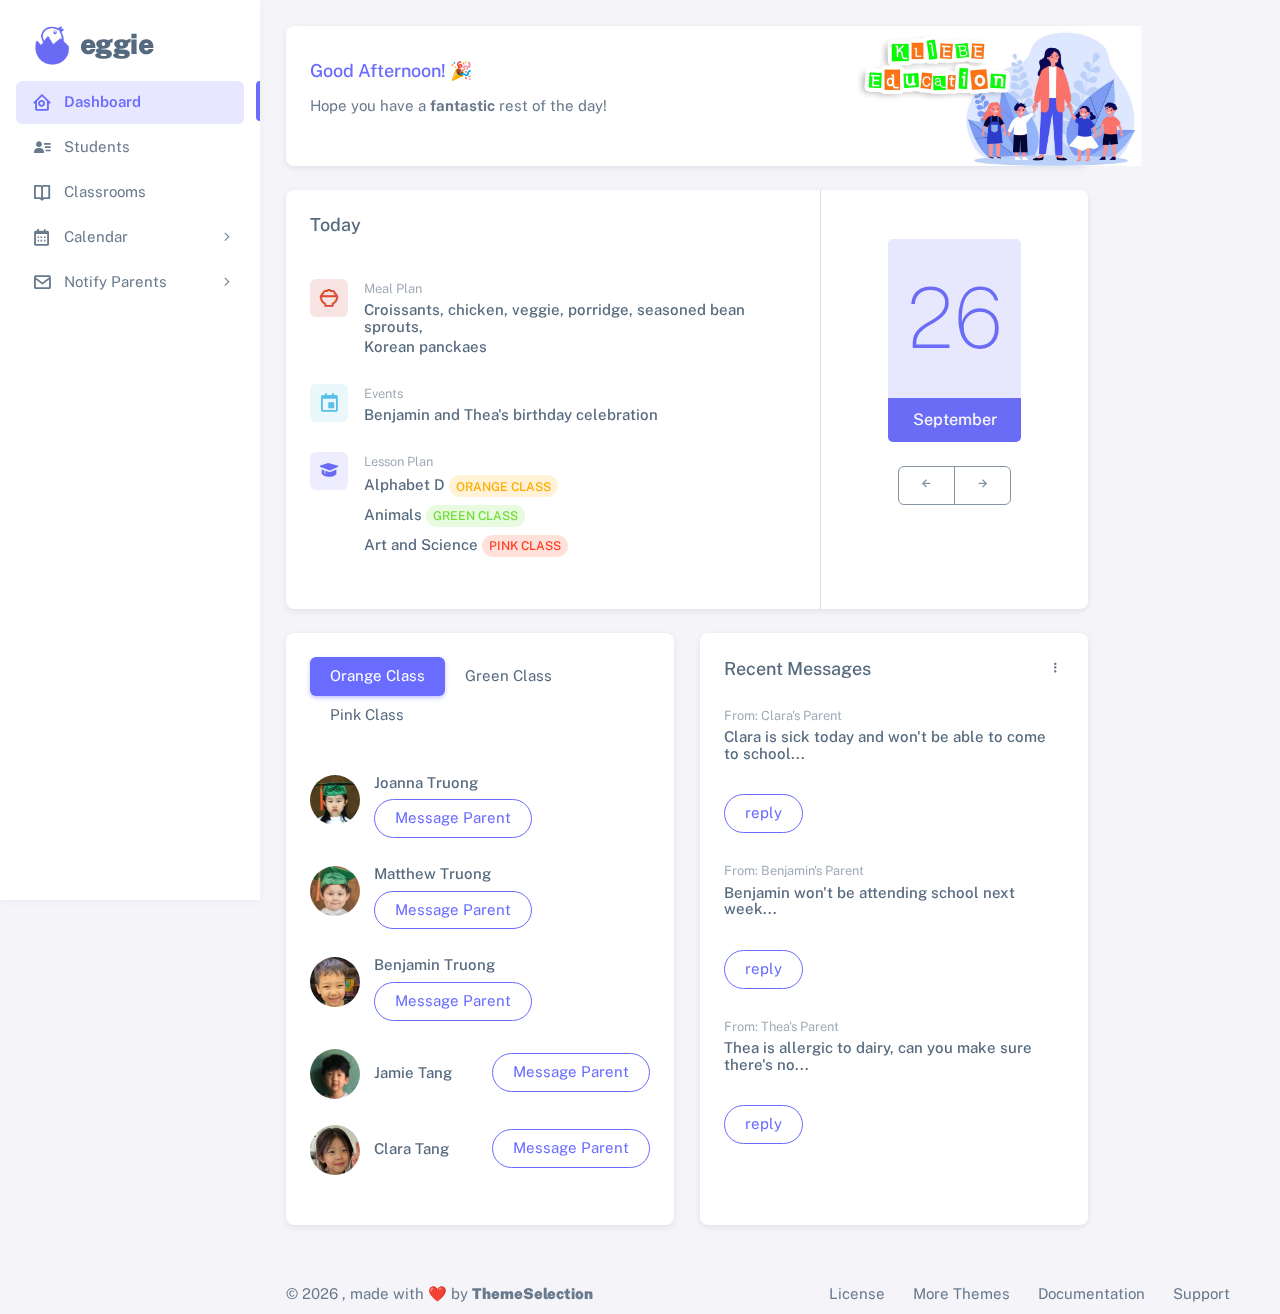
<file: index.html>
<!DOCTYPE html>

<!-- =========================================================
* Sneat - Bootstrap 5 HTML Admin Template - Pro | v1.0.0
==============================================================

* Product Page: https://themeselection.com/products/sneat-bootstrap-html-admin-template/
* Created by: ThemeSelection
* License: You must have a valid license purchased in order to legally use the theme for your project.
* Copyright ThemeSelection (https://themeselection.com)

=========================================================
 -->
<!-- beautify ignore:start -->
<html
  lang="en"
  class="light-style layout-menu-fixed"
  dir="ltr"
  data-theme="theme-default"
  data-assets-path="assets/"
  data-template="vertical-menu-template-free"
>
  <head>
    <meta charset="utf-8" />
    <meta
      name="viewport"
      content="width=device-width, initial-scale=1.0, user-scalable=no, minimum-scale=1.0, maximum-scale=1.0"
    />

    <title>Dashboard - Analytics | Sneat - Bootstrap 5 HTML Admin Template - Pro</title>

    <meta name="description" content="" />

    <!-- Favicon -->
    <link rel="icon" type="image/x-icon" href="assets/img/favicon/favicon.ico" />

    <!-- Fonts -->
    <link rel="preconnect" href="https://fonts.googleapis.com" />
    <link rel="preconnect" href="https://fonts.gstatic.com" crossorigin />
    <link
      href="https://fonts.googleapis.com/css2?family=Public+Sans:ital,wght@0,300;0,400;0,500;0,600;0,700;1,300;1,400;1,500;1,600;1,700&display=swap"
      rel="stylesheet"
    />

    <!-- Icons. Uncomment required icon fonts -->
    <!-- <link rel="stylesheet" href="assets/vendor/fonts/boxicons.css" /> -->
    <link href='https://unpkg.com/boxicons@2.1.4/css/boxicons.min.css' rel='stylesheet'>

    <!-- Core CSS -->
    <link rel="stylesheet" href="assets/vendor/css/core.css" class="template-customizer-core-css" />
    <link rel="stylesheet" href="assets/vendor/css/theme-default.css" class="template-customizer-theme-css" />
    <link rel="stylesheet" href="assets/css/demo.css" />

    <!-- Vendors CSS -->
    <link rel="stylesheet" href="assets/vendor/libs/perfect-scrollbar/perfect-scrollbar.css" />

    <link rel="stylesheet" href="assets/vendor/libs/apex-charts/apex-charts.css" />

    <!-- Page CSS -->

    <!-- Helpers -->
    <script src="assets/vendor/js/helpers.js"></script>

    <!--! Template customizer & Theme config files MUST be included after core stylesheets and helpers.js in the <head> section -->
    <!--? Config:  Mandatory theme config file contain global vars & default theme options, Set your preferred theme option in this file.  -->
    <script src="assets/js/config.js"></script>
  </head>

  <body>
    <!-- Layout wrapper -->
    <div class="layout-wrapper layout-content-navbar">
      <div class="layout-container">
        <!-- Menu -->

        <aside id="layout-menu" class="layout-menu menu-vertical menu bg-menu-theme">
          <div class="app-brand demo">
            <a href="index.html" class="app-brand-link">
              <span class="app-brand-logo demo">

                <img src="assets/img/icons/eggie-logo.png"
                height="45"
                alt="eggie-logo"/>
              </span>
              <span class="app-brand-text demo menu-text fw-bolder ms-2">Eggie</span>
            </a>

            <a href="javascript:void(0);" class="layout-menu-toggle menu-link text-large ms-auto d-block d-xl-none">
              <i class="bx bx-chevron-left bx-sm align-middle"></i>
            </a>
          </div>

          <div class="menu-inner-shadow"></div>

          <ul class="menu-inner py-1">
            <!-- Dashboard -->
            <li class="menu-item active">
              <a href="index.html" class="menu-link">
                <i class="menu-icon tf-icons bx bx-home-circle"></i>
                <div data-i18n="Analytics">Dashboard</div>
              </a>
            </li>

            <!-- Layouts -->
            <li class="menu-item">
              <a href="javascript:void(0);" class="menu-link">
                <i class="menu-icon tf-icons bx bxs-user-detail"></i>

                <div data-i18n="Students">Students</div>
              </a>
            </li>

            <li class="menu-item">
              <a href="javascript:void(0);" class="menu-link">
                <i class="menu-icon tf-icons bx bx-book-open"></i>

                <div data-i18n="Classrooms">Classrooms</div>
              </a>
            </li>
            <li class="menu-item">
              <a href="javascript:void(0);" class="menu-link menu-toggle">
                <i class="menu-icon tf-icons bx bx-calendar"></i>
                <div data-i18n="Events">Calendar</div>
              </a>
              <ul class="menu-sub">
                <li class="menu-item">
                  <a href="events.html" class="menu-link">
                    <div data-i18n="Basic">Events</div>
                  </a>
                </li>
                <li class="menu-item">
                  <a href="javascript:void(0);" class="menu-link">
                    <div data-i18n="Basic">Meal Plan</div>
                  </a>
                </li>
                <li class="menu-item">
                  <a href="javascript:void(0);" class="menu-link">
                    <div data-i18n="Basic">Class Plan</div>
                  </a>
                </li>
              </ul>
            </li>

            <li class="menu-item">
              <a href="javascript:void(0);" class="menu-link menu-toggle">
                <i class="menu-icon tf-icons bx bx-envelope"></i>
                <div data-i18n="Form Elements">Notify Parents</div>
              </a>
              <ul class="menu-sub">
                <li class="menu-item">
                  <a href="announcements.html" class="menu-link">
                    <div data-i18n="Basic Inputs">Announcements</div>
                  </a>
                </li>
                <li class="menu-item">
                  <a href="javascript:void(0);" class="menu-link">
                    <div data-i18n="Input groups">Events</div>
                  </a>
                </li>
                <li class="menu-item">
                  <a href="javascript:void(0);" class="menu-link">
                    <div data-i18n="Input groups">Meal Plan</div>
                  </a>
                </li>
              </ul>
            </li>



          </ul>
        </aside>
        <!-- / Menu -->

        <!-- Layout container -->
        <div class="layout-page">
          <!-- Navbar -->




          <!-- / Navbar -->

          <!-- Content wrapper -->
          <div class="content-wrapper">
            <!-- Content -->

            <div class="container-xxl flex-grow-1 container-p-y">
              <div class="row">
                <div class="col-lg-10 mb-4 order-0">
                  <div class="card">
                    <div class="d-flex align-items-end row">
                      <div class="col-sm-7">
                        <div class="card-body">
                          <h5 class="card-title text-primary">Good Afternoon! 🎉</h5>
                          <p class="mb-4">
                            Hope you have a <span class="fw-bold">fantastic</span> rest of the day!
                          </p>


                        </div>
                      </div>
                      <div class="col-sm-5 text-center text-sm-left">
                        <div class="pb-0 px-md-4">
                          <img
                            src="assets/img/illustrations/child-care.png"
                            height="140"
                            alt="View Badge User"

                          />
                        </div>
                      </div>
                    </div>
                  </div>
                </div>

                <!-- Total Revenue -->
                <div class="col-12 col-lg-10 order-2 order-md-3 order-lg-2 mb-4">
                  <div class="card">
                    <div class="row row-bordered g-0">
                      <div class="col-md-8">
                        <h5 class="card-header m-0 me-2 pb-3">Today</h5>
                        <div class="pt-1"></div>

                        <div class="card-body">
                          <ul class="p-0 m-0">
                            <li class="d-flex mb-4 pb-1">
                              <div class="avatar flex-shrink-0 me-3 rounded meal-icon event-icon">
                                <!-- <img src="assets/img/icons/unicons/paypal.png" alt="User" class="rounded" /> -->
                                <i class='bx bx-bowl-rice' ></i>
                              </div>
                              <div class="d-flex w-100 flex-wrap align-items-center justify-content-between gap-2">
                                <div class="me-2">
                                  <small class="text-muted d-block mb-1">Meal Plan</small>
                                  <h6 class="mb-0">Croissants, chicken, veggie, porridge, seasoned bean sprouts, </h6>
                                  <h6 class="mb-0 mt-1"> Korean panckaes</h6>
                                </div>

                              </div>
                            </li>

                            <li class="d-flex mb-4 pb-1">
                              <div class="avatar flex-shrink-0 me-3 rounded cal-icon event-icon">
                                <!-- <img src="assets/img/icons/unicons/paypal.png" alt="User" class="rounded" /> -->
                                <i class='bx bx-calendar-event' ></i>
                              </div>
                              <div class="d-flex w-100 flex-wrap align-items-center justify-content-between gap-2">
                                <div class="me-2">
                                  <small class="text-muted d-block mb-1">Events</small>
                                  <h6 class="mb-0">Benjamin and Thea's birthday celebration</h6>
                                </div>

                              </div>
                            </li>

                            <li class="d-flex mb-4 pb-1">
                              <div class="avatar flex-shrink-0 me-3 rounded school-icon event-icon">
                                <!-- <img src="assets/img/icons/unicons/paypal.png" alt="User" class="rounded" /> -->
                                <i class='bx bxs-graduation'></i>
                              </div>
                              <div class="d-flex w-100 flex-wrap align-items-center justify-content-between gap-2">
                                <div class="me-2">
                                  <small class="text-muted d-block mb-1">Lesson Plan</small>
                                  <h6 class="mb-0">Alphabet D <span class="badge rounded-pill bg-label-warning">Orange Class</span> </h6>
                                  <h6 class="mb-0 mt-2">Animals <span class="badge rounded-pill bg-label-success">Green Class</span> </h6>
                                  <h6 class="mb-0 mt-2">Art and Science <span class="badge rounded-pill bg-label-danger">Pink Class</span></h6>
                                </div>

                              </div>
                            </li>


                          </ul>
                        </div>
                      </div>
                      <div class="col-md-4">
                        <div class="card-body">
                          <div class="text-center">

                          </div>
                        </div>
                        <div class="text-center">
                          <div class="cal-unit">
                            <div class="cal-top">
                              26
                            </div>
                            <div class="cal-bottom">
                              September
                            </div>
                          </div>

                          <div class="btn-group mt-4" role="group" aria-label="Basic example">
                            <button type="button" class="btn btn-outline-secondary">
                              <i class='bx bx-left-arrow-alt'></i>
                            </button>
                            <button type="button" class="btn btn-outline-secondary">
                              <i class='bx bx-right-arrow-alt'></i>
                            </button>
                          </div>

                        </div>

                      </div>
                    </div>
                  </div>
                </div>
                <!--/ Total Revenue -->

              </div>



              <div class="row">

                <!-- Expense Overview -->
                <div class="col-md-6 col-lg-5 order-1 mb-4">
                  <div class="card h-100">
                    <div class="card-header">
                      <ul class="nav nav-pills" role="tablist">
                        <li class="nav-item">
                          <button
                            type="button"
                            class="nav-link active"
                            role="tab"
                            data-bs-toggle="tab"
                            data-bs-target="#navs-tabs-line-card-income"
                            aria-controls="navs-tabs-line-card-income"
                            aria-selected="true"
                          >
                            Orange Class
                          </button>
                        </li>
                        <li class="nav-item">
                          <button type="button" class="nav-link" role="tab">Green Class</button>
                        </li>
                        <li class="nav-item">
                          <button type="button" class="nav-link" role="tab">Pink Class</button>
                        </li>
                      </ul>
                    </div>

                    <div class="card-body pt-3">
                      <ul class="p-0 m-0">
                        <li class="d-flex mb-4 pb-1">
                          <div class="avatar avatar2 flex-shrink-0 me-3">
                            <img src="assets/img/avatars/joanna.jpg" alt="" class="w-px-50 h-auto rounded-circle">
                          </div>
                          <div class="d-flex w-100 flex-wrap align-items-center justify-content-between gap-2">
                            <div class="me-2">

                              <h6 class="mb-0">Joanna Truong</h6>
                            </div>
                            <div class="user-progress d-flex align-items-center gap-1">
                              <button type="button" class="btn rounded-pill btn-outline-primary">Message Parent</button>
                            </div>
                          </div>
                        </li>

                        <li class="d-flex mb-4 pb-1">
                          <div class="avatar avatar2 flex-shrink-0 me-3">
                            <img src="assets/img/avatars/matthew.jpg" alt="" class="w-px-50 h-auto rounded-circle">
                          </div>
                          <div class="d-flex w-100 flex-wrap align-items-center justify-content-between gap-2">
                            <div class="me-2">

                              <h6 class="mb-0">Matthew Truong</h6>
                            </div>
                            <div class="user-progress d-flex align-items-center gap-1">
                              <button type="button" class="btn rounded-pill btn-outline-primary">Message Parent</button>
                            </div>
                          </div>
                        </li>

                        <li class="d-flex mb-4 pb-1">
                          <div class="avatar avatar2 flex-shrink-0 me-3">
                            <img src="assets/img/avatars/benjamin2.jpg" alt="" class="w-px-50 h-auto rounded-circle">
                          </div>
                          <div class="d-flex w-100 flex-wrap align-items-center justify-content-between gap-2">
                            <div class="me-2">

                              <h6 class="mb-0">Benjamin Truong</h6>
                            </div>
                            <div class="user-progress d-flex align-items-center gap-1">
                              <button type="button" class="btn rounded-pill btn-outline-primary">Message Parent</button>
                            </div>
                          </div>
                        </li>

                        <li class="d-flex mb-4 pb-1">
                          <div class="avatar avatar2 flex-shrink-0 me-3">
                            <img src="assets/img/avatars/jamie.jpg" alt="" class="w-px-50 h-auto rounded-circle">
                          </div>
                          <div class="d-flex w-100 flex-wrap align-items-center justify-content-between gap-2">
                            <div class="me-2">

                              <h6 class="mb-0">Jamie Tang</h6>
                            </div>
                            <div class="user-progress d-flex align-items-center gap-1">
                              <button type="button" class="btn rounded-pill btn-outline-primary">Message Parent</button>
                            </div>
                          </div>
                        </li>

                        <li class="d-flex mb-4 pb-1">
                          <div class="avatar avatar2 flex-shrink-0 me-3">
                            <img src="assets/img/avatars/clara2.jpg" alt="" class="w-px-50 h-auto rounded-circle">
                          </div>
                          <div class="d-flex w-100 flex-wrap align-items-center justify-content-between gap-2">
                            <div class="me-2">

                              <h6 class="mb-0">Clara Tang</h6>
                            </div>
                            <div class="user-progress d-flex align-items-center gap-1">
                              <a href="announcements.html">
                              <button type="button" class="btn rounded-pill btn-outline-primary" href="announcements.html">Message Parent</button>
                            </a>
                            </div>
                          </div>
                        </li>
                      </ul>
                    </div>


                  </div>
                </div>
                <!--/ Expense Overview -->

                <!-- Transactions -->
                <div class="col-md-6 col-lg-5 order-2 mb-4">
                  <div class="card h-100">
                    <div class="card-header d-flex align-items-center justify-content-between">
                      <h5 class="card-title m-0 me-2">Recent Messages</h5>
                      <div class="dropdown">
                        <button
                          class="btn p-0"
                          type="button"
                          id="transactionID"
                          data-bs-toggle="dropdown"
                          aria-haspopup="true"
                          aria-expanded="false"
                        >
                          <i class="bx bx-dots-vertical-rounded"></i>
                        </button>
                        <div class="dropdown-menu dropdown-menu-end" aria-labelledby="transactionID">
                          <a class="dropdown-item" href="javascript:void(0);">All Recent</a>
                          <a class="dropdown-item" href="javascript:void(0);">Not yet replied</a>

                        </div>
                      </div>
                    </div>
                    <div class="card-body">
                      <ul class="p-0 m-0">
                        <li class="d-flex mb-4 pb-1">

                          <div class="d-flex w-100 flex-wrap align-items-center justify-content-between gap-2">
                            <div class="me-2">
                              <small class="text-muted d-block mb-1">From: Clara's Parent</small>
                              <h6 class="mb-0">Clara is sick today and won't be able to come to school...</h6>
                            </div>
                            <div class="user-progress d-flex align-items-center gap-1">
                              <button type="button" class="btn rounded-pill btn-outline-primary mt-4">reply</button>
                            </div>
                          </div>
                        </li>
                        <li class="d-flex mb-4 pb-1">

                          <div class="d-flex w-100 flex-wrap align-items-center justify-content-between gap-2">
                            <div class="me-2">
                              <small class="text-muted d-block mb-1">From: Benjamin's Parent</small>
                              <h6 class="mb-0">Benjamin won't be attending school next week...</h6>
                            </div>
                            <div class="user-progress d-flex align-items-center gap-1">
                              <button type="button" class="btn rounded-pill btn-outline-primary mt-4">reply</button>
                            </div>
                          </div>
                        </li>
                        <li class="d-flex mb-4 pb-1">

                          <div class="d-flex w-100 flex-wrap align-items-center justify-content-between gap-2">
                            <div class="me-2">
                              <small class="text-muted d-block mb-1">From: Thea's Parent</small>
                              <h6 class="mb-0">Thea is allergic to dairy, can you make sure there's no...</h6>
                            </div>
                            <div class="user-progress d-flex align-items-center gap-1">
                              <button type="button" class="btn rounded-pill btn-outline-primary mt-4">reply</button>
                            </div>
                          </div>
                        </li>

                      </ul>
                    </div>
                  </div>
                </div>
                <!--/ Transactions -->
              </div>
            </div>
            <!-- / Content -->

            <!-- Footer -->
            <footer class="content-footer footer bg-footer-theme">
              <div class="container-xxl d-flex flex-wrap justify-content-between py-2 flex-md-row flex-column">
                <div class="mb-2 mb-md-0">
                  ©
                  <script>
                    document.write(new Date().getFullYear());
                  </script>
                  , made with ❤️ by
                  <a href="https://themeselection.com" target="_blank" class="footer-link fw-bolder">ThemeSelection</a>
                </div>
                <div>
                  <a href="https://themeselection.com/license/" class="footer-link me-4" target="_blank">License</a>
                  <a href="https://themeselection.com/" target="_blank" class="footer-link me-4">More Themes</a>

                  <a
                    href="https://themeselection.com/demo/sneat-bootstrap-html-admin-template/documentation/"
                    target="_blank"
                    class="footer-link me-4"
                    >Documentation</a
                  >

                  <a
                    href="https://github.com/themeselection/sneat-html-admin-template-free/issues"
                    target="_blank"
                    class="footer-link me-4"
                    >Support</a
                  >
                </div>
              </div>
            </footer>
            <!-- / Footer -->

            <div class="content-backdrop fade"></div>
          </div>
          <!-- Content wrapper -->
        </div>
        <!-- / Layout page -->
      </div>

      <!-- Overlay -->
      <div class="layout-overlay layout-menu-toggle"></div>
    </div>
    <!-- / Layout wrapper -->



    <!-- Core JS -->
    <!-- build:js assets/vendor/js/core.js -->
    <script src="assets/vendor/libs/jquery/jquery.js"></script>
    <script src="assets/vendor/libs/popper/popper.js"></script>
    <script src="assets/vendor/js/bootstrap.js"></script>
    <script src="assets/vendor/libs/perfect-scrollbar/perfect-scrollbar.js"></script>

    <script src="assets/vendor/js/menu.js"></script>
    <!-- endbuild -->

    <!-- Vendors JS -->
    <script src="assets/vendor/libs/apex-charts/apexcharts.js"></script>

    <!-- Main JS -->
    <script src="assets/js/main.js"></script>

    <!-- Page JS -->
    <script src="assets/js/dashboards-analytics.js"></script>

    <!-- Place this tag in your head or just before your close body tag. -->
    <script async defer src="https://buttons.github.io/buttons.js"></script>
  </body>
</html>
</file>
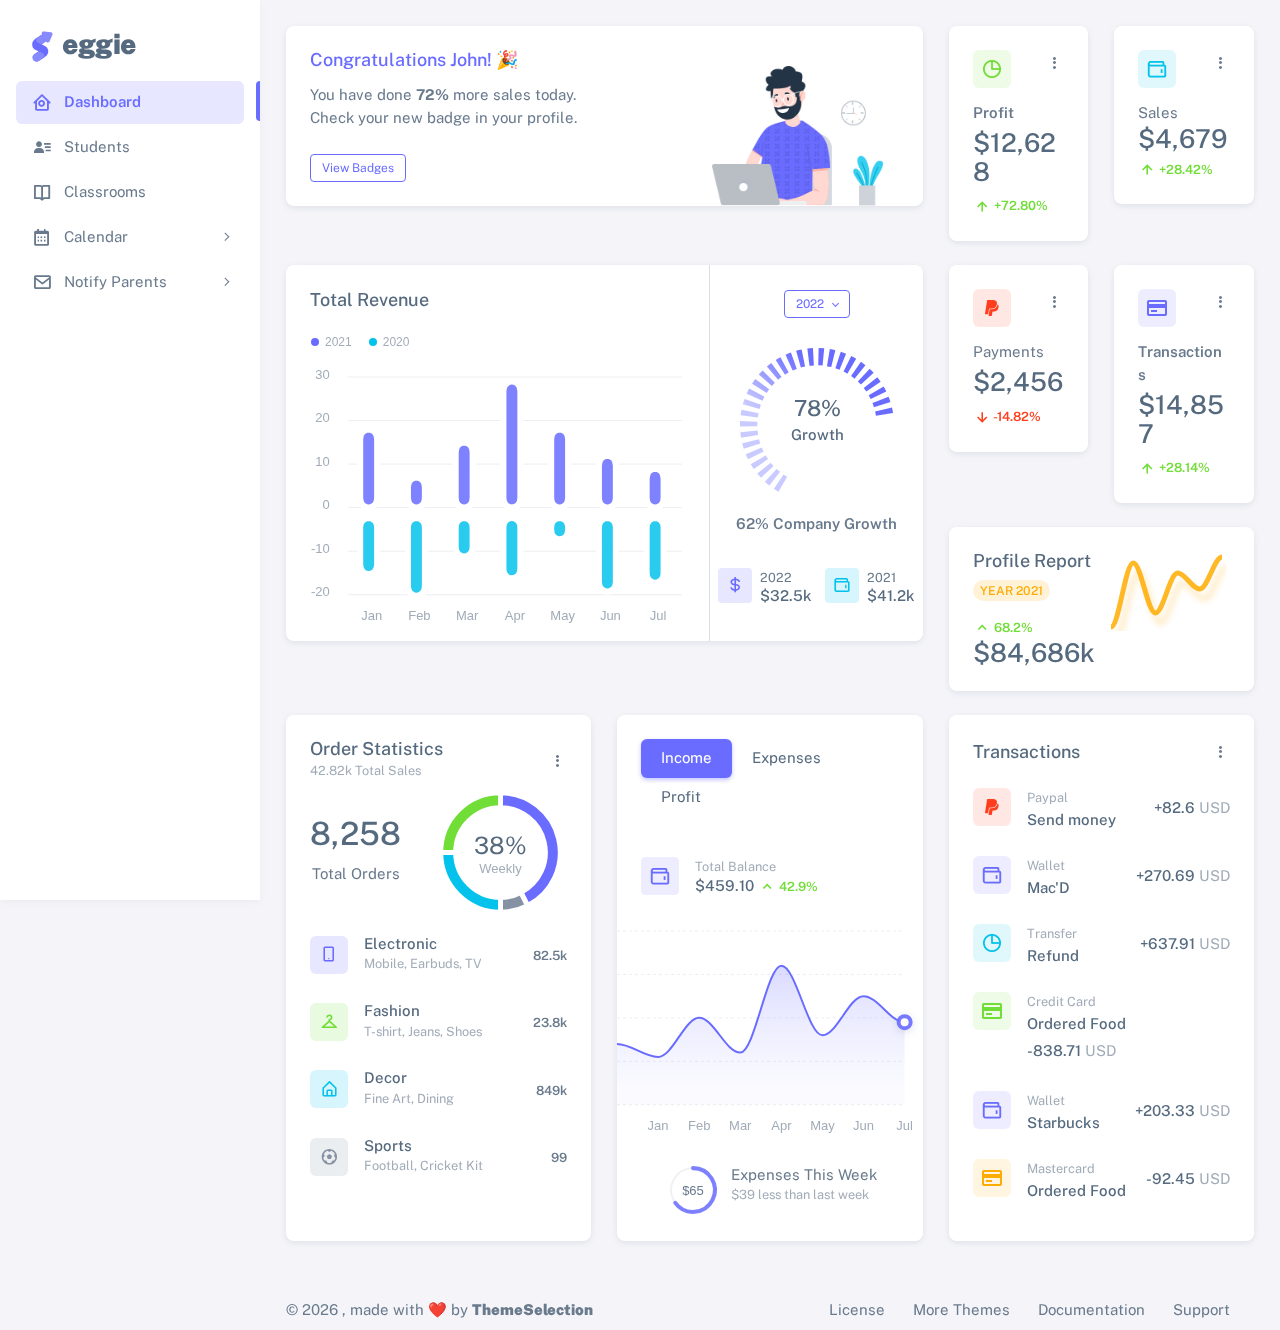
<file: html/index.html>
<!DOCTYPE html>

<!-- =========================================================
* Sneat - Bootstrap 5 HTML Admin Template - Pro | v1.0.0
==============================================================

* Product Page: https://themeselection.com/products/sneat-bootstrap-html-admin-template/
* Created by: ThemeSelection
* License: You must have a valid license purchased in order to legally use the theme for your project.
* Copyright ThemeSelection (https://themeselection.com)

=========================================================
 -->
<!-- beautify ignore:start -->
<html
  lang="en"
  class="light-style layout-menu-fixed"
  dir="ltr"
  data-theme="theme-default"
  data-assets-path="../assets/"
  data-template="vertical-menu-template-free"
>
  <head>
    <meta charset="utf-8" />
    <meta
      name="viewport"
      content="width=device-width, initial-scale=1.0, user-scalable=no, minimum-scale=1.0, maximum-scale=1.0"
    />

    <title>Dashboard - Analytics | Sneat - Bootstrap 5 HTML Admin Template - Pro</title>

    <meta name="description" content="" />

    <!-- Favicon -->
    <link rel="icon" type="image/x-icon" href="../assets/img/favicon/favicon.ico" />

    <!-- Fonts -->
    <link rel="preconnect" href="https://fonts.googleapis.com" />
    <link rel="preconnect" href="https://fonts.gstatic.com" crossorigin />
    <link
      href="https://fonts.googleapis.com/css2?family=Public+Sans:ital,wght@0,300;0,400;0,500;0,600;0,700;1,300;1,400;1,500;1,600;1,700&display=swap"
      rel="stylesheet"
    />

    <!-- Icons. Uncomment required icon fonts -->
    <link rel="stylesheet" href="../assets/vendor/fonts/boxicons.css" />

    <!-- Core CSS -->
    <link rel="stylesheet" href="../assets/vendor/css/core.css" class="template-customizer-core-css" />
    <link rel="stylesheet" href="../assets/vendor/css/theme-default.css" class="template-customizer-theme-css" />
    <link rel="stylesheet" href="../assets/css/demo.css" />

    <!-- Vendors CSS -->
    <link rel="stylesheet" href="../assets/vendor/libs/perfect-scrollbar/perfect-scrollbar.css" />

    <link rel="stylesheet" href="../assets/vendor/libs/apex-charts/apex-charts.css" />

    <!-- Page CSS -->

    <!-- Helpers -->
    <script src="../assets/vendor/js/helpers.js"></script>

    <!--! Template customizer & Theme config files MUST be included after core stylesheets and helpers.js in the <head> section -->
    <!--? Config:  Mandatory theme config file contain global vars & default theme options, Set your preferred theme option in this file.  -->
    <script src="../assets/js/config.js"></script>
  </head>

  <body>
    <!-- Layout wrapper -->
    <div class="layout-wrapper layout-content-navbar">
      <div class="layout-container">
        <!-- Menu -->

        <aside id="layout-menu" class="layout-menu menu-vertical menu bg-menu-theme">
          <div class="app-brand demo">
            <a href="index.html" class="app-brand-link">
              <span class="app-brand-logo demo">
                <svg
                  width="25"
                  viewBox="0 0 25 42"
                  version="1.1"
                  xmlns="http://www.w3.org/2000/svg"
                  xmlns:xlink="http://www.w3.org/1999/xlink"
                >
                  <defs>
                    <path
                      d="M13.7918663,0.358365126 L3.39788168,7.44174259 C0.566865006,9.69408886 -0.379795268,12.4788597 0.557900856,15.7960551 C0.68998853,16.2305145 1.09562888,17.7872135 3.12357076,19.2293357 C3.8146334,19.7207684 5.32369333,20.3834223 7.65075054,21.2172976 L7.59773219,21.2525164 L2.63468769,24.5493413 C0.445452254,26.3002124 0.0884951797,28.5083815 1.56381646,31.1738486 C2.83770406,32.8170431 5.20850219,33.2640127 7.09180128,32.5391577 C8.347334,32.0559211 11.4559176,30.0011079 16.4175519,26.3747182 C18.0338572,24.4997857 18.6973423,22.4544883 18.4080071,20.2388261 C17.963753,17.5346866 16.1776345,15.5799961 13.0496516,14.3747546 L10.9194936,13.4715819 L18.6192054,7.984237 L13.7918663,0.358365126 Z"
                      id="path-1"
                    ></path>
                    <path
                      d="M5.47320593,6.00457225 C4.05321814,8.216144 4.36334763,10.0722806 6.40359441,11.5729822 C8.61520715,12.571656 10.0999176,13.2171421 10.8577257,13.5094407 L15.5088241,14.433041 L18.6192054,7.984237 C15.5364148,3.11535317 13.9273018,0.573395879 13.7918663,0.358365126 C13.5790555,0.511491653 10.8061687,2.3935607 5.47320593,6.00457225 Z"
                      id="path-3"
                    ></path>
                    <path
                      d="M7.50063644,21.2294429 L12.3234468,23.3159332 C14.1688022,24.7579751 14.397098,26.4880487 13.008334,28.506154 C11.6195701,30.5242593 10.3099883,31.790241 9.07958868,32.3040991 C5.78142938,33.4346997 4.13234973,34 4.13234973,34 C4.13234973,34 2.75489982,33.0538207 2.37032616e-14,31.1614621 C-0.55822714,27.8186216 -0.55822714,26.0572515 -4.05231404e-15,25.8773518 C0.83734071,25.6075023 2.77988457,22.8248993 3.3049379,22.52991 C3.65497346,22.3332504 5.05353963,21.8997614 7.50063644,21.2294429 Z"
                      id="path-4"
                    ></path>
                    <path
                      d="M20.6,7.13333333 L25.6,13.8 C26.2627417,14.6836556 26.0836556,15.9372583 25.2,16.6 C24.8538077,16.8596443 24.4327404,17 24,17 L14,17 C12.8954305,17 12,16.1045695 12,15 C12,14.5672596 12.1403557,14.1461923 12.4,13.8 L17.4,7.13333333 C18.0627417,6.24967773 19.3163444,6.07059163 20.2,6.73333333 C20.3516113,6.84704183 20.4862915,6.981722 20.6,7.13333333 Z"
                      id="path-5"
                    ></path>
                  </defs>
                  <g id="g-app-brand" stroke="none" stroke-width="1" fill="none" fill-rule="evenodd">
                    <g id="Brand-Logo" transform="translate(-27.000000, -15.000000)">
                      <g id="Icon" transform="translate(27.000000, 15.000000)">
                        <g id="Mask" transform="translate(0.000000, 8.000000)">
                          <mask id="mask-2" fill="white">
                            <use xlink:href="#path-1"></use>
                          </mask>
                          <use fill="#696cff" xlink:href="#path-1"></use>
                          <g id="Path-3" mask="url(#mask-2)">
                            <use fill="#696cff" xlink:href="#path-3"></use>
                            <use fill-opacity="0.2" fill="#FFFFFF" xlink:href="#path-3"></use>
                          </g>
                          <g id="Path-4" mask="url(#mask-2)">
                            <use fill="#696cff" xlink:href="#path-4"></use>
                            <use fill-opacity="0.2" fill="#FFFFFF" xlink:href="#path-4"></use>
                          </g>
                        </g>
                        <g
                          id="Triangle"
                          transform="translate(19.000000, 11.000000) rotate(-300.000000) translate(-19.000000, -11.000000) "
                        >
                          <use fill="#696cff" xlink:href="#path-5"></use>
                          <use fill-opacity="0.2" fill="#FFFFFF" xlink:href="#path-5"></use>
                        </g>
                      </g>
                    </g>
                  </g>
                </svg>
              </span>
              <span class="app-brand-text demo menu-text fw-bolder ms-2">Eggie</span>
            </a>

            <a href="javascript:void(0);" class="layout-menu-toggle menu-link text-large ms-auto d-block d-xl-none">
              <i class="bx bx-chevron-left bx-sm align-middle"></i>
            </a>
          </div>

          <div class="menu-inner-shadow"></div>

          <ul class="menu-inner py-1">
            <!-- Dashboard -->
            <li class="menu-item active">
              <a href="index.html" class="menu-link">
                <i class="menu-icon tf-icons bx bx-home-circle"></i>
                <div data-i18n="Analytics">Dashboard</div>
              </a>
            </li>

            <!-- Layouts -->
            <li class="menu-item">
              <a href="javascript:void(0);" class="menu-link">
                <i class="menu-icon tf-icons bx bxs-user-detail"></i>

                <div data-i18n="Students">Students</div>
              </a>
            </li>

            <li class="menu-item">
              <a href="javascript:void(0);" class="menu-link">
                <i class="menu-icon tf-icons bx bx-book-open"></i>

                <div data-i18n="Classrooms">Classrooms</div>
              </a>
            </li>
            <li class="menu-item">
              <a href="javascript:void(0);" class="menu-link menu-toggle">
                <i class="menu-icon tf-icons bx bx-calendar"></i>
                <div data-i18n="Events">Calendar</div>
              </a>
              <ul class="menu-sub">
                <li class="menu-item">
                  <a href="events.html" class="menu-link">
                    <div data-i18n="Basic">Events</div>
                  </a>
                </li>
                <li class="menu-item">
                  <a href="auth-register-basic.html" class="menu-link">
                    <div data-i18n="Basic">Meal Plan</div>
                  </a>
                </li>
                <li class="menu-item">
                  <a href="auth-forgot-password-basic.html" class="menu-link">
                    <div data-i18n="Basic">Class Plan</div>
                  </a>
                </li>
              </ul>
            </li>

            <li class="menu-item">
              <a href="javascript:void(0);" class="menu-link menu-toggle">
                <i class="menu-icon tf-icons bx bx-envelope"></i>
                <div data-i18n="Form Elements">Notify Parents</div>
              </a>
              <ul class="menu-sub">
                <li class="menu-item">
                  <a href="announcements.html" class="menu-link">
                    <div data-i18n="Basic Inputs">Announcements</div>
                  </a>
                </li>
                <li class="menu-item">
                  <a href="forms-input-groups.html" class="menu-link">
                    <div data-i18n="Input groups">Events</div>
                  </a>
                </li>
                <li class="menu-item">
                  <a href="forms-input-groups.html" class="menu-link">
                    <div data-i18n="Input groups">Meal Plan</div>
                  </a>
                </li>
              </ul>
            </li>



          </ul>
        </aside>
        <!-- / Menu -->

        <!-- Layout container -->
        <div class="layout-page">
          <!-- Navbar -->




          <!-- / Navbar -->

          <!-- Content wrapper -->
          <div class="content-wrapper">
            <!-- Content -->

            <div class="container-xxl flex-grow-1 container-p-y">
              <div class="row">
                <div class="col-lg-8 mb-4 order-0">
                  <div class="card">
                    <div class="d-flex align-items-end row">
                      <div class="col-sm-7">
                        <div class="card-body">
                          <h5 class="card-title text-primary">Congratulations John! 🎉</h5>
                          <p class="mb-4">
                            You have done <span class="fw-bold">72%</span> more sales today. Check your new badge in
                            your profile.
                          </p>

                          <a href="javascript:;" class="btn btn-sm btn-outline-primary">View Badges</a>
                        </div>
                      </div>
                      <div class="col-sm-5 text-center text-sm-left">
                        <div class="card-body pb-0 px-0 px-md-4">
                          <img
                            src="../assets/img/illustrations/man-with-laptop-light.png"
                            height="140"
                            alt="View Badge User"
                            data-app-dark-img="illustrations/man-with-laptop-dark.png"
                            data-app-light-img="illustrations/man-with-laptop-light.png"
                          />
                        </div>
                      </div>
                    </div>
                  </div>
                </div>
                <div class="col-lg-4 col-md-4 order-1">
                  <div class="row">
                    <div class="col-lg-6 col-md-12 col-6 mb-4">
                      <div class="card">
                        <div class="card-body">
                          <div class="card-title d-flex align-items-start justify-content-between">
                            <div class="avatar flex-shrink-0">
                              <img
                                src="../assets/img/icons/unicons/chart-success.png"
                                alt="chart success"
                                class="rounded"
                              />
                            </div>
                            <div class="dropdown">
                              <button
                                class="btn p-0"
                                type="button"
                                id="cardOpt3"
                                data-bs-toggle="dropdown"
                                aria-haspopup="true"
                                aria-expanded="false"
                              >
                                <i class="bx bx-dots-vertical-rounded"></i>
                              </button>
                              <div class="dropdown-menu dropdown-menu-end" aria-labelledby="cardOpt3">
                                <a class="dropdown-item" href="javascript:void(0);">View More</a>
                                <a class="dropdown-item" href="javascript:void(0);">Delete</a>
                              </div>
                            </div>
                          </div>
                          <span class="fw-semibold d-block mb-1">Profit</span>
                          <h3 class="card-title mb-2">$12,628</h3>
                          <small class="text-success fw-semibold"><i class="bx bx-up-arrow-alt"></i> +72.80%</small>
                        </div>
                      </div>
                    </div>
                    <div class="col-lg-6 col-md-12 col-6 mb-4">
                      <div class="card">
                        <div class="card-body">
                          <div class="card-title d-flex align-items-start justify-content-between">
                            <div class="avatar flex-shrink-0">
                              <img
                                src="../assets/img/icons/unicons/wallet-info.png"
                                alt="Credit Card"
                                class="rounded"
                              />
                            </div>
                            <div class="dropdown">
                              <button
                                class="btn p-0"
                                type="button"
                                id="cardOpt6"
                                data-bs-toggle="dropdown"
                                aria-haspopup="true"
                                aria-expanded="false"
                              >
                                <i class="bx bx-dots-vertical-rounded"></i>
                              </button>
                              <div class="dropdown-menu dropdown-menu-end" aria-labelledby="cardOpt6">
                                <a class="dropdown-item" href="javascript:void(0);">View More</a>
                                <a class="dropdown-item" href="javascript:void(0);">Delete</a>
                              </div>
                            </div>
                          </div>
                          <span>Sales</span>
                          <h3 class="card-title text-nowrap mb-1">$4,679</h3>
                          <small class="text-success fw-semibold"><i class="bx bx-up-arrow-alt"></i> +28.42%</small>
                        </div>
                      </div>
                    </div>
                  </div>
                </div>
                <!-- Total Revenue -->
                <div class="col-12 col-lg-8 order-2 order-md-3 order-lg-2 mb-4">
                  <div class="card">
                    <div class="row row-bordered g-0">
                      <div class="col-md-8">
                        <h5 class="card-header m-0 me-2 pb-3">Total Revenue</h5>
                        <div id="totalRevenueChart" class="px-2"></div>
                      </div>
                      <div class="col-md-4">
                        <div class="card-body">
                          <div class="text-center">
                            <div class="dropdown">
                              <button
                                class="btn btn-sm btn-outline-primary dropdown-toggle"
                                type="button"
                                id="growthReportId"
                                data-bs-toggle="dropdown"
                                aria-haspopup="true"
                                aria-expanded="false"
                              >
                                2022
                              </button>
                              <div class="dropdown-menu dropdown-menu-end" aria-labelledby="growthReportId">
                                <a class="dropdown-item" href="javascript:void(0);">2021</a>
                                <a class="dropdown-item" href="javascript:void(0);">2020</a>
                                <a class="dropdown-item" href="javascript:void(0);">2019</a>
                              </div>
                            </div>
                          </div>
                        </div>
                        <div id="growthChart"></div>
                        <div class="text-center fw-semibold pt-3 mb-2">62% Company Growth</div>

                        <div class="d-flex px-xxl-4 px-lg-2 p-4 gap-xxl-3 gap-lg-1 gap-3 justify-content-between">
                          <div class="d-flex">
                            <div class="me-2">
                              <span class="badge bg-label-primary p-2"><i class="bx bx-dollar text-primary"></i></span>
                            </div>
                            <div class="d-flex flex-column">
                              <small>2022</small>
                              <h6 class="mb-0">$32.5k</h6>
                            </div>
                          </div>
                          <div class="d-flex">
                            <div class="me-2">
                              <span class="badge bg-label-info p-2"><i class="bx bx-wallet text-info"></i></span>
                            </div>
                            <div class="d-flex flex-column">
                              <small>2021</small>
                              <h6 class="mb-0">$41.2k</h6>
                            </div>
                          </div>
                        </div>
                      </div>
                    </div>
                  </div>
                </div>
                <!--/ Total Revenue -->
                <div class="col-12 col-md-8 col-lg-4 order-3 order-md-2">
                  <div class="row">
                    <div class="col-6 mb-4">
                      <div class="card">
                        <div class="card-body">
                          <div class="card-title d-flex align-items-start justify-content-between">
                            <div class="avatar flex-shrink-0">
                              <img src="../assets/img/icons/unicons/paypal.png" alt="Credit Card" class="rounded" />
                            </div>
                            <div class="dropdown">
                              <button
                                class="btn p-0"
                                type="button"
                                id="cardOpt4"
                                data-bs-toggle="dropdown"
                                aria-haspopup="true"
                                aria-expanded="false"
                              >
                                <i class="bx bx-dots-vertical-rounded"></i>
                              </button>
                              <div class="dropdown-menu dropdown-menu-end" aria-labelledby="cardOpt4">
                                <a class="dropdown-item" href="javascript:void(0);">View More</a>
                                <a class="dropdown-item" href="javascript:void(0);">Delete</a>
                              </div>
                            </div>
                          </div>
                          <span class="d-block mb-1">Payments</span>
                          <h3 class="card-title text-nowrap mb-2">$2,456</h3>
                          <small class="text-danger fw-semibold"><i class="bx bx-down-arrow-alt"></i> -14.82%</small>
                        </div>
                      </div>
                    </div>
                    <div class="col-6 mb-4">
                      <div class="card">
                        <div class="card-body">
                          <div class="card-title d-flex align-items-start justify-content-between">
                            <div class="avatar flex-shrink-0">
                              <img src="../assets/img/icons/unicons/cc-primary.png" alt="Credit Card" class="rounded" />
                            </div>
                            <div class="dropdown">
                              <button
                                class="btn p-0"
                                type="button"
                                id="cardOpt1"
                                data-bs-toggle="dropdown"
                                aria-haspopup="true"
                                aria-expanded="false"
                              >
                                <i class="bx bx-dots-vertical-rounded"></i>
                              </button>
                              <div class="dropdown-menu" aria-labelledby="cardOpt1">
                                <a class="dropdown-item" href="javascript:void(0);">View More</a>
                                <a class="dropdown-item" href="javascript:void(0);">Delete</a>
                              </div>
                            </div>
                          </div>
                          <span class="fw-semibold d-block mb-1">Transactions</span>
                          <h3 class="card-title mb-2">$14,857</h3>
                          <small class="text-success fw-semibold"><i class="bx bx-up-arrow-alt"></i> +28.14%</small>
                        </div>
                      </div>
                    </div>
                    <!-- </div>
    <div class="row"> -->
                    <div class="col-12 mb-4">
                      <div class="card">
                        <div class="card-body">
                          <div class="d-flex justify-content-between flex-sm-row flex-column gap-3">
                            <div class="d-flex flex-sm-column flex-row align-items-start justify-content-between">
                              <div class="card-title">
                                <h5 class="text-nowrap mb-2">Profile Report</h5>
                                <span class="badge bg-label-warning rounded-pill">Year 2021</span>
                              </div>
                              <div class="mt-sm-auto">
                                <small class="text-success text-nowrap fw-semibold"
                                  ><i class="bx bx-chevron-up"></i> 68.2%</small
                                >
                                <h3 class="mb-0">$84,686k</h3>
                              </div>
                            </div>
                            <div id="profileReportChart"></div>
                          </div>
                        </div>
                      </div>
                    </div>
                  </div>
                </div>
              </div>
              <div class="row">
                <!-- Order Statistics -->
                <div class="col-md-6 col-lg-4 col-xl-4 order-0 mb-4">
                  <div class="card h-100">
                    <div class="card-header d-flex align-items-center justify-content-between pb-0">
                      <div class="card-title mb-0">
                        <h5 class="m-0 me-2">Order Statistics</h5>
                        <small class="text-muted">42.82k Total Sales</small>
                      </div>
                      <div class="dropdown">
                        <button
                          class="btn p-0"
                          type="button"
                          id="orederStatistics"
                          data-bs-toggle="dropdown"
                          aria-haspopup="true"
                          aria-expanded="false"
                        >
                          <i class="bx bx-dots-vertical-rounded"></i>
                        </button>
                        <div class="dropdown-menu dropdown-menu-end" aria-labelledby="orederStatistics">
                          <a class="dropdown-item" href="javascript:void(0);">Select All</a>
                          <a class="dropdown-item" href="javascript:void(0);">Refresh</a>
                          <a class="dropdown-item" href="javascript:void(0);">Share</a>
                        </div>
                      </div>
                    </div>
                    <div class="card-body">
                      <div class="d-flex justify-content-between align-items-center mb-3">
                        <div class="d-flex flex-column align-items-center gap-1">
                          <h2 class="mb-2">8,258</h2>
                          <span>Total Orders</span>
                        </div>
                        <div id="orderStatisticsChart"></div>
                      </div>
                      <ul class="p-0 m-0">
                        <li class="d-flex mb-4 pb-1">
                          <div class="avatar flex-shrink-0 me-3">
                            <span class="avatar-initial rounded bg-label-primary"
                              ><i class="bx bx-mobile-alt"></i
                            ></span>
                          </div>
                          <div class="d-flex w-100 flex-wrap align-items-center justify-content-between gap-2">
                            <div class="me-2">
                              <h6 class="mb-0">Electronic</h6>
                              <small class="text-muted">Mobile, Earbuds, TV</small>
                            </div>
                            <div class="user-progress">
                              <small class="fw-semibold">82.5k</small>
                            </div>
                          </div>
                        </li>
                        <li class="d-flex mb-4 pb-1">
                          <div class="avatar flex-shrink-0 me-3">
                            <span class="avatar-initial rounded bg-label-success"><i class="bx bx-closet"></i></span>
                          </div>
                          <div class="d-flex w-100 flex-wrap align-items-center justify-content-between gap-2">
                            <div class="me-2">
                              <h6 class="mb-0">Fashion</h6>
                              <small class="text-muted">T-shirt, Jeans, Shoes</small>
                            </div>
                            <div class="user-progress">
                              <small class="fw-semibold">23.8k</small>
                            </div>
                          </div>
                        </li>
                        <li class="d-flex mb-4 pb-1">
                          <div class="avatar flex-shrink-0 me-3">
                            <span class="avatar-initial rounded bg-label-info"><i class="bx bx-home-alt"></i></span>
                          </div>
                          <div class="d-flex w-100 flex-wrap align-items-center justify-content-between gap-2">
                            <div class="me-2">
                              <h6 class="mb-0">Decor</h6>
                              <small class="text-muted">Fine Art, Dining</small>
                            </div>
                            <div class="user-progress">
                              <small class="fw-semibold">849k</small>
                            </div>
                          </div>
                        </li>
                        <li class="d-flex">
                          <div class="avatar flex-shrink-0 me-3">
                            <span class="avatar-initial rounded bg-label-secondary"
                              ><i class="bx bx-football"></i
                            ></span>
                          </div>
                          <div class="d-flex w-100 flex-wrap align-items-center justify-content-between gap-2">
                            <div class="me-2">
                              <h6 class="mb-0">Sports</h6>
                              <small class="text-muted">Football, Cricket Kit</small>
                            </div>
                            <div class="user-progress">
                              <small class="fw-semibold">99</small>
                            </div>
                          </div>
                        </li>
                      </ul>
                    </div>
                  </div>
                </div>
                <!--/ Order Statistics -->

                <!-- Expense Overview -->
                <div class="col-md-6 col-lg-4 order-1 mb-4">
                  <div class="card h-100">
                    <div class="card-header">
                      <ul class="nav nav-pills" role="tablist">
                        <li class="nav-item">
                          <button
                            type="button"
                            class="nav-link active"
                            role="tab"
                            data-bs-toggle="tab"
                            data-bs-target="#navs-tabs-line-card-income"
                            aria-controls="navs-tabs-line-card-income"
                            aria-selected="true"
                          >
                            Income
                          </button>
                        </li>
                        <li class="nav-item">
                          <button type="button" class="nav-link" role="tab">Expenses</button>
                        </li>
                        <li class="nav-item">
                          <button type="button" class="nav-link" role="tab">Profit</button>
                        </li>
                      </ul>
                    </div>
                    <div class="card-body px-0">
                      <div class="tab-content p-0">
                        <div class="tab-pane fade show active" id="navs-tabs-line-card-income" role="tabpanel">
                          <div class="d-flex p-4 pt-3">
                            <div class="avatar flex-shrink-0 me-3">
                              <img src="../assets/img/icons/unicons/wallet.png" alt="User" />
                            </div>
                            <div>
                              <small class="text-muted d-block">Total Balance</small>
                              <div class="d-flex align-items-center">
                                <h6 class="mb-0 me-1">$459.10</h6>
                                <small class="text-success fw-semibold">
                                  <i class="bx bx-chevron-up"></i>
                                  42.9%
                                </small>
                              </div>
                            </div>
                          </div>
                          <div id="incomeChart"></div>
                          <div class="d-flex justify-content-center pt-4 gap-2">
                            <div class="flex-shrink-0">
                              <div id="expensesOfWeek"></div>
                            </div>
                            <div>
                              <p class="mb-n1 mt-1">Expenses This Week</p>
                              <small class="text-muted">$39 less than last week</small>
                            </div>
                          </div>
                        </div>
                      </div>
                    </div>
                  </div>
                </div>
                <!--/ Expense Overview -->

                <!-- Transactions -->
                <div class="col-md-6 col-lg-4 order-2 mb-4">
                  <div class="card h-100">
                    <div class="card-header d-flex align-items-center justify-content-between">
                      <h5 class="card-title m-0 me-2">Transactions</h5>
                      <div class="dropdown">
                        <button
                          class="btn p-0"
                          type="button"
                          id="transactionID"
                          data-bs-toggle="dropdown"
                          aria-haspopup="true"
                          aria-expanded="false"
                        >
                          <i class="bx bx-dots-vertical-rounded"></i>
                        </button>
                        <div class="dropdown-menu dropdown-menu-end" aria-labelledby="transactionID">
                          <a class="dropdown-item" href="javascript:void(0);">Last 28 Days</a>
                          <a class="dropdown-item" href="javascript:void(0);">Last Month</a>
                          <a class="dropdown-item" href="javascript:void(0);">Last Year</a>
                        </div>
                      </div>
                    </div>
                    <div class="card-body">
                      <ul class="p-0 m-0">
                        <li class="d-flex mb-4 pb-1">
                          <div class="avatar flex-shrink-0 me-3">
                            <img src="../assets/img/icons/unicons/paypal.png" alt="User" class="rounded" />
                          </div>
                          <div class="d-flex w-100 flex-wrap align-items-center justify-content-between gap-2">
                            <div class="me-2">
                              <small class="text-muted d-block mb-1">Paypal</small>
                              <h6 class="mb-0">Send money</h6>
                            </div>
                            <div class="user-progress d-flex align-items-center gap-1">
                              <h6 class="mb-0">+82.6</h6>
                              <span class="text-muted">USD</span>
                            </div>
                          </div>
                        </li>
                        <li class="d-flex mb-4 pb-1">
                          <div class="avatar flex-shrink-0 me-3">
                            <img src="../assets/img/icons/unicons/wallet.png" alt="User" class="rounded" />
                          </div>
                          <div class="d-flex w-100 flex-wrap align-items-center justify-content-between gap-2">
                            <div class="me-2">
                              <small class="text-muted d-block mb-1">Wallet</small>
                              <h6 class="mb-0">Mac'D</h6>
                            </div>
                            <div class="user-progress d-flex align-items-center gap-1">
                              <h6 class="mb-0">+270.69</h6>
                              <span class="text-muted">USD</span>
                            </div>
                          </div>
                        </li>
                        <li class="d-flex mb-4 pb-1">
                          <div class="avatar flex-shrink-0 me-3">
                            <img src="../assets/img/icons/unicons/chart.png" alt="User" class="rounded" />
                          </div>
                          <div class="d-flex w-100 flex-wrap align-items-center justify-content-between gap-2">
                            <div class="me-2">
                              <small class="text-muted d-block mb-1">Transfer</small>
                              <h6 class="mb-0">Refund</h6>
                            </div>
                            <div class="user-progress d-flex align-items-center gap-1">
                              <h6 class="mb-0">+637.91</h6>
                              <span class="text-muted">USD</span>
                            </div>
                          </div>
                        </li>
                        <li class="d-flex mb-4 pb-1">
                          <div class="avatar flex-shrink-0 me-3">
                            <img src="../assets/img/icons/unicons/cc-success.png" alt="User" class="rounded" />
                          </div>
                          <div class="d-flex w-100 flex-wrap align-items-center justify-content-between gap-2">
                            <div class="me-2">
                              <small class="text-muted d-block mb-1">Credit Card</small>
                              <h6 class="mb-0">Ordered Food</h6>
                            </div>
                            <div class="user-progress d-flex align-items-center gap-1">
                              <h6 class="mb-0">-838.71</h6>
                              <span class="text-muted">USD</span>
                            </div>
                          </div>
                        </li>
                        <li class="d-flex mb-4 pb-1">
                          <div class="avatar flex-shrink-0 me-3">
                            <img src="../assets/img/icons/unicons/wallet.png" alt="User" class="rounded" />
                          </div>
                          <div class="d-flex w-100 flex-wrap align-items-center justify-content-between gap-2">
                            <div class="me-2">
                              <small class="text-muted d-block mb-1">Wallet</small>
                              <h6 class="mb-0">Starbucks</h6>
                            </div>
                            <div class="user-progress d-flex align-items-center gap-1">
                              <h6 class="mb-0">+203.33</h6>
                              <span class="text-muted">USD</span>
                            </div>
                          </div>
                        </li>
                        <li class="d-flex">
                          <div class="avatar flex-shrink-0 me-3">
                            <img src="../assets/img/icons/unicons/cc-warning.png" alt="User" class="rounded" />
                          </div>
                          <div class="d-flex w-100 flex-wrap align-items-center justify-content-between gap-2">
                            <div class="me-2">
                              <small class="text-muted d-block mb-1">Mastercard</small>
                              <h6 class="mb-0">Ordered Food</h6>
                            </div>
                            <div class="user-progress d-flex align-items-center gap-1">
                              <h6 class="mb-0">-92.45</h6>
                              <span class="text-muted">USD</span>
                            </div>
                          </div>
                        </li>
                      </ul>
                    </div>
                  </div>
                </div>
                <!--/ Transactions -->
              </div>
            </div>
            <!-- / Content -->

            <!-- Footer -->
            <footer class="content-footer footer bg-footer-theme">
              <div class="container-xxl d-flex flex-wrap justify-content-between py-2 flex-md-row flex-column">
                <div class="mb-2 mb-md-0">
                  ©
                  <script>
                    document.write(new Date().getFullYear());
                  </script>
                  , made with ❤️ by
                  <a href="https://themeselection.com" target="_blank" class="footer-link fw-bolder">ThemeSelection</a>
                </div>
                <div>
                  <a href="https://themeselection.com/license/" class="footer-link me-4" target="_blank">License</a>
                  <a href="https://themeselection.com/" target="_blank" class="footer-link me-4">More Themes</a>

                  <a
                    href="https://themeselection.com/demo/sneat-bootstrap-html-admin-template/documentation/"
                    target="_blank"
                    class="footer-link me-4"
                    >Documentation</a
                  >

                  <a
                    href="https://github.com/themeselection/sneat-html-admin-template-free/issues"
                    target="_blank"
                    class="footer-link me-4"
                    >Support</a
                  >
                </div>
              </div>
            </footer>
            <!-- / Footer -->

            <div class="content-backdrop fade"></div>
          </div>
          <!-- Content wrapper -->
        </div>
        <!-- / Layout page -->
      </div>

      <!-- Overlay -->
      <div class="layout-overlay layout-menu-toggle"></div>
    </div>
    <!-- / Layout wrapper -->



    <!-- Core JS -->
    <!-- build:js assets/vendor/js/core.js -->
    <script src="../assets/vendor/libs/jquery/jquery.js"></script>
    <script src="../assets/vendor/libs/popper/popper.js"></script>
    <script src="../assets/vendor/js/bootstrap.js"></script>
    <script src="../assets/vendor/libs/perfect-scrollbar/perfect-scrollbar.js"></script>

    <script src="../assets/vendor/js/menu.js"></script>
    <!-- endbuild -->

    <!-- Vendors JS -->
    <script src="../assets/vendor/libs/apex-charts/apexcharts.js"></script>

    <!-- Main JS -->
    <script src="../assets/js/main.js"></script>

    <!-- Page JS -->
    <script src="../assets/js/dashboards-analytics.js"></script>

    <!-- Place this tag in your head or just before your close body tag. -->
    <script async defer src="https://buttons.github.io/buttons.js"></script>
  </body>
</html>
</file>
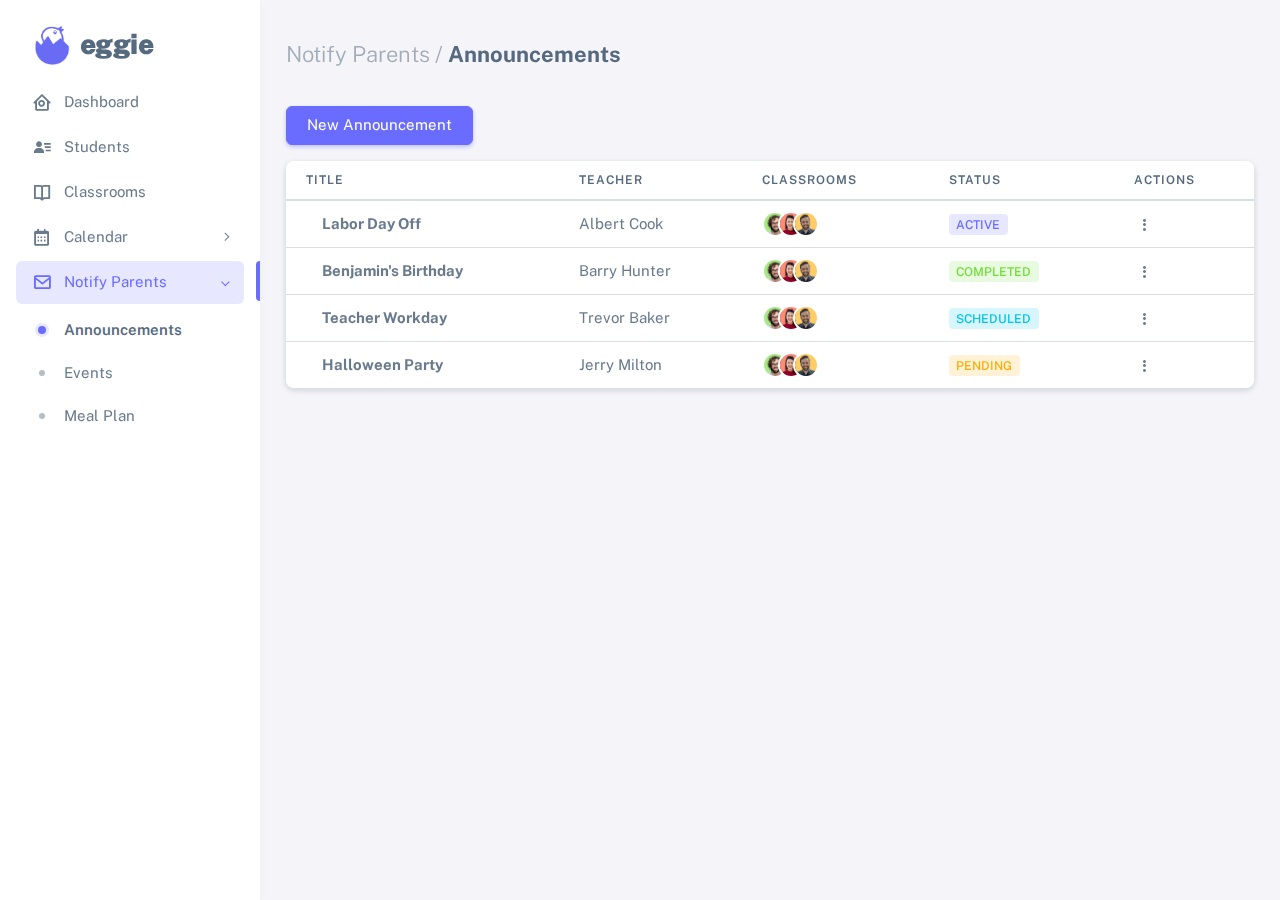
<file: announcements.html>
<!DOCTYPE html>

<!-- =========================================================
* Sneat - Bootstrap 5 HTML Admin Template - Pro | v1.0.0
==============================================================

* Product Page: https://themeselection.com/products/sneat-bootstrap-html-admin-template/
* Created by: ThemeSelection
* License: You must have a valid license purchased in order to legally use the theme for your project.
* Copyright ThemeSelection (https://themeselection.com)

=========================================================
 -->
<!-- beautify ignore:start -->
<html
  lang="en"
  class="light-style layout-menu-fixed"
  dir="ltr"
  data-theme="theme-default"
  data-assets-path="assets/"
  data-template="vertical-menu-template-free"
>
  <head>
    <meta charset="utf-8" />
    <meta
      name="viewport"
      content="width=device-width, initial-scale=1.0, user-scalable=no, minimum-scale=1.0, maximum-scale=1.0"
    />

    <title>Basic Inputs - Forms | Sneat - Bootstrap 5 HTML Admin Template - Pro</title>

    <meta name="description" content="" />

    <!-- Favicon -->
    <link rel="icon" type="image/x-icon" href="assets/img/favicon/favicon.ico" />

    <!-- Fonts -->
    <link rel="preconnect" href="https://fonts.googleapis.com" />
    <link rel="preconnect" href="https://fonts.gstatic.com" crossorigin />
    <link
      href="https://fonts.googleapis.com/css2?family=Public+Sans:ital,wght@0,300;0,400;0,500;0,600;0,700;1,300;1,400;1,500;1,600;1,700&display=swap"
      rel="stylesheet"
    />

    <!-- Icons. Uncomment required icon fonts -->
    <link rel="stylesheet" href="assets/vendor/fonts/boxicons.css" />

    <!-- Core CSS -->
    <link rel="stylesheet" href="assets/vendor/css/core.css" class="template-customizer-core-css" />
    <link rel="stylesheet" href="assets/vendor/css/theme-default.css" class="template-customizer-theme-css" />
    <link rel="stylesheet" href="assets/css/demo.css" />

    <!-- Vendors CSS -->
    <link rel="stylesheet" href="assets/vendor/libs/perfect-scrollbar/perfect-scrollbar.css" />

    <!-- Page CSS -->

    <!-- Helpers -->
    <script src="assets/vendor/js/helpers.js"></script>

    <!--! Template customizer & Theme config files MUST be included after core stylesheets and helpers.js in the <head> section -->
    <!--? Config:  Mandatory theme config file contain global vars & default theme options, Set your preferred theme option in this file.  -->
    <script src="assets/js/config.js"></script>
  </head>

  <body>
    <!-- Layout wrapper -->
    <div class="layout-wrapper layout-content-navbar">
      <div class="layout-container">
        <!-- Menu -->

        <aside id="layout-menu" class="layout-menu menu-vertical menu bg-menu-theme">
          <div class="app-brand demo">
            <a href="index.html" class="app-brand-link">
              <span class="app-brand-logo demo">

                <img src="assets/img/icons/eggie-logo.png"
                height="45"
                alt="eggie-logo"/>
              </span>
              <span class="app-brand-text demo menu-text fw-bolder ms-2">Eggie</span>
            </a>

            <a href="javascript:void(0);" class="layout-menu-toggle menu-link text-large ms-auto d-block d-xl-none">
              <i class="bx bx-chevron-left bx-sm align-middle"></i>
            </a>
          </div>

          <div class="menu-inner-shadow"></div>

          <ul class="menu-inner py-1">
            <!-- Dashboard -->
            <li class="menu-item">
              <a href="index.html" class="menu-link">
                <i class="menu-icon tf-icons bx bx-home-circle"></i>
                <div data-i18n="Analytics">Dashboard</div>
              </a>
            </li>

            <!-- Layouts -->
            <li class="menu-item">
              <a href="javascript:void(0);" class="menu-link">
                <i class="menu-icon tf-icons bx bxs-user-detail"></i>

                <div data-i18n="Students">Students</div>
              </a>
            </li>

            <li class="menu-item">
              <a href="javascript:void(0);" class="menu-link">
                <i class="menu-icon tf-icons bx bx-book-open"></i>

                <div data-i18n="Classrooms">Classrooms</div>
              </a>
            </li>
            <li class="menu-item">
              <a href="javascript:void(0);" class="menu-link menu-toggle">
                <i class="menu-icon tf-icons bx bx-calendar"></i>
                <div data-i18n="Events">Calendar</div>
              </a>
              <ul class="menu-sub">
                <li class="menu-item">
                  <a href="events.html" class="menu-link">
                    <div data-i18n="Basic">Events</div>
                  </a>
                </li>
                <li class="menu-item">
                  <a href="javascript:void(0);" class="menu-link">
                    <div data-i18n="Basic">Meal Plan</div>
                  </a>
                </li>
                <li class="menu-item">
                  <a href="javascript:void(0);" class="menu-link">
                    <div data-i18n="Basic">Class Plan</div>
                  </a>
                </li>
              </ul>
            </li>

            <li class="menu-item active open">
              <a href="javascript:void(0);" class="menu-link menu-toggle">
                <i class="menu-icon tf-icons bx bx-envelope"></i>
                <div data-i18n="Form Elements">Notify Parents</div>
              </a>
              <ul class="menu-sub">
                <li class="menu-item active">
                  <a href="announcements.html" class="menu-link">
                    <div data-i18n="Basic Inputs">Announcements</div>
                  </a>
                </li>
                <li class="menu-item">
                  <a href="javascript:void(0);" class="menu-link">
                    <div data-i18n="Input groups">Events</div>
                  </a>
                </li>
                <li class="menu-item">
                  <a href="javascript:void(0);" class="menu-link">
                    <div data-i18n="Input groups">Meal Plan</div>
                  </a>
                </li>
              </ul>
            </li>



          </ul>
        </aside>
        <!-- / Menu -->

        <!-- Layout container -->
        <div class="layout-page">
          <!-- Navbar -->



          <!-- / Navbar -->

          <!-- Content wrapper -->
          <div class="content-wrapper">
            <!-- Content -->

            <div class="container-xxl flex-grow-1 container-p-y">
              <h4 class="fw-bold py-3 mb-4"><span class="text-muted fw-light">Notify Parents /</span> Announcements</h4>

              <div class="row">
              </div>
              <div class="row">
                <div class="col align-self-end mb-3">
                  <a href="new_announcements.html" class="btn btn-primary text-white">New Announcement</a>
                </div>
                <div class="col-md-12">
                  <div class="card mb-4">

                    <!-- Basic Bootstrap Table -->
                    <div class="card">
                      <div class="table-responsive text-nowrap">
                        <table class="table">
                          <thead>
                            <tr>
                              <th>Title</th>
                              <th>Teacher</th>
                              <th>Classrooms</th>
                              <th>Status</th>
                              <th>Actions</th>
                            </tr>
                          </thead>
                          <tbody class="table-border-bottom-0">
                            <tr>
                              <td><i class="fab fa-angular fa-lg text-danger
                              me-3"></i> <strong>Labor Day Off</strong></td>
                              <td>Albert Cook</td>
                              <td>
                                <ul class="list-unstyled users-list m-0 avatar-group d-flex align-items-center">
                                  <li
                                    data-bs-toggle="tooltip"
                                    data-popup="tooltip-custom"
                                    data-bs-placement="top"
                                    class="avatar avatar-xs pull-up"
                                    title="Lilian Fuller"
                                  >
                                    <img src="assets/img/avatars/5.png" alt="Avatar" class="rounded-circle" />
                                  </li>
                                  <li
                                    data-bs-toggle="tooltip"
                                    data-popup="tooltip-custom"
                                    data-bs-placement="top"
                                    class="avatar avatar-xs pull-up"
                                    title="Sophia Wilkerson"
                                  >
                                    <img src="assets/img/avatars/6.png" alt="Avatar" class="rounded-circle" />
                                  </li>
                                  <li
                                    data-bs-toggle="tooltip"
                                    data-popup="tooltip-custom"
                                    data-bs-placement="top"
                                    class="avatar avatar-xs pull-up"
                                    title="Christina Parker"
                                  >
                                    <img src="assets/img/avatars/7.png" alt="Avatar" class="rounded-circle" />
                                  </li>
                                </ul>
                              </td>
                              <td><span class="badge bg-label-primary me-1">Active</span></td>
                              <td>
                                <div class="dropdown">
                                  <button type="button" class="btn p-0 dropdown-toggle hide-arrow" data-bs-toggle="dropdown">
                                    <i class="bx bx-dots-vertical-rounded"></i>
                                  </button>
                                  <div class="dropdown-menu">
                                    <a class="dropdown-item" href="javascript:void(0);"
                                      ><i class="bx bx-edit-alt me-1"></i> Edit</a
                                    >
                                    <a class="dropdown-item" href="javascript:void(0);"
                                      ><i class="bx bx-trash me-1"></i> Delete</a
                                    >
                                  </div>
                                </div>
                              </td>
                            </tr>
                            <tr>
                              <td><i class="fab fa-react fa-lg text-info
                              me-3"></i> <strong>Benjamin's Birthday</strong></td>
                              <td>Barry Hunter</td>
                              <td>
                                <ul class="list-unstyled users-list m-0 avatar-group d-flex align-items-center">
                                  <li
                                    data-bs-toggle="tooltip"
                                    data-popup="tooltip-custom"
                                    data-bs-placement="top"
                                    class="avatar avatar-xs pull-up"
                                    title="Lilian Fuller"
                                  >
                                    <img src="assets/img/avatars/5.png" alt="Avatar" class="rounded-circle" />
                                  </li>
                                  <li
                                    data-bs-toggle="tooltip"
                                    data-popup="tooltip-custom"
                                    data-bs-placement="top"
                                    class="avatar avatar-xs pull-up"
                                    title="Sophia Wilkerson"
                                  >
                                    <img src="assets/img/avatars/6.png" alt="Avatar" class="rounded-circle" />
                                  </li>
                                  <li
                                    data-bs-toggle="tooltip"
                                    data-popup="tooltip-custom"
                                    data-bs-placement="top"
                                    class="avatar avatar-xs pull-up"
                                    title="Christina Parker"
                                  >
                                    <img src="assets/img/avatars/7.png" alt="Avatar" class="rounded-circle" />
                                  </li>
                                </ul>
                              </td>
                              <td><span class="badge bg-label-success me-1">Completed</span></td>
                              <td>
                                <div class="dropdown">
                                  <button type="button" class="btn p-0 dropdown-toggle hide-arrow" data-bs-toggle="dropdown">
                                    <i class="bx bx-dots-vertical-rounded"></i>
                                  </button>
                                  <div class="dropdown-menu">
                                    <a class="dropdown-item" href="javascript:void(0);"
                                      ><i class="bx bx-edit-alt me-2"></i> Edit</a
                                    >
                                    <a class="dropdown-item" href="javascript:void(0);"
                                      ><i class="bx bx-trash me-2"></i> Delete</a
                                    >
                                  </div>
                                </div>
                              </td>
                            </tr>
                            <tr>
                              <td><i class="fab fa-vuejs fa-lg text-success
                              me-3"></i> <strong>Teacher Workday</strong></td>
                              <td>Trevor Baker</td>
                              <td>
                                <ul class="list-unstyled users-list m-0 avatar-group d-flex align-items-center">
                                  <li
                                    data-bs-toggle="tooltip"
                                    data-popup="tooltip-custom"
                                    data-bs-placement="top"
                                    class="avatar avatar-xs pull-up"
                                    title="Lilian Fuller"
                                  >
                                    <img src="assets/img/avatars/5.png" alt="Avatar" class="rounded-circle" />
                                  </li>
                                  <li
                                    data-bs-toggle="tooltip"
                                    data-popup="tooltip-custom"
                                    data-bs-placement="top"
                                    class="avatar avatar-xs pull-up"
                                    title="Sophia Wilkerson"
                                  >
                                    <img src="assets/img/avatars/6.png" alt="Avatar" class="rounded-circle" />
                                  </li>
                                  <li
                                    data-bs-toggle="tooltip"
                                    data-popup="tooltip-custom"
                                    data-bs-placement="top"
                                    class="avatar avatar-xs pull-up"
                                    title="Christina Parker"
                                  >
                                    <img src="assets/img/avatars/7.png" alt="Avatar" class="rounded-circle" />
                                  </li>
                                </ul>
                              </td>
                              <td><span class="badge bg-label-info me-1">Scheduled</span></td>
                              <td>
                                <div class="dropdown">
                                  <button type="button" class="btn p-0 dropdown-toggle hide-arrow" data-bs-toggle="dropdown">
                                    <i class="bx bx-dots-vertical-rounded"></i>
                                  </button>
                                  <div class="dropdown-menu">
                                    <a class="dropdown-item" href="javascript:void(0);"
                                      ><i class="bx bx-edit-alt me-2"></i> Edit</a
                                    >
                                    <a class="dropdown-item" href="javascript:void(0);"
                                      ><i class="bx bx-trash me-2"></i> Delete</a
                                    >
                                  </div>
                                </div>
                              </td>
                            </tr>
                            <tr>
                              <td>
                                <i class="fab fa-bootstrap fa-lg text-primary
                                me-3"></i> <strong>Halloween Party</strong>
                              </td>
                              <td>Jerry Milton</td>
                              <td>
                                <ul class="list-unstyled users-list m-0 avatar-group d-flex align-items-center">
                                  <li
                                    data-bs-toggle="tooltip"
                                    data-popup="tooltip-custom"
                                    data-bs-placement="top"
                                    class="avatar avatar-xs pull-up"
                                    title="Lilian Fuller"
                                  >
                                    <img src="assets/img/avatars/5.png" alt="Avatar" class="rounded-circle" />
                                  </li>
                                  <li
                                    data-bs-toggle="tooltip"
                                    data-popup="tooltip-custom"
                                    data-bs-placement="top"
                                    class="avatar avatar-xs pull-up"
                                    title="Sophia Wilkerson"
                                  >
                                    <img src="assets/img/avatars/6.png" alt="Avatar" class="rounded-circle" />
                                  </li>
                                  <li
                                    data-bs-toggle="tooltip"
                                    data-popup="tooltip-custom"
                                    data-bs-placement="top"
                                    class="avatar avatar-xs pull-up"
                                    title="Christina Parker"
                                  >
                                    <img src="assets/img/avatars/7.png" alt="Avatar" class="rounded-circle" />
                                  </li>
                                </ul>
                              </td>
                              <td><span class="badge bg-label-warning me-1">Pending</span></td>
                              <td>
                                <div class="dropdown">
                                  <button type="button" class="btn p-0 dropdown-toggle hide-arrow" data-bs-toggle="dropdown">
                                    <i class="bx bx-dots-vertical-rounded"></i>
                                  </button>
                                  <div class="dropdown-menu">
                                    <a class="dropdown-item" href="javascript:void(0);"
                                      ><i class="bx bx-edit-alt me-2"></i> Edit</a
                                    >
                                    <a class="dropdown-item" href="javascript:void(0);"
                                      ><i class="bx bx-trash me-2"></i> Delete</a
                                    >
                                  </div>
                                </div>
                              </td>
                            </tr>
                          </tbody>
                        </table>
                      </div>
                    </div>
                    <!--/ Basic Bootstrap Table -->

                  </div>
                </div>







              </div>
            </div>
            <!-- / Content -->

            <!-- Footer -->

            <!-- / Footer -->

            <div class="content-backdrop fade"></div>
          </div>
          <!-- Content wrapper -->
        </div>
        <!-- / Layout page -->
      </div>

      <!-- Overlay -->
      <div class="layout-overlay layout-menu-toggle"></div>
    </div>
    <!-- / Layout wrapper -->

    <!-- Core JS -->
    <!-- build:js assets/vendor/js/core.js -->
    <script src="assets/vendor/libs/jquery/jquery.js"></script>
    <script src="assets/vendor/libs/popper/popper.js"></script>
    <script src="assets/vendor/js/bootstrap.js"></script>
    <script src="assets/vendor/libs/perfect-scrollbar/perfect-scrollbar.js"></script>

    <script src="assets/vendor/js/menu.js"></script>
    <!-- endbuild -->

    <!-- Vendors JS -->

    <!-- Main JS -->
    <script src="assets/js/main.js"></script>

    <!-- Page JS -->

    <script src="assets/js/form-basic-inputs.js"></script>

    <script>
    $('#inlineCheckbox2-g').click(function(){
      if ($('#inlineCheckbox2-g').is(":checked")){
        $('#html5-text-input').val('Clara Tang, Jamie, Tang, Joanna Troung, Matthew Troung, Benjamin Troung');
      }else{
        $('#html5-text-input').val('Clara Tang');
      }


    });
    </script>

    <!-- Place this tag in your head or just before your close body tag. -->
    <script async defer src="https://buttons.github.io/buttons.js"></script>
  </body>
</html>
</file>
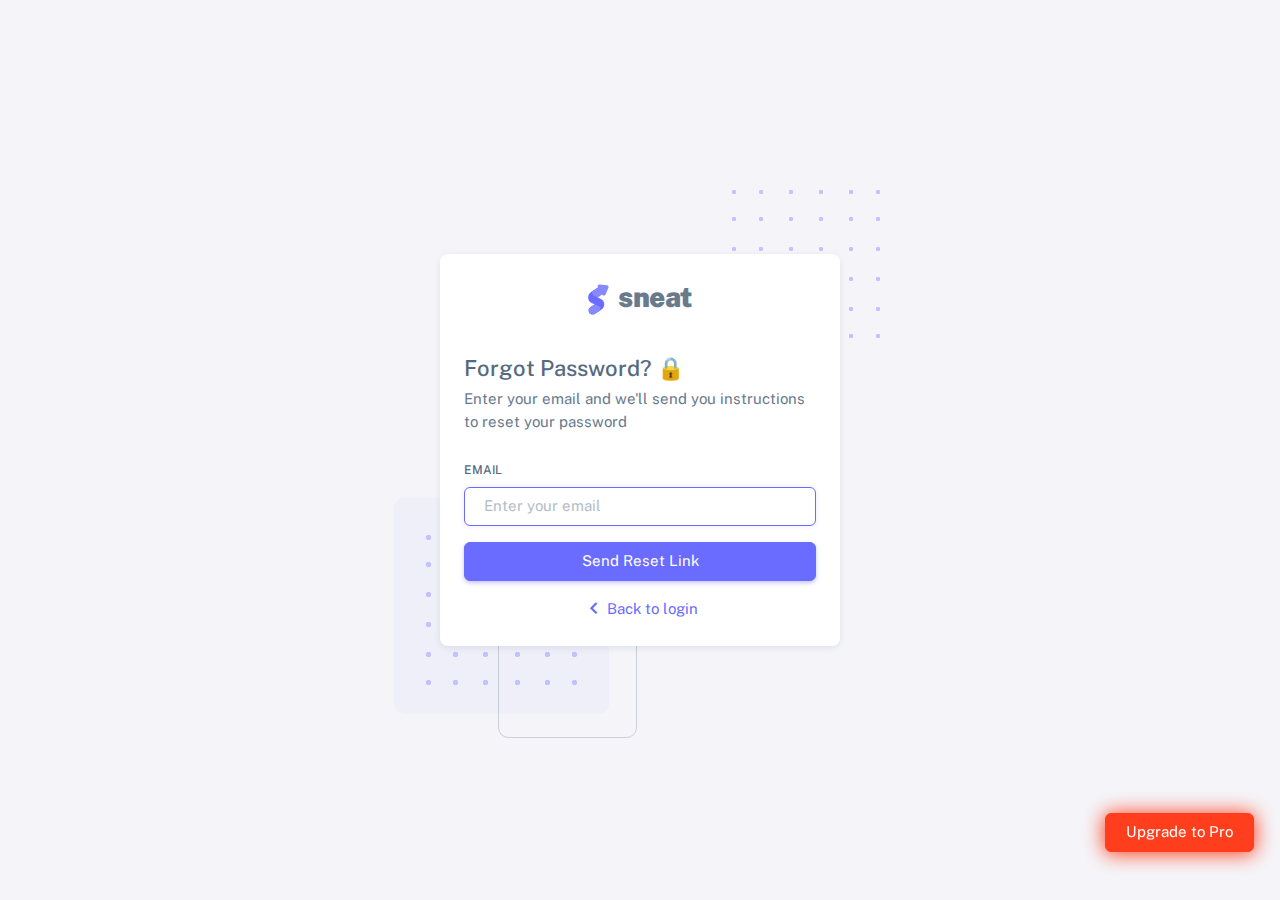
<file: html/auth-forgot-password-basic.html>
<!DOCTYPE html>

<!-- =========================================================
* Sneat - Bootstrap 5 HTML Admin Template - Pro | v1.0.0
==============================================================

* Product Page: https://themeselection.com/products/sneat-bootstrap-html-admin-template/
* Created by: ThemeSelection
* License: You must have a valid license purchased in order to legally use the theme for your project.
* Copyright ThemeSelection (https://themeselection.com)

=========================================================
 -->
<!-- beautify ignore:start -->
<html
  lang="en"
  class="light-style customizer-hide"
  dir="ltr"
  data-theme="theme-default"
  data-assets-path="../assets/"
  data-template="vertical-menu-template-free"
>
  <head>
    <meta charset="utf-8" />
    <meta
      name="viewport"
      content="width=device-width, initial-scale=1.0, user-scalable=no, minimum-scale=1.0, maximum-scale=1.0"
    />

    <title>Forgot Password Basic - Pages | Sneat - Bootstrap 5 HTML Admin Template - Pro</title>

    <meta name="description" content="" />

    <!-- Favicon -->
    <link rel="icon" type="image/x-icon" href="../assets/img/favicon/favicon.ico" />

    <!-- Fonts -->
    <link rel="preconnect" href="https://fonts.googleapis.com" />
    <link rel="preconnect" href="https://fonts.gstatic.com" crossorigin />
    <link
      href="https://fonts.googleapis.com/css2?family=Public+Sans:ital,wght@0,300;0,400;0,500;0,600;0,700;1,300;1,400;1,500;1,600;1,700&display=swap"
      rel="stylesheet"
    />

    <!-- Icons. Uncomment required icon fonts -->
    <link rel="stylesheet" href="../assets/vendor/fonts/boxicons.css" />

    <!-- Core CSS -->
    <link rel="stylesheet" href="../assets/vendor/css/core.css" class="template-customizer-core-css" />
    <link rel="stylesheet" href="../assets/vendor/css/theme-default.css" class="template-customizer-theme-css" />
    <link rel="stylesheet" href="../assets/css/demo.css" />

    <!-- Vendors CSS -->
    <link rel="stylesheet" href="../assets/vendor/libs/perfect-scrollbar/perfect-scrollbar.css" />

    <!-- Page CSS -->
    <!-- Page -->
    <link rel="stylesheet" href="../assets/vendor/css/pages/page-auth.css" />
    <!-- Helpers -->
    <script src="../assets/vendor/js/helpers.js"></script>

    <!--! Template customizer & Theme config files MUST be included after core stylesheets and helpers.js in the <head> section -->
    <!--? Config:  Mandatory theme config file contain global vars & default theme options, Set your preferred theme option in this file.  -->
    <script src="../assets/js/config.js"></script>
  </head>

  <body>
    <!-- Content -->

    <div class="container-xxl">
      <div class="authentication-wrapper authentication-basic container-p-y">
        <div class="authentication-inner py-4">
          <!-- Forgot Password -->
          <div class="card">
            <div class="card-body">
              <!-- Logo -->
              <div class="app-brand justify-content-center">
                <a href="index.html" class="app-brand-link gap-2">
                  <span class="app-brand-logo demo">
                    <svg
                      width="25"
                      viewBox="0 0 25 42"
                      version="1.1"
                      xmlns="http://www.w3.org/2000/svg"
                      xmlns:xlink="http://www.w3.org/1999/xlink"
                    >
                      <defs>
                        <path
                          d="M13.7918663,0.358365126 L3.39788168,7.44174259 C0.566865006,9.69408886 -0.379795268,12.4788597 0.557900856,15.7960551 C0.68998853,16.2305145 1.09562888,17.7872135 3.12357076,19.2293357 C3.8146334,19.7207684 5.32369333,20.3834223 7.65075054,21.2172976 L7.59773219,21.2525164 L2.63468769,24.5493413 C0.445452254,26.3002124 0.0884951797,28.5083815 1.56381646,31.1738486 C2.83770406,32.8170431 5.20850219,33.2640127 7.09180128,32.5391577 C8.347334,32.0559211 11.4559176,30.0011079 16.4175519,26.3747182 C18.0338572,24.4997857 18.6973423,22.4544883 18.4080071,20.2388261 C17.963753,17.5346866 16.1776345,15.5799961 13.0496516,14.3747546 L10.9194936,13.4715819 L18.6192054,7.984237 L13.7918663,0.358365126 Z"
                          id="path-1"
                        ></path>
                        <path
                          d="M5.47320593,6.00457225 C4.05321814,8.216144 4.36334763,10.0722806 6.40359441,11.5729822 C8.61520715,12.571656 10.0999176,13.2171421 10.8577257,13.5094407 L15.5088241,14.433041 L18.6192054,7.984237 C15.5364148,3.11535317 13.9273018,0.573395879 13.7918663,0.358365126 C13.5790555,0.511491653 10.8061687,2.3935607 5.47320593,6.00457225 Z"
                          id="path-3"
                        ></path>
                        <path
                          d="M7.50063644,21.2294429 L12.3234468,23.3159332 C14.1688022,24.7579751 14.397098,26.4880487 13.008334,28.506154 C11.6195701,30.5242593 10.3099883,31.790241 9.07958868,32.3040991 C5.78142938,33.4346997 4.13234973,34 4.13234973,34 C4.13234973,34 2.75489982,33.0538207 2.37032616e-14,31.1614621 C-0.55822714,27.8186216 -0.55822714,26.0572515 -4.05231404e-15,25.8773518 C0.83734071,25.6075023 2.77988457,22.8248993 3.3049379,22.52991 C3.65497346,22.3332504 5.05353963,21.8997614 7.50063644,21.2294429 Z"
                          id="path-4"
                        ></path>
                        <path
                          d="M20.6,7.13333333 L25.6,13.8 C26.2627417,14.6836556 26.0836556,15.9372583 25.2,16.6 C24.8538077,16.8596443 24.4327404,17 24,17 L14,17 C12.8954305,17 12,16.1045695 12,15 C12,14.5672596 12.1403557,14.1461923 12.4,13.8 L17.4,7.13333333 C18.0627417,6.24967773 19.3163444,6.07059163 20.2,6.73333333 C20.3516113,6.84704183 20.4862915,6.981722 20.6,7.13333333 Z"
                          id="path-5"
                        ></path>
                      </defs>
                      <g id="g-app-brand" stroke="none" stroke-width="1" fill="none" fill-rule="evenodd">
                        <g id="Brand-Logo" transform="translate(-27.000000, -15.000000)">
                          <g id="Icon" transform="translate(27.000000, 15.000000)">
                            <g id="Mask" transform="translate(0.000000, 8.000000)">
                              <mask id="mask-2" fill="white">
                                <use xlink:href="#path-1"></use>
                              </mask>
                              <use fill="#696cff" xlink:href="#path-1"></use>
                              <g id="Path-3" mask="url(#mask-2)">
                                <use fill="#696cff" xlink:href="#path-3"></use>
                                <use fill-opacity="0.2" fill="#FFFFFF" xlink:href="#path-3"></use>
                              </g>
                              <g id="Path-4" mask="url(#mask-2)">
                                <use fill="#696cff" xlink:href="#path-4"></use>
                                <use fill-opacity="0.2" fill="#FFFFFF" xlink:href="#path-4"></use>
                              </g>
                            </g>
                            <g
                              id="Triangle"
                              transform="translate(19.000000, 11.000000) rotate(-300.000000) translate(-19.000000, -11.000000) "
                            >
                              <use fill="#696cff" xlink:href="#path-5"></use>
                              <use fill-opacity="0.2" fill="#FFFFFF" xlink:href="#path-5"></use>
                            </g>
                          </g>
                        </g>
                      </g>
                    </svg>
                  </span>
                  <span class="app-brand-text demo text-body fw-bolder">Sneat</span>
                </a>
              </div>
              <!-- /Logo -->
              <h4 class="mb-2">Forgot Password? 🔒</h4>
              <p class="mb-4">Enter your email and we'll send you instructions to reset your password</p>
              <form id="formAuthentication" class="mb-3" action="index.html" method="POST">
                <div class="mb-3">
                  <label for="email" class="form-label">Email</label>
                  <input
                    type="text"
                    class="form-control"
                    id="email"
                    name="email"
                    placeholder="Enter your email"
                    autofocus
                  />
                </div>
                <button class="btn btn-primary d-grid w-100">Send Reset Link</button>
              </form>
              <div class="text-center">
                <a href="auth-login-basic.html" class="d-flex align-items-center justify-content-center">
                  <i class="bx bx-chevron-left scaleX-n1-rtl bx-sm"></i>
                  Back to login
                </a>
              </div>
            </div>
          </div>
          <!-- /Forgot Password -->
        </div>
      </div>
    </div>

    <!-- / Content -->

    <div class="buy-now">
      <a
        href="https://themeselection.com/products/sneat-bootstrap-html-admin-template/"
        target="_blank"
        class="btn btn-danger btn-buy-now"
        >Upgrade to Pro</a
      >
    </div>

    <!-- Core JS -->
    <!-- build:js assets/vendor/js/core.js -->
    <script src="../assets/vendor/libs/jquery/jquery.js"></script>
    <script src="../assets/vendor/libs/popper/popper.js"></script>
    <script src="../assets/vendor/js/bootstrap.js"></script>
    <script src="../assets/vendor/libs/perfect-scrollbar/perfect-scrollbar.js"></script>

    <script src="../assets/vendor/js/menu.js"></script>
    <!-- endbuild -->

    <!-- Vendors JS -->

    <!-- Main JS -->
    <script src="../assets/js/main.js"></script>

    <!-- Page JS -->

    <!-- Place this tag in your head or just before your close body tag. -->
    <script async defer src="https://buttons.github.io/buttons.js"></script>
  </body>
</html>
</file>
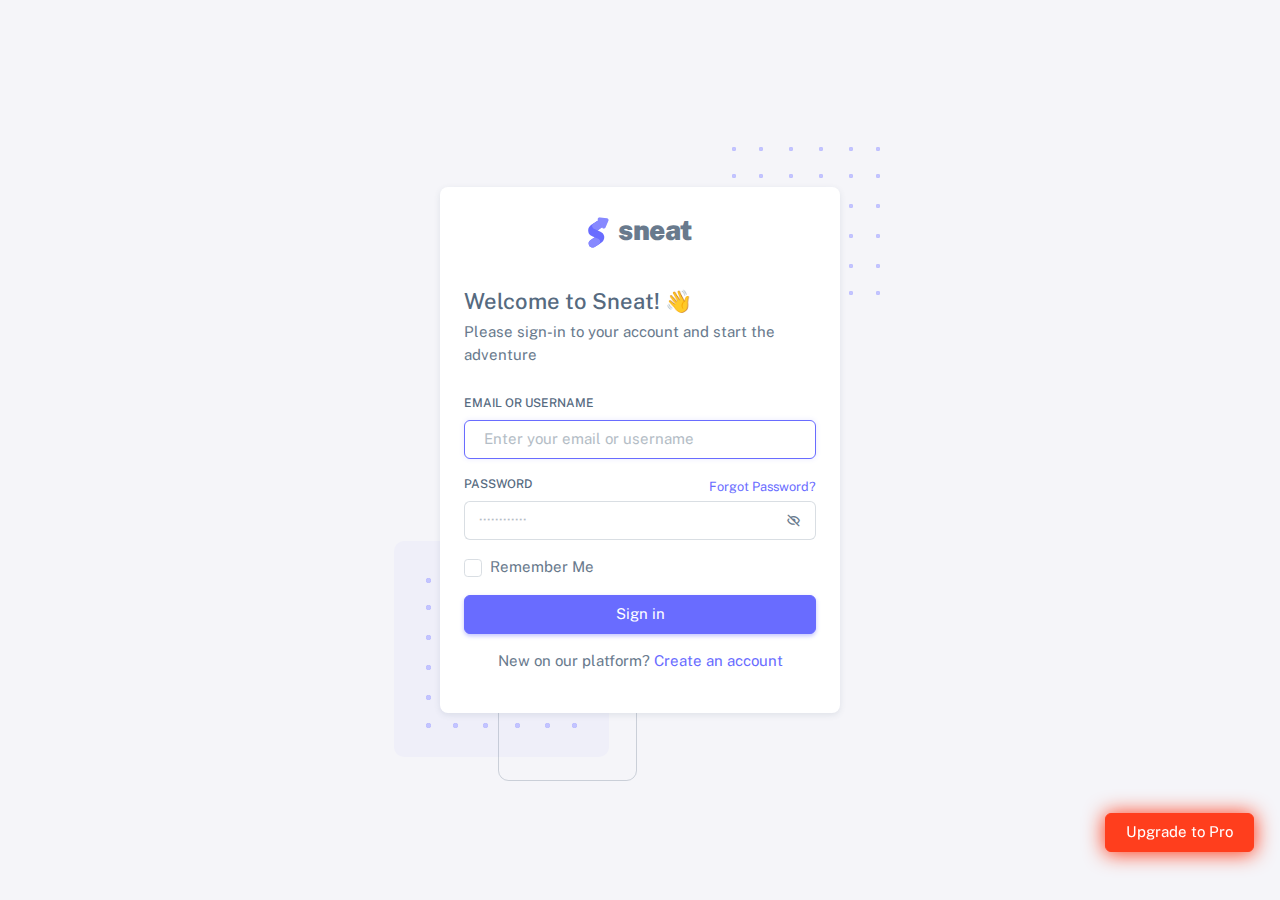
<file: html/auth-login-basic.html>
<!DOCTYPE html>

<!-- =========================================================
* Sneat - Bootstrap 5 HTML Admin Template - Pro | v1.0.0
==============================================================

* Product Page: https://themeselection.com/products/sneat-bootstrap-html-admin-template/
* Created by: ThemeSelection
* License: You must have a valid license purchased in order to legally use the theme for your project.
* Copyright ThemeSelection (https://themeselection.com)

=========================================================
 -->
<!-- beautify ignore:start -->
<html
  lang="en"
  class="light-style customizer-hide"
  dir="ltr"
  data-theme="theme-default"
  data-assets-path="../assets/"
  data-template="vertical-menu-template-free"
>
  <head>
    <meta charset="utf-8" />
    <meta
      name="viewport"
      content="width=device-width, initial-scale=1.0, user-scalable=no, minimum-scale=1.0, maximum-scale=1.0"
    />

    <title>Login Basic - Pages | Sneat - Bootstrap 5 HTML Admin Template - Pro</title>

    <meta name="description" content="" />

    <!-- Favicon -->
    <link rel="icon" type="image/x-icon" href="../assets/img/favicon/favicon.ico" />

    <!-- Fonts -->
    <link rel="preconnect" href="https://fonts.googleapis.com" />
    <link rel="preconnect" href="https://fonts.gstatic.com" crossorigin />
    <link
      href="https://fonts.googleapis.com/css2?family=Public+Sans:ital,wght@0,300;0,400;0,500;0,600;0,700;1,300;1,400;1,500;1,600;1,700&display=swap"
      rel="stylesheet"
    />

    <!-- Icons. Uncomment required icon fonts -->
    <link rel="stylesheet" href="../assets/vendor/fonts/boxicons.css" />

    <!-- Core CSS -->
    <link rel="stylesheet" href="../assets/vendor/css/core.css" class="template-customizer-core-css" />
    <link rel="stylesheet" href="../assets/vendor/css/theme-default.css" class="template-customizer-theme-css" />
    <link rel="stylesheet" href="../assets/css/demo.css" />

    <!-- Vendors CSS -->
    <link rel="stylesheet" href="../assets/vendor/libs/perfect-scrollbar/perfect-scrollbar.css" />

    <!-- Page CSS -->
    <!-- Page -->
    <link rel="stylesheet" href="../assets/vendor/css/pages/page-auth.css" />
    <!-- Helpers -->
    <script src="../assets/vendor/js/helpers.js"></script>

    <!--! Template customizer & Theme config files MUST be included after core stylesheets and helpers.js in the <head> section -->
    <!--? Config:  Mandatory theme config file contain global vars & default theme options, Set your preferred theme option in this file.  -->
    <script src="../assets/js/config.js"></script>
  </head>

  <body>
    <!-- Content -->

    <div class="container-xxl">
      <div class="authentication-wrapper authentication-basic container-p-y">
        <div class="authentication-inner">
          <!-- Register -->
          <div class="card">
            <div class="card-body">
              <!-- Logo -->
              <div class="app-brand justify-content-center">
                <a href="index.html" class="app-brand-link gap-2">
                  <span class="app-brand-logo demo">
                    <svg
                      width="25"
                      viewBox="0 0 25 42"
                      version="1.1"
                      xmlns="http://www.w3.org/2000/svg"
                      xmlns:xlink="http://www.w3.org/1999/xlink"
                    >
                      <defs>
                        <path
                          d="M13.7918663,0.358365126 L3.39788168,7.44174259 C0.566865006,9.69408886 -0.379795268,12.4788597 0.557900856,15.7960551 C0.68998853,16.2305145 1.09562888,17.7872135 3.12357076,19.2293357 C3.8146334,19.7207684 5.32369333,20.3834223 7.65075054,21.2172976 L7.59773219,21.2525164 L2.63468769,24.5493413 C0.445452254,26.3002124 0.0884951797,28.5083815 1.56381646,31.1738486 C2.83770406,32.8170431 5.20850219,33.2640127 7.09180128,32.5391577 C8.347334,32.0559211 11.4559176,30.0011079 16.4175519,26.3747182 C18.0338572,24.4997857 18.6973423,22.4544883 18.4080071,20.2388261 C17.963753,17.5346866 16.1776345,15.5799961 13.0496516,14.3747546 L10.9194936,13.4715819 L18.6192054,7.984237 L13.7918663,0.358365126 Z"
                          id="path-1"
                        ></path>
                        <path
                          d="M5.47320593,6.00457225 C4.05321814,8.216144 4.36334763,10.0722806 6.40359441,11.5729822 C8.61520715,12.571656 10.0999176,13.2171421 10.8577257,13.5094407 L15.5088241,14.433041 L18.6192054,7.984237 C15.5364148,3.11535317 13.9273018,0.573395879 13.7918663,0.358365126 C13.5790555,0.511491653 10.8061687,2.3935607 5.47320593,6.00457225 Z"
                          id="path-3"
                        ></path>
                        <path
                          d="M7.50063644,21.2294429 L12.3234468,23.3159332 C14.1688022,24.7579751 14.397098,26.4880487 13.008334,28.506154 C11.6195701,30.5242593 10.3099883,31.790241 9.07958868,32.3040991 C5.78142938,33.4346997 4.13234973,34 4.13234973,34 C4.13234973,34 2.75489982,33.0538207 2.37032616e-14,31.1614621 C-0.55822714,27.8186216 -0.55822714,26.0572515 -4.05231404e-15,25.8773518 C0.83734071,25.6075023 2.77988457,22.8248993 3.3049379,22.52991 C3.65497346,22.3332504 5.05353963,21.8997614 7.50063644,21.2294429 Z"
                          id="path-4"
                        ></path>
                        <path
                          d="M20.6,7.13333333 L25.6,13.8 C26.2627417,14.6836556 26.0836556,15.9372583 25.2,16.6 C24.8538077,16.8596443 24.4327404,17 24,17 L14,17 C12.8954305,17 12,16.1045695 12,15 C12,14.5672596 12.1403557,14.1461923 12.4,13.8 L17.4,7.13333333 C18.0627417,6.24967773 19.3163444,6.07059163 20.2,6.73333333 C20.3516113,6.84704183 20.4862915,6.981722 20.6,7.13333333 Z"
                          id="path-5"
                        ></path>
                      </defs>
                      <g id="g-app-brand" stroke="none" stroke-width="1" fill="none" fill-rule="evenodd">
                        <g id="Brand-Logo" transform="translate(-27.000000, -15.000000)">
                          <g id="Icon" transform="translate(27.000000, 15.000000)">
                            <g id="Mask" transform="translate(0.000000, 8.000000)">
                              <mask id="mask-2" fill="white">
                                <use xlink:href="#path-1"></use>
                              </mask>
                              <use fill="#696cff" xlink:href="#path-1"></use>
                              <g id="Path-3" mask="url(#mask-2)">
                                <use fill="#696cff" xlink:href="#path-3"></use>
                                <use fill-opacity="0.2" fill="#FFFFFF" xlink:href="#path-3"></use>
                              </g>
                              <g id="Path-4" mask="url(#mask-2)">
                                <use fill="#696cff" xlink:href="#path-4"></use>
                                <use fill-opacity="0.2" fill="#FFFFFF" xlink:href="#path-4"></use>
                              </g>
                            </g>
                            <g
                              id="Triangle"
                              transform="translate(19.000000, 11.000000) rotate(-300.000000) translate(-19.000000, -11.000000) "
                            >
                              <use fill="#696cff" xlink:href="#path-5"></use>
                              <use fill-opacity="0.2" fill="#FFFFFF" xlink:href="#path-5"></use>
                            </g>
                          </g>
                        </g>
                      </g>
                    </svg>
                  </span>
                  <span class="app-brand-text demo text-body fw-bolder">Sneat</span>
                </a>
              </div>
              <!-- /Logo -->
              <h4 class="mb-2">Welcome to Sneat! 👋</h4>
              <p class="mb-4">Please sign-in to your account and start the adventure</p>

              <form id="formAuthentication" class="mb-3" action="index.html" method="POST">
                <div class="mb-3">
                  <label for="email" class="form-label">Email or Username</label>
                  <input
                    type="text"
                    class="form-control"
                    id="email"
                    name="email-username"
                    placeholder="Enter your email or username"
                    autofocus
                  />
                </div>
                <div class="mb-3 form-password-toggle">
                  <div class="d-flex justify-content-between">
                    <label class="form-label" for="password">Password</label>
                    <a href="auth-forgot-password-basic.html">
                      <small>Forgot Password?</small>
                    </a>
                  </div>
                  <div class="input-group input-group-merge">
                    <input
                      type="password"
                      id="password"
                      class="form-control"
                      name="password"
                      placeholder="&#xb7;&#xb7;&#xb7;&#xb7;&#xb7;&#xb7;&#xb7;&#xb7;&#xb7;&#xb7;&#xb7;&#xb7;"
                      aria-describedby="password"
                    />
                    <span class="input-group-text cursor-pointer"><i class="bx bx-hide"></i></span>
                  </div>
                </div>
                <div class="mb-3">
                  <div class="form-check">
                    <input class="form-check-input" type="checkbox" id="remember-me" />
                    <label class="form-check-label" for="remember-me"> Remember Me </label>
                  </div>
                </div>
                <div class="mb-3">
                  <button class="btn btn-primary d-grid w-100" type="submit">Sign in</button>
                </div>
              </form>

              <p class="text-center">
                <span>New on our platform?</span>
                <a href="auth-register-basic.html">
                  <span>Create an account</span>
                </a>
              </p>
            </div>
          </div>
          <!-- /Register -->
        </div>
      </div>
    </div>

    <!-- / Content -->

    <div class="buy-now">
      <a
        href="https://themeselection.com/products/sneat-bootstrap-html-admin-template/"
        target="_blank"
        class="btn btn-danger btn-buy-now"
        >Upgrade to Pro</a
      >
    </div>

    <!-- Core JS -->
    <!-- build:js assets/vendor/js/core.js -->
    <script src="../assets/vendor/libs/jquery/jquery.js"></script>
    <script src="../assets/vendor/libs/popper/popper.js"></script>
    <script src="../assets/vendor/js/bootstrap.js"></script>
    <script src="../assets/vendor/libs/perfect-scrollbar/perfect-scrollbar.js"></script>

    <script src="../assets/vendor/js/menu.js"></script>
    <!-- endbuild -->

    <!-- Vendors JS -->

    <!-- Main JS -->
    <script src="../assets/js/main.js"></script>

    <!-- Page JS -->

    <!-- Place this tag in your head or just before your close body tag. -->
    <script async defer src="https://buttons.github.io/buttons.js"></script>
  </body>
</html>
</file>
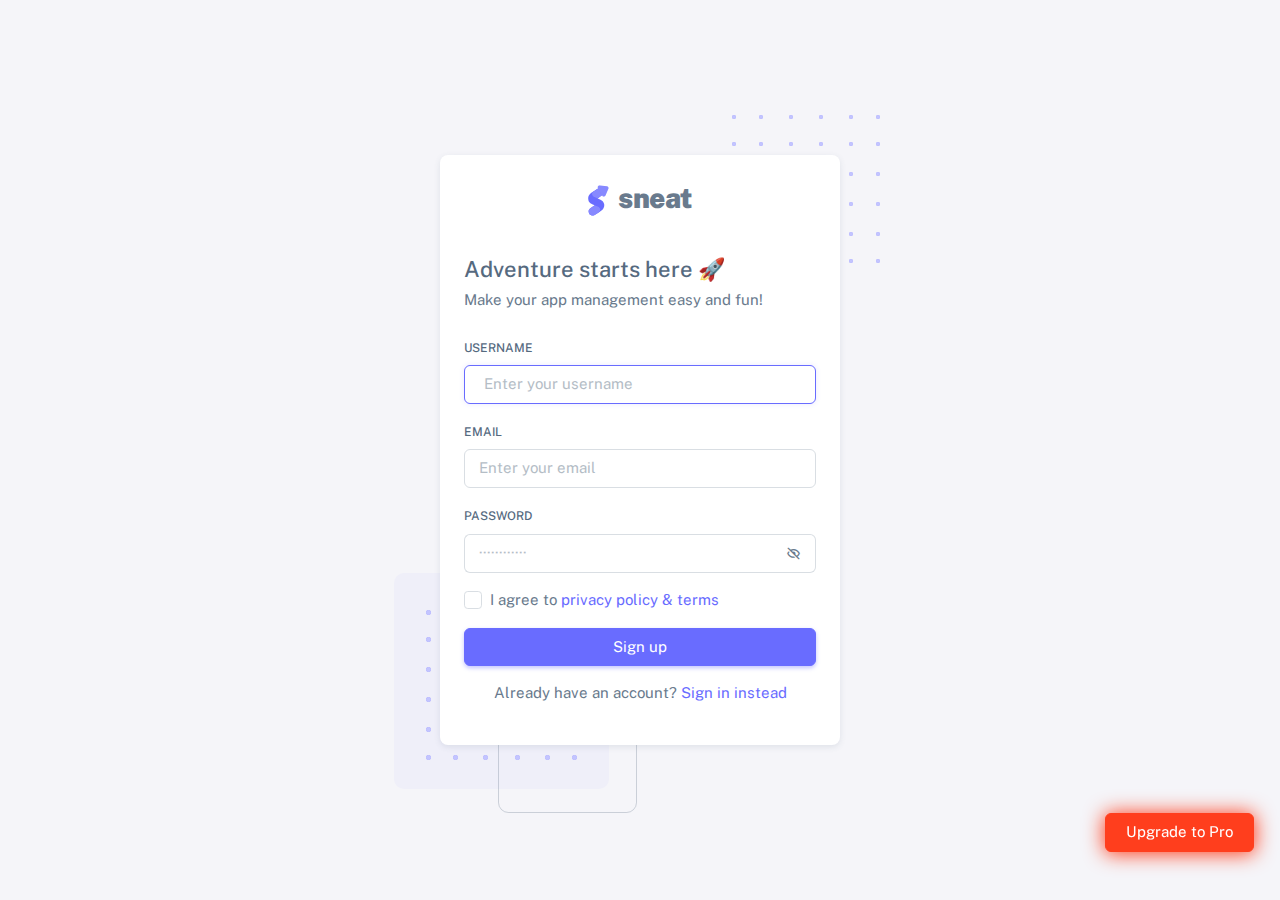
<file: html/auth-register-basic.html>
<!DOCTYPE html>

<!-- =========================================================
* Sneat - Bootstrap 5 HTML Admin Template - Pro | v1.0.0
==============================================================

* Product Page: https://themeselection.com/products/sneat-bootstrap-html-admin-template/
* Created by: ThemeSelection
* License: You must have a valid license purchased in order to legally use the theme for your project.
* Copyright ThemeSelection (https://themeselection.com)

=========================================================
 -->
<!-- beautify ignore:start -->
<html
  lang="en"
  class="light-style customizer-hide"
  dir="ltr"
  data-theme="theme-default"
  data-assets-path="../assets/"
  data-template="vertical-menu-template-free"
>
  <head>
    <meta charset="utf-8" />
    <meta
      name="viewport"
      content="width=device-width, initial-scale=1.0, user-scalable=no, minimum-scale=1.0, maximum-scale=1.0"
    />

    <title>Register Basic - Pages | Sneat - Bootstrap 5 HTML Admin Template - Pro</title>

    <meta name="description" content="" />

    <!-- Favicon -->
    <link rel="icon" type="image/x-icon" href="../assets/img/favicon/favicon.ico" />

    <!-- Fonts -->
    <link rel="preconnect" href="https://fonts.googleapis.com" />
    <link rel="preconnect" href="https://fonts.gstatic.com" crossorigin />
    <link
      href="https://fonts.googleapis.com/css2?family=Public+Sans:ital,wght@0,300;0,400;0,500;0,600;0,700;1,300;1,400;1,500;1,600;1,700&display=swap"
      rel="stylesheet"
    />

    <!-- Icons. Uncomment required icon fonts -->
    <link rel="stylesheet" href="../assets/vendor/fonts/boxicons.css" />

    <!-- Core CSS -->
    <link rel="stylesheet" href="../assets/vendor/css/core.css" class="template-customizer-core-css" />
    <link rel="stylesheet" href="../assets/vendor/css/theme-default.css" class="template-customizer-theme-css" />
    <link rel="stylesheet" href="../assets/css/demo.css" />

    <!-- Vendors CSS -->
    <link rel="stylesheet" href="../assets/vendor/libs/perfect-scrollbar/perfect-scrollbar.css" />

    <!-- Page CSS -->
    <!-- Page -->
    <link rel="stylesheet" href="../assets/vendor/css/pages/page-auth.css" />
    <!-- Helpers -->
    <script src="../assets/vendor/js/helpers.js"></script>

    <!--! Template customizer & Theme config files MUST be included after core stylesheets and helpers.js in the <head> section -->
    <!--? Config:  Mandatory theme config file contain global vars & default theme options, Set your preferred theme option in this file.  -->
    <script src="../assets/js/config.js"></script>
  </head>

  <body>
    <!-- Content -->

    <div class="container-xxl">
      <div class="authentication-wrapper authentication-basic container-p-y">
        <div class="authentication-inner">
          <!-- Register Card -->
          <div class="card">
            <div class="card-body">
              <!-- Logo -->
              <div class="app-brand justify-content-center">
                <a href="index.html" class="app-brand-link gap-2">
                  <span class="app-brand-logo demo">
                    <svg
                      width="25"
                      viewBox="0 0 25 42"
                      version="1.1"
                      xmlns="http://www.w3.org/2000/svg"
                      xmlns:xlink="http://www.w3.org/1999/xlink"
                    >
                      <defs>
                        <path
                          d="M13.7918663,0.358365126 L3.39788168,7.44174259 C0.566865006,9.69408886 -0.379795268,12.4788597 0.557900856,15.7960551 C0.68998853,16.2305145 1.09562888,17.7872135 3.12357076,19.2293357 C3.8146334,19.7207684 5.32369333,20.3834223 7.65075054,21.2172976 L7.59773219,21.2525164 L2.63468769,24.5493413 C0.445452254,26.3002124 0.0884951797,28.5083815 1.56381646,31.1738486 C2.83770406,32.8170431 5.20850219,33.2640127 7.09180128,32.5391577 C8.347334,32.0559211 11.4559176,30.0011079 16.4175519,26.3747182 C18.0338572,24.4997857 18.6973423,22.4544883 18.4080071,20.2388261 C17.963753,17.5346866 16.1776345,15.5799961 13.0496516,14.3747546 L10.9194936,13.4715819 L18.6192054,7.984237 L13.7918663,0.358365126 Z"
                          id="path-1"
                        ></path>
                        <path
                          d="M5.47320593,6.00457225 C4.05321814,8.216144 4.36334763,10.0722806 6.40359441,11.5729822 C8.61520715,12.571656 10.0999176,13.2171421 10.8577257,13.5094407 L15.5088241,14.433041 L18.6192054,7.984237 C15.5364148,3.11535317 13.9273018,0.573395879 13.7918663,0.358365126 C13.5790555,0.511491653 10.8061687,2.3935607 5.47320593,6.00457225 Z"
                          id="path-3"
                        ></path>
                        <path
                          d="M7.50063644,21.2294429 L12.3234468,23.3159332 C14.1688022,24.7579751 14.397098,26.4880487 13.008334,28.506154 C11.6195701,30.5242593 10.3099883,31.790241 9.07958868,32.3040991 C5.78142938,33.4346997 4.13234973,34 4.13234973,34 C4.13234973,34 2.75489982,33.0538207 2.37032616e-14,31.1614621 C-0.55822714,27.8186216 -0.55822714,26.0572515 -4.05231404e-15,25.8773518 C0.83734071,25.6075023 2.77988457,22.8248993 3.3049379,22.52991 C3.65497346,22.3332504 5.05353963,21.8997614 7.50063644,21.2294429 Z"
                          id="path-4"
                        ></path>
                        <path
                          d="M20.6,7.13333333 L25.6,13.8 C26.2627417,14.6836556 26.0836556,15.9372583 25.2,16.6 C24.8538077,16.8596443 24.4327404,17 24,17 L14,17 C12.8954305,17 12,16.1045695 12,15 C12,14.5672596 12.1403557,14.1461923 12.4,13.8 L17.4,7.13333333 C18.0627417,6.24967773 19.3163444,6.07059163 20.2,6.73333333 C20.3516113,6.84704183 20.4862915,6.981722 20.6,7.13333333 Z"
                          id="path-5"
                        ></path>
                      </defs>
                      <g id="g-app-brand" stroke="none" stroke-width="1" fill="none" fill-rule="evenodd">
                        <g id="Brand-Logo" transform="translate(-27.000000, -15.000000)">
                          <g id="Icon" transform="translate(27.000000, 15.000000)">
                            <g id="Mask" transform="translate(0.000000, 8.000000)">
                              <mask id="mask-2" fill="white">
                                <use xlink:href="#path-1"></use>
                              </mask>
                              <use fill="#696cff" xlink:href="#path-1"></use>
                              <g id="Path-3" mask="url(#mask-2)">
                                <use fill="#696cff" xlink:href="#path-3"></use>
                                <use fill-opacity="0.2" fill="#FFFFFF" xlink:href="#path-3"></use>
                              </g>
                              <g id="Path-4" mask="url(#mask-2)">
                                <use fill="#696cff" xlink:href="#path-4"></use>
                                <use fill-opacity="0.2" fill="#FFFFFF" xlink:href="#path-4"></use>
                              </g>
                            </g>
                            <g
                              id="Triangle"
                              transform="translate(19.000000, 11.000000) rotate(-300.000000) translate(-19.000000, -11.000000) "
                            >
                              <use fill="#696cff" xlink:href="#path-5"></use>
                              <use fill-opacity="0.2" fill="#FFFFFF" xlink:href="#path-5"></use>
                            </g>
                          </g>
                        </g>
                      </g>
                    </svg>
                  </span>
                  <span class="app-brand-text demo text-body fw-bolder">Sneat</span>
                </a>
              </div>
              <!-- /Logo -->
              <h4 class="mb-2">Adventure starts here 🚀</h4>
              <p class="mb-4">Make your app management easy and fun!</p>

              <form id="formAuthentication" class="mb-3" action="index.html" method="POST">
                <div class="mb-3">
                  <label for="username" class="form-label">Username</label>
                  <input
                    type="text"
                    class="form-control"
                    id="username"
                    name="username"
                    placeholder="Enter your username"
                    autofocus
                  />
                </div>
                <div class="mb-3">
                  <label for="email" class="form-label">Email</label>
                  <input type="text" class="form-control" id="email" name="email" placeholder="Enter your email" />
                </div>
                <div class="mb-3 form-password-toggle">
                  <label class="form-label" for="password">Password</label>
                  <div class="input-group input-group-merge">
                    <input
                      type="password"
                      id="password"
                      class="form-control"
                      name="password"
                      placeholder="&#xb7;&#xb7;&#xb7;&#xb7;&#xb7;&#xb7;&#xb7;&#xb7;&#xb7;&#xb7;&#xb7;&#xb7;"
                      aria-describedby="password"
                    />
                    <span class="input-group-text cursor-pointer"><i class="bx bx-hide"></i></span>
                  </div>
                </div>

                <div class="mb-3">
                  <div class="form-check">
                    <input class="form-check-input" type="checkbox" id="terms-conditions" name="terms" />
                    <label class="form-check-label" for="terms-conditions">
                      I agree to
                      <a href="javascript:void(0);">privacy policy & terms</a>
                    </label>
                  </div>
                </div>
                <button class="btn btn-primary d-grid w-100">Sign up</button>
              </form>

              <p class="text-center">
                <span>Already have an account?</span>
                <a href="auth-login-basic.html">
                  <span>Sign in instead</span>
                </a>
              </p>
            </div>
          </div>
          <!-- Register Card -->
        </div>
      </div>
    </div>

    <!-- / Content -->

    <div class="buy-now">
      <a
        href="https://themeselection.com/products/sneat-bootstrap-html-admin-template/"
        target="_blank"
        class="btn btn-danger btn-buy-now"
        >Upgrade to Pro</a
      >
    </div>

    <!-- Core JS -->
    <!-- build:js assets/vendor/js/core.js -->
    <script src="../assets/vendor/libs/jquery/jquery.js"></script>
    <script src="../assets/vendor/libs/popper/popper.js"></script>
    <script src="../assets/vendor/js/bootstrap.js"></script>
    <script src="../assets/vendor/libs/perfect-scrollbar/perfect-scrollbar.js"></script>

    <script src="../assets/vendor/js/menu.js"></script>
    <!-- endbuild -->

    <!-- Vendors JS -->

    <!-- Main JS -->
    <script src="../assets/js/main.js"></script>

    <!-- Page JS -->

    <!-- Place this tag in your head or just before your close body tag. -->
    <script async defer src="https://buttons.github.io/buttons.js"></script>
  </body>
</html>
</file>
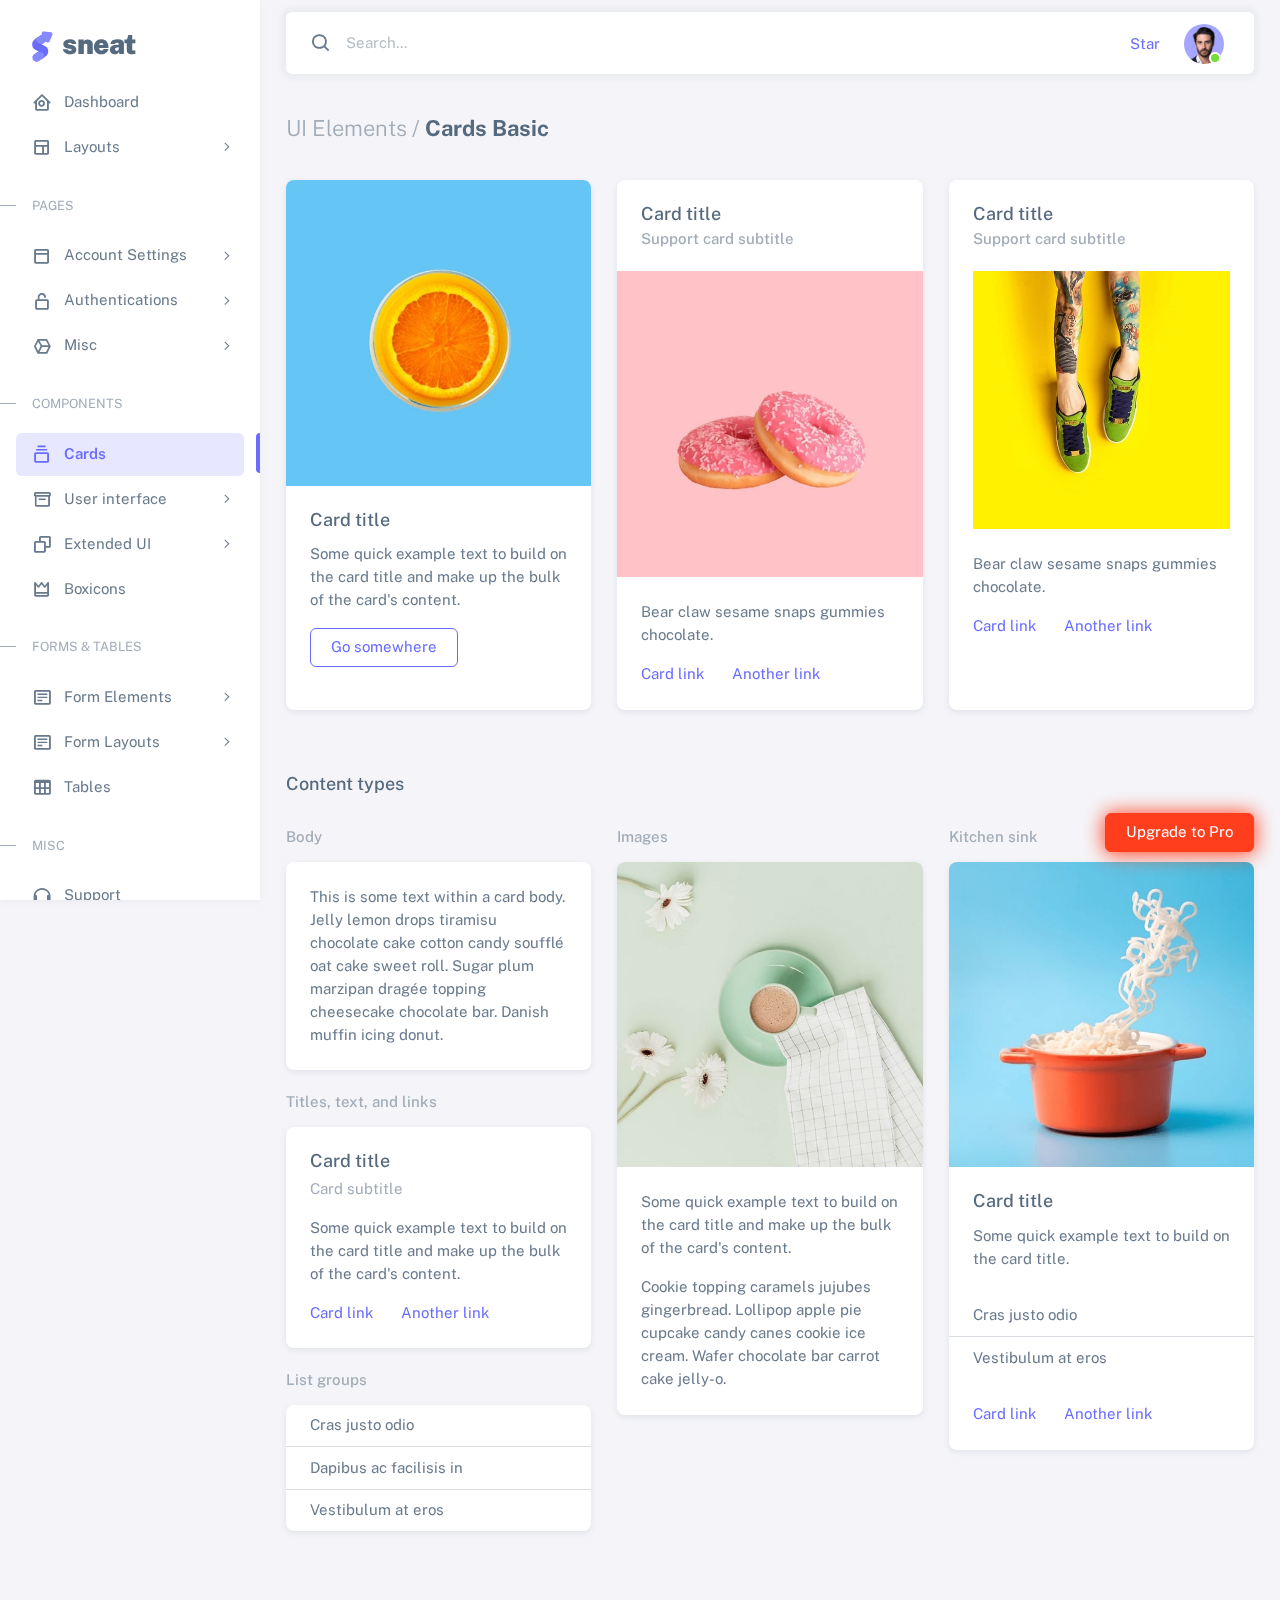
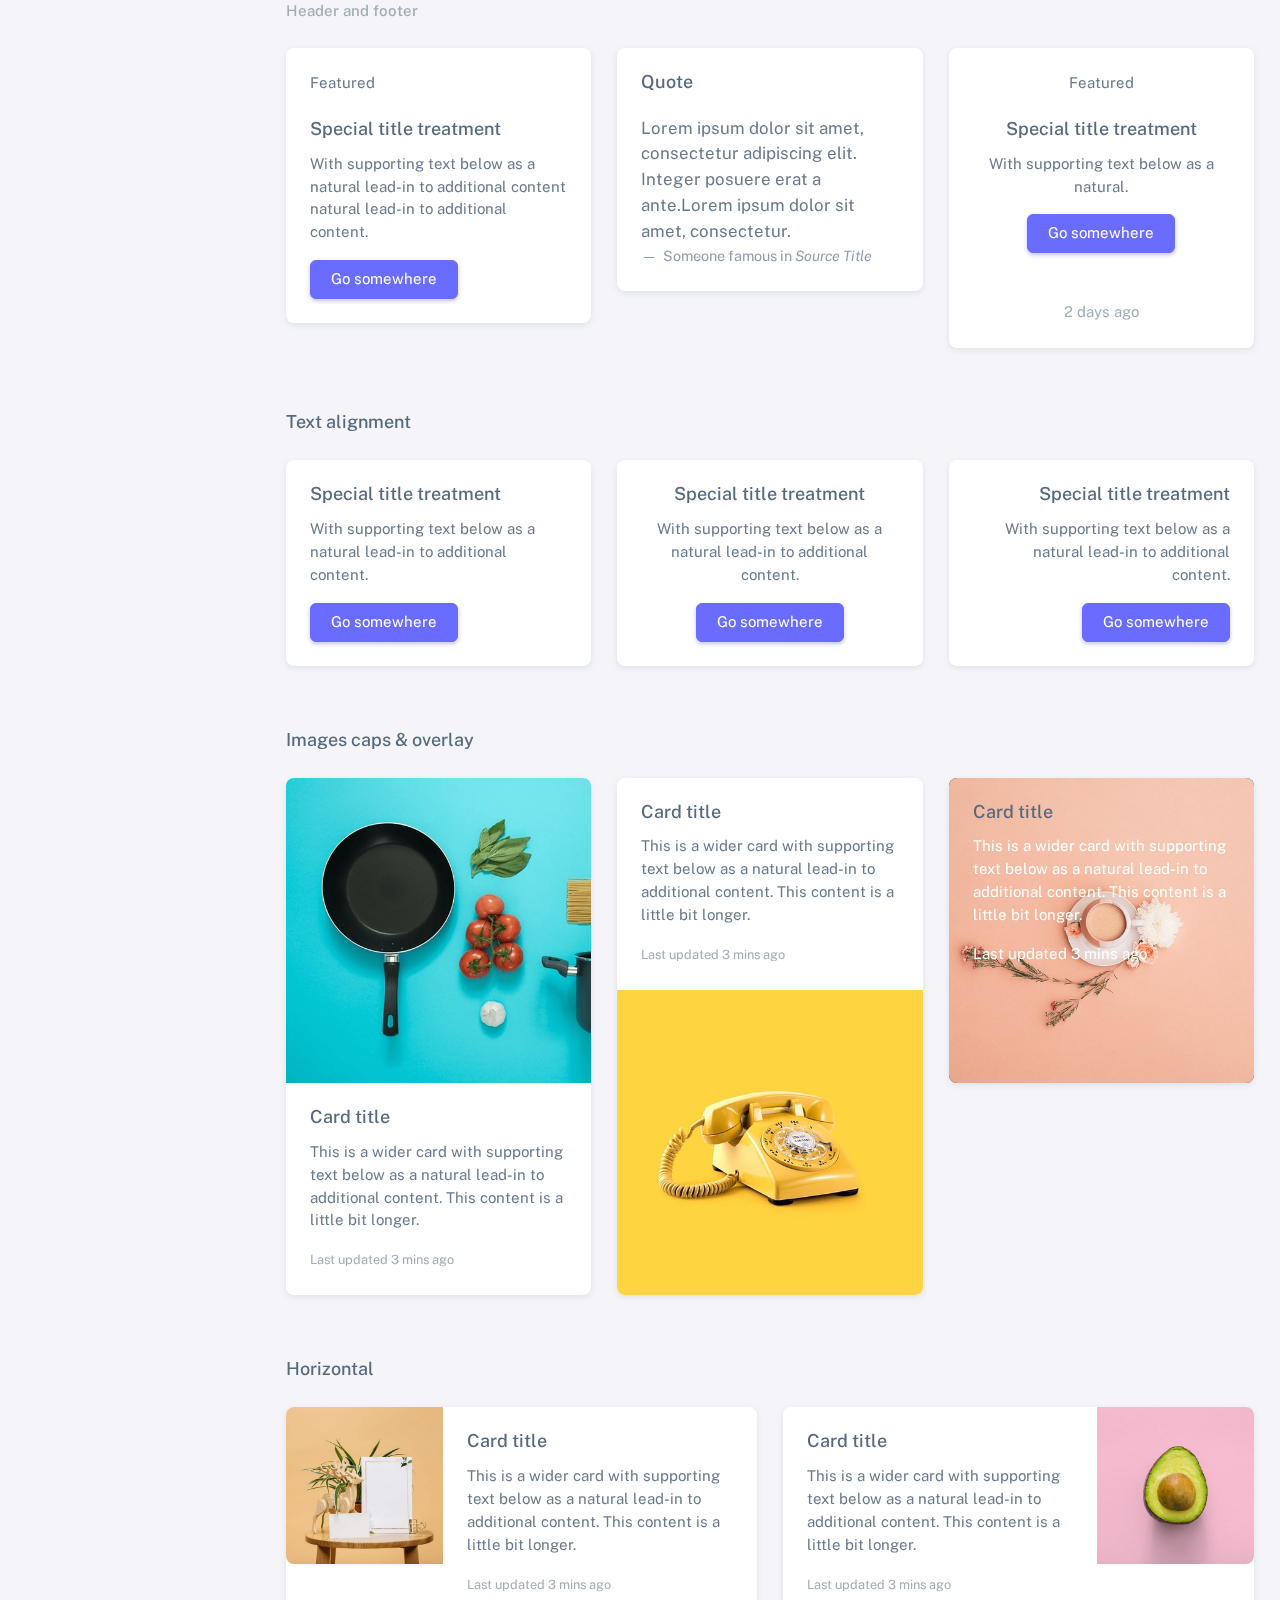
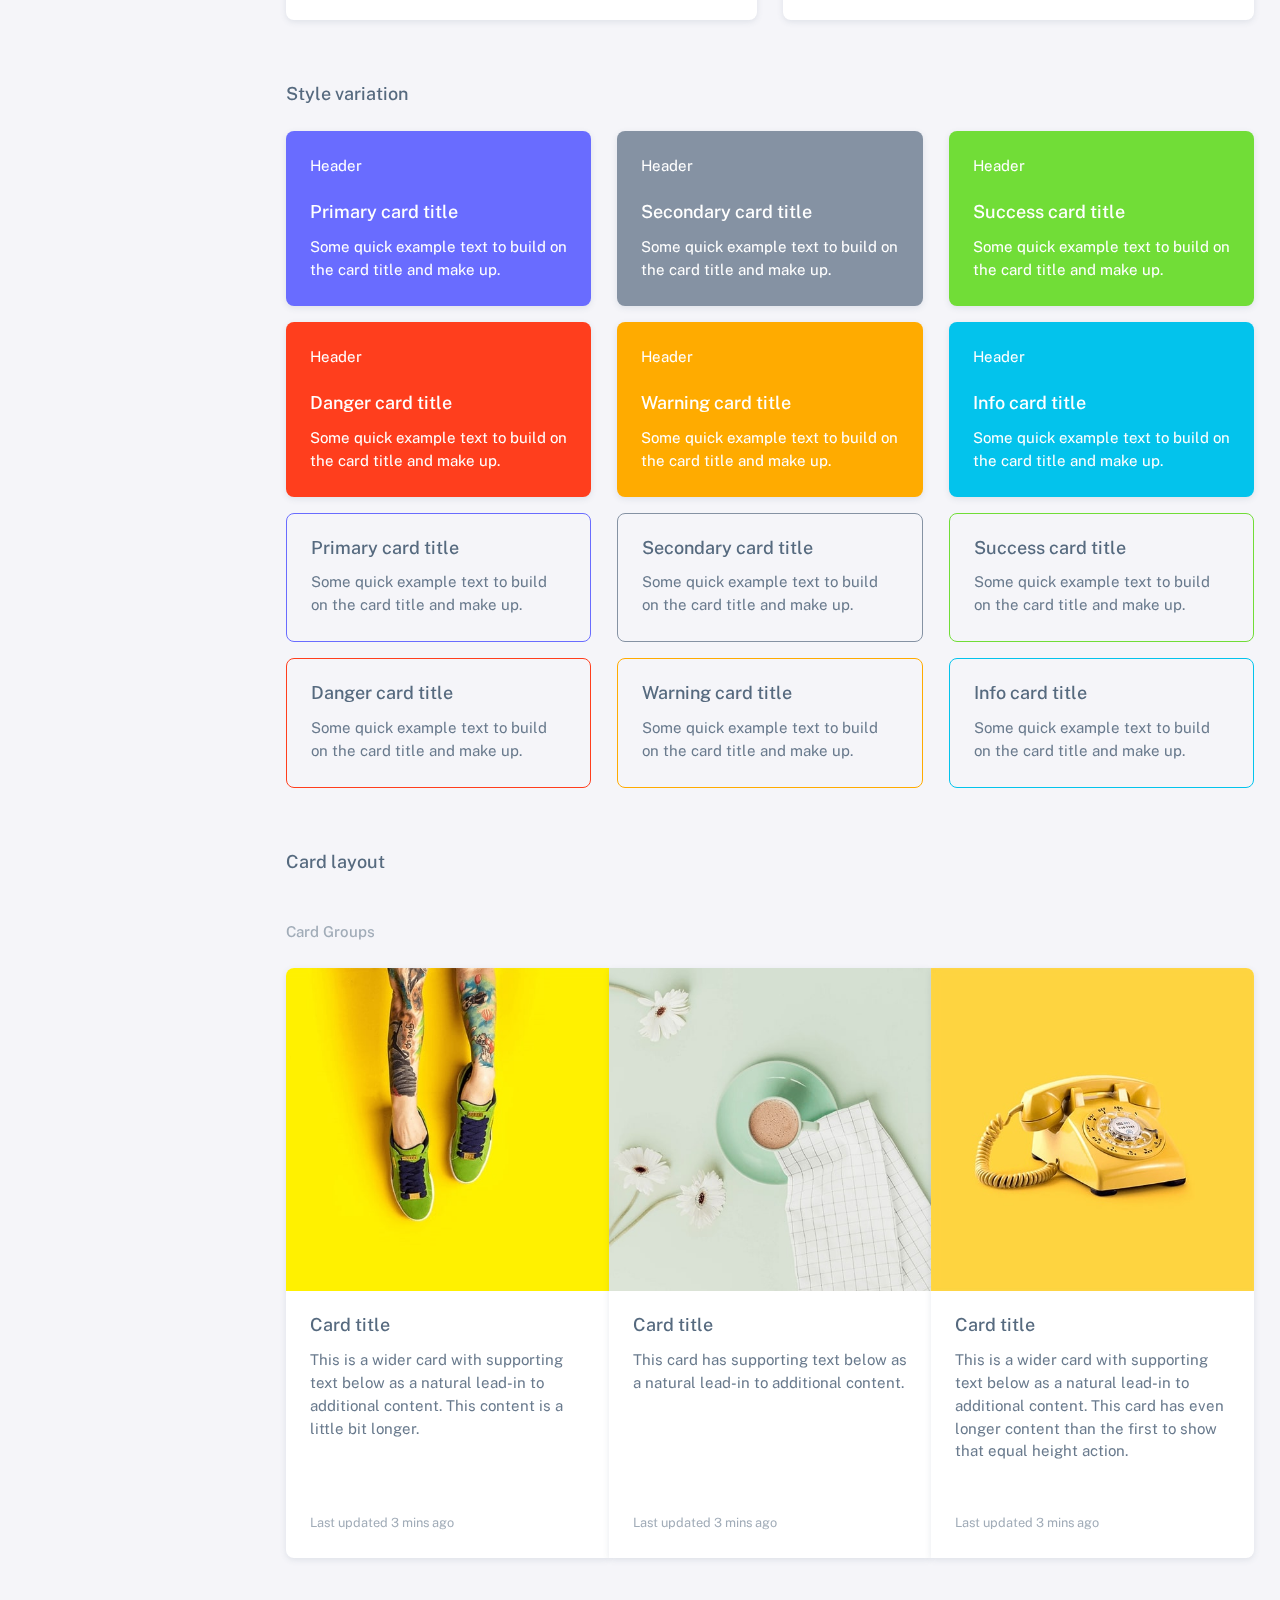
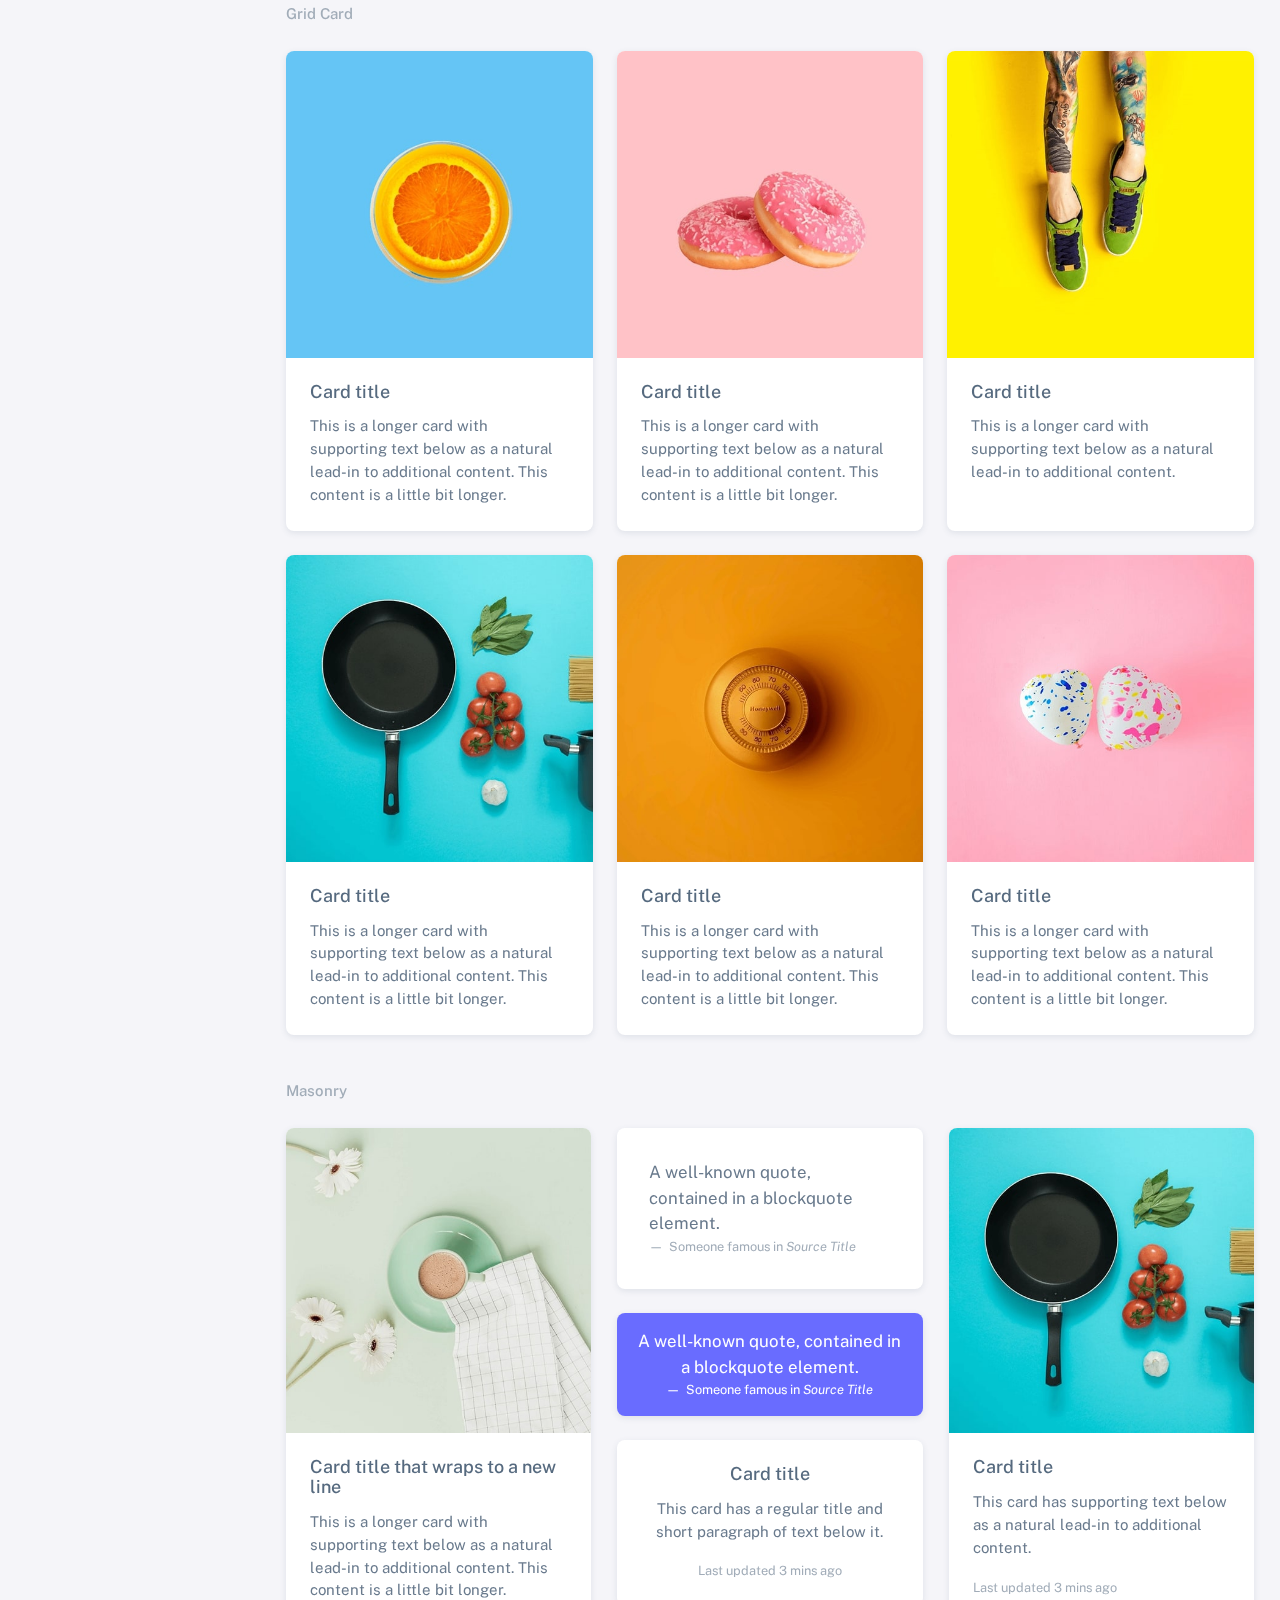
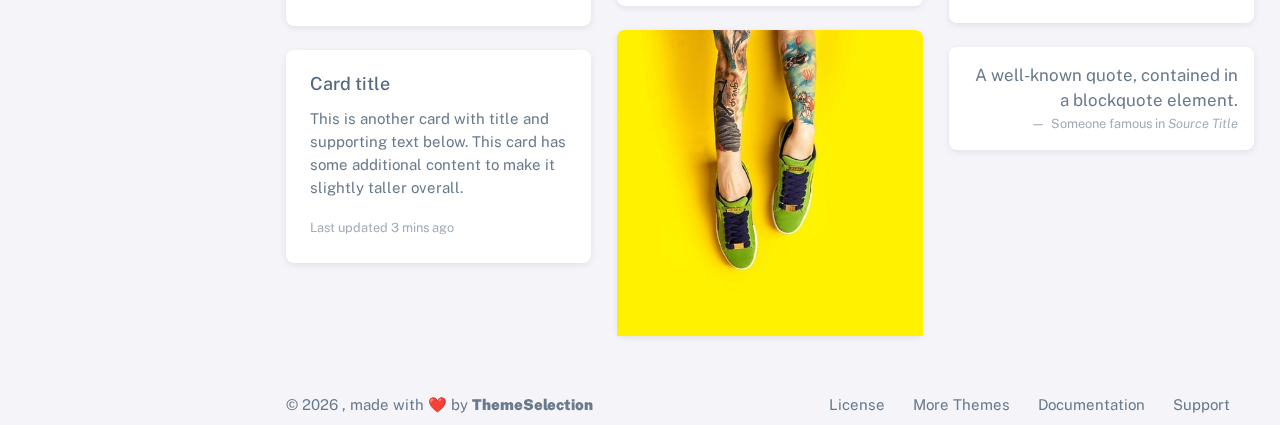
<file: html/cards-basic.html>
<!DOCTYPE html>

<!-- =========================================================
* Sneat - Bootstrap 5 HTML Admin Template - Pro | v1.0.0
==============================================================

* Product Page: https://themeselection.com/products/sneat-bootstrap-html-admin-template/
* Created by: ThemeSelection
* License: You must have a valid license purchased in order to legally use the theme for your project.
* Copyright ThemeSelection (https://themeselection.com)

=========================================================
 -->
<!-- beautify ignore:start -->
<html
  lang="en"
  class="light-style layout-menu-fixed"
  dir="ltr"
  data-theme="theme-default"
  data-assets-path="../assets/"
  data-template="vertical-menu-template-free"
>
  <head>
    <meta charset="utf-8" />
    <meta
      name="viewport"
      content="width=device-width, initial-scale=1.0, user-scalable=no, minimum-scale=1.0, maximum-scale=1.0"
    />

    <title>Cards basic - UI elements | Sneat - Bootstrap 5 HTML Admin Template - Pro</title>

    <meta name="description" content="" />

    <!-- Favicon -->
    <link rel="icon" type="image/x-icon" href="../assets/img/favicon/favicon.ico" />

    <!-- Fonts -->
    <link rel="preconnect" href="https://fonts.googleapis.com" />
    <link rel="preconnect" href="https://fonts.gstatic.com" crossorigin />
    <link
      href="https://fonts.googleapis.com/css2?family=Public+Sans:ital,wght@0,300;0,400;0,500;0,600;0,700;1,300;1,400;1,500;1,600;1,700&display=swap"
      rel="stylesheet"
    />

    <!-- Icons. Uncomment required icon fonts -->
    <link rel="stylesheet" href="../assets/vendor/fonts/boxicons.css" />

    <!-- Core CSS -->
    <link rel="stylesheet" href="../assets/vendor/css/core.css" class="template-customizer-core-css" />
    <link rel="stylesheet" href="../assets/vendor/css/theme-default.css" class="template-customizer-theme-css" />
    <link rel="stylesheet" href="../assets/css/demo.css" />

    <!-- Vendors CSS -->
    <link rel="stylesheet" href="../assets/vendor/libs/perfect-scrollbar/perfect-scrollbar.css" />

    <!-- Page CSS -->

    <!-- Helpers -->
    <script src="../assets/vendor/js/helpers.js"></script>

    <!--! Template customizer & Theme config files MUST be included after core stylesheets and helpers.js in the <head> section -->
    <!--? Config:  Mandatory theme config file contain global vars & default theme options, Set your preferred theme option in this file.  -->
    <script src="../assets/js/config.js"></script>
  </head>

  <body>
    <!-- Layout wrapper -->
    <div class="layout-wrapper layout-content-navbar">
      <div class="layout-container">
        <!-- Menu -->

        <aside id="layout-menu" class="layout-menu menu-vertical menu bg-menu-theme">
          <div class="app-brand demo">
            <a href="index.html" class="app-brand-link">
              <span class="app-brand-logo demo">
                <svg
                  width="25"
                  viewBox="0 0 25 42"
                  version="1.1"
                  xmlns="http://www.w3.org/2000/svg"
                  xmlns:xlink="http://www.w3.org/1999/xlink"
                >
                  <defs>
                    <path
                      d="M13.7918663,0.358365126 L3.39788168,7.44174259 C0.566865006,9.69408886 -0.379795268,12.4788597 0.557900856,15.7960551 C0.68998853,16.2305145 1.09562888,17.7872135 3.12357076,19.2293357 C3.8146334,19.7207684 5.32369333,20.3834223 7.65075054,21.2172976 L7.59773219,21.2525164 L2.63468769,24.5493413 C0.445452254,26.3002124 0.0884951797,28.5083815 1.56381646,31.1738486 C2.83770406,32.8170431 5.20850219,33.2640127 7.09180128,32.5391577 C8.347334,32.0559211 11.4559176,30.0011079 16.4175519,26.3747182 C18.0338572,24.4997857 18.6973423,22.4544883 18.4080071,20.2388261 C17.963753,17.5346866 16.1776345,15.5799961 13.0496516,14.3747546 L10.9194936,13.4715819 L18.6192054,7.984237 L13.7918663,0.358365126 Z"
                      id="path-1"
                    ></path>
                    <path
                      d="M5.47320593,6.00457225 C4.05321814,8.216144 4.36334763,10.0722806 6.40359441,11.5729822 C8.61520715,12.571656 10.0999176,13.2171421 10.8577257,13.5094407 L15.5088241,14.433041 L18.6192054,7.984237 C15.5364148,3.11535317 13.9273018,0.573395879 13.7918663,0.358365126 C13.5790555,0.511491653 10.8061687,2.3935607 5.47320593,6.00457225 Z"
                      id="path-3"
                    ></path>
                    <path
                      d="M7.50063644,21.2294429 L12.3234468,23.3159332 C14.1688022,24.7579751 14.397098,26.4880487 13.008334,28.506154 C11.6195701,30.5242593 10.3099883,31.790241 9.07958868,32.3040991 C5.78142938,33.4346997 4.13234973,34 4.13234973,34 C4.13234973,34 2.75489982,33.0538207 2.37032616e-14,31.1614621 C-0.55822714,27.8186216 -0.55822714,26.0572515 -4.05231404e-15,25.8773518 C0.83734071,25.6075023 2.77988457,22.8248993 3.3049379,22.52991 C3.65497346,22.3332504 5.05353963,21.8997614 7.50063644,21.2294429 Z"
                      id="path-4"
                    ></path>
                    <path
                      d="M20.6,7.13333333 L25.6,13.8 C26.2627417,14.6836556 26.0836556,15.9372583 25.2,16.6 C24.8538077,16.8596443 24.4327404,17 24,17 L14,17 C12.8954305,17 12,16.1045695 12,15 C12,14.5672596 12.1403557,14.1461923 12.4,13.8 L17.4,7.13333333 C18.0627417,6.24967773 19.3163444,6.07059163 20.2,6.73333333 C20.3516113,6.84704183 20.4862915,6.981722 20.6,7.13333333 Z"
                      id="path-5"
                    ></path>
                  </defs>
                  <g id="g-app-brand" stroke="none" stroke-width="1" fill="none" fill-rule="evenodd">
                    <g id="Brand-Logo" transform="translate(-27.000000, -15.000000)">
                      <g id="Icon" transform="translate(27.000000, 15.000000)">
                        <g id="Mask" transform="translate(0.000000, 8.000000)">
                          <mask id="mask-2" fill="white">
                            <use xlink:href="#path-1"></use>
                          </mask>
                          <use fill="#696cff" xlink:href="#path-1"></use>
                          <g id="Path-3" mask="url(#mask-2)">
                            <use fill="#696cff" xlink:href="#path-3"></use>
                            <use fill-opacity="0.2" fill="#FFFFFF" xlink:href="#path-3"></use>
                          </g>
                          <g id="Path-4" mask="url(#mask-2)">
                            <use fill="#696cff" xlink:href="#path-4"></use>
                            <use fill-opacity="0.2" fill="#FFFFFF" xlink:href="#path-4"></use>
                          </g>
                        </g>
                        <g
                          id="Triangle"
                          transform="translate(19.000000, 11.000000) rotate(-300.000000) translate(-19.000000, -11.000000) "
                        >
                          <use fill="#696cff" xlink:href="#path-5"></use>
                          <use fill-opacity="0.2" fill="#FFFFFF" xlink:href="#path-5"></use>
                        </g>
                      </g>
                    </g>
                  </g>
                </svg>
              </span>
              <span class="app-brand-text demo menu-text fw-bolder ms-2">Sneat</span>
            </a>

            <a href="javascript:void(0);" class="layout-menu-toggle menu-link text-large ms-auto d-block d-xl-none">
              <i class="bx bx-chevron-left bx-sm align-middle"></i>
            </a>
          </div>

          <div class="menu-inner-shadow"></div>

          <ul class="menu-inner py-1">
            <!-- Dashboard -->
            <li class="menu-item">
              <a href="index.html" class="menu-link">
                <i class="menu-icon tf-icons bx bx-home-circle"></i>
                <div data-i18n="Analytics">Dashboard</div>
              </a>
            </li>

            <!-- Layouts -->
            <li class="menu-item">
              <a href="javascript:void(0);" class="menu-link menu-toggle">
                <i class="menu-icon tf-icons bx bx-layout"></i>
                <div data-i18n="Layouts">Layouts</div>
              </a>

              <ul class="menu-sub">
                <li class="menu-item">
                  <a href="layouts-without-menu.html" class="menu-link">
                    <div data-i18n="Without menu">Without menu</div>
                  </a>
                </li>
                <li class="menu-item">
                  <a href="layouts-without-navbar.html" class="menu-link">
                    <div data-i18n="Without navbar">Without navbar</div>
                  </a>
                </li>
                <li class="menu-item">
                  <a href="layouts-container.html" class="menu-link">
                    <div data-i18n="Container">Container</div>
                  </a>
                </li>
                <li class="menu-item">
                  <a href="layouts-fluid.html" class="menu-link">
                    <div data-i18n="Fluid">Fluid</div>
                  </a>
                </li>
                <li class="menu-item">
                  <a href="layouts-blank.html" class="menu-link">
                    <div data-i18n="Blank">Blank</div>
                  </a>
                </li>
              </ul>
            </li>

            <li class="menu-header small text-uppercase">
              <span class="menu-header-text">Pages</span>
            </li>
            <li class="menu-item">
              <a href="javascript:void(0);" class="menu-link menu-toggle">
                <i class="menu-icon tf-icons bx bx-dock-top"></i>
                <div data-i18n="Account Settings">Account Settings</div>
              </a>
              <ul class="menu-sub">
                <li class="menu-item">
                  <a href="pages-account-settings-account.html" class="menu-link">
                    <div data-i18n="Account">Account</div>
                  </a>
                </li>
                <li class="menu-item">
                  <a href="pages-account-settings-notifications.html" class="menu-link">
                    <div data-i18n="Notifications">Notifications</div>
                  </a>
                </li>
                <li class="menu-item">
                  <a href="pages-account-settings-connections.html" class="menu-link">
                    <div data-i18n="Connections">Connections</div>
                  </a>
                </li>
              </ul>
            </li>
            <li class="menu-item">
              <a href="javascript:void(0);" class="menu-link menu-toggle">
                <i class="menu-icon tf-icons bx bx-lock-open-alt"></i>
                <div data-i18n="Authentications">Authentications</div>
              </a>
              <ul class="menu-sub">
                <li class="menu-item">
                  <a href="auth-login-basic.html" class="menu-link" target="_blank">
                    <div data-i18n="Basic">Login</div>
                  </a>
                </li>
                <li class="menu-item">
                  <a href="auth-register-basic.html" class="menu-link" target="_blank">
                    <div data-i18n="Basic">Register</div>
                  </a>
                </li>
                <li class="menu-item">
                  <a href="auth-forgot-password-basic.html" class="menu-link" target="_blank">
                    <div data-i18n="Basic">Forgot Password</div>
                  </a>
                </li>
              </ul>
            </li>
            <li class="menu-item">
              <a href="javascript:void(0);" class="menu-link menu-toggle">
                <i class="menu-icon tf-icons bx bx-cube-alt"></i>
                <div data-i18n="Misc">Misc</div>
              </a>
              <ul class="menu-sub">
                <li class="menu-item">
                  <a href="pages-misc-error.html" class="menu-link">
                    <div data-i18n="Error">Error</div>
                  </a>
                </li>
                <li class="menu-item">
                  <a href="pages-misc-under-maintenance.html" class="menu-link">
                    <div data-i18n="Under Maintenance">Under Maintenance</div>
                  </a>
                </li>
              </ul>
            </li>
            <!-- Components -->
            <li class="menu-header small text-uppercase"><span class="menu-header-text">Components</span></li>
            <!-- Cards -->
            <li class="menu-item active">
              <a href="cards-basic.html" class="menu-link">
                <i class="menu-icon tf-icons bx bx-collection"></i>
                <div data-i18n="Basic">Cards</div>
              </a>
            </li>
            <!-- User interface -->
            <li class="menu-item">
              <a href="javascript:void(0)" class="menu-link menu-toggle">
                <i class="menu-icon tf-icons bx bx-box"></i>
                <div data-i18n="User interface">User interface</div>
              </a>
              <ul class="menu-sub">
                <li class="menu-item">
                  <a href="ui-accordion.html" class="menu-link">
                    <div data-i18n="Accordion">Accordion</div>
                  </a>
                </li>
                <li class="menu-item">
                  <a href="ui-alerts.html" class="menu-link">
                    <div data-i18n="Alerts">Alerts</div>
                  </a>
                </li>
                <li class="menu-item">
                  <a href="ui-badges.html" class="menu-link">
                    <div data-i18n="Badges">Badges</div>
                  </a>
                </li>
                <li class="menu-item">
                  <a href="ui-buttons.html" class="menu-link">
                    <div data-i18n="Buttons">Buttons</div>
                  </a>
                </li>
                <li class="menu-item">
                  <a href="ui-carousel.html" class="menu-link">
                    <div data-i18n="Carousel">Carousel</div>
                  </a>
                </li>
                <li class="menu-item">
                  <a href="ui-collapse.html" class="menu-link">
                    <div data-i18n="Collapse">Collapse</div>
                  </a>
                </li>
                <li class="menu-item">
                  <a href="ui-dropdowns.html" class="menu-link">
                    <div data-i18n="Dropdowns">Dropdowns</div>
                  </a>
                </li>
                <li class="menu-item">
                  <a href="ui-footer.html" class="menu-link">
                    <div data-i18n="Footer">Footer</div>
                  </a>
                </li>
                <li class="menu-item">
                  <a href="ui-list-groups.html" class="menu-link">
                    <div data-i18n="List Groups">List groups</div>
                  </a>
                </li>
                <li class="menu-item">
                  <a href="ui-modals.html" class="menu-link">
                    <div data-i18n="Modals">Modals</div>
                  </a>
                </li>
                <li class="menu-item">
                  <a href="ui-navbar.html" class="menu-link">
                    <div data-i18n="Navbar">Navbar</div>
                  </a>
                </li>
                <li class="menu-item">
                  <a href="ui-offcanvas.html" class="menu-link">
                    <div data-i18n="Offcanvas">Offcanvas</div>
                  </a>
                </li>
                <li class="menu-item">
                  <a href="ui-pagination-breadcrumbs.html" class="menu-link">
                    <div data-i18n="Pagination &amp; Breadcrumbs">Pagination &amp; Breadcrumbs</div>
                  </a>
                </li>
                <li class="menu-item">
                  <a href="ui-progress.html" class="menu-link">
                    <div data-i18n="Progress">Progress</div>
                  </a>
                </li>
                <li class="menu-item">
                  <a href="ui-spinners.html" class="menu-link">
                    <div data-i18n="Spinners">Spinners</div>
                  </a>
                </li>
                <li class="menu-item">
                  <a href="ui-tabs-pills.html" class="menu-link">
                    <div data-i18n="Tabs &amp; Pills">Tabs &amp; Pills</div>
                  </a>
                </li>
                <li class="menu-item">
                  <a href="ui-toasts.html" class="menu-link">
                    <div data-i18n="Toasts">Toasts</div>
                  </a>
                </li>
                <li class="menu-item">
                  <a href="ui-tooltips-popovers.html" class="menu-link">
                    <div data-i18n="Tooltips & Popovers">Tooltips &amp; popovers</div>
                  </a>
                </li>
                <li class="menu-item">
                  <a href="ui-typography.html" class="menu-link">
                    <div data-i18n="Typography">Typography</div>
                  </a>
                </li>
              </ul>
            </li>

            <!-- Extended components -->
            <li class="menu-item">
              <a href="javascript:void(0)" class="menu-link menu-toggle">
                <i class="menu-icon tf-icons bx bx-copy"></i>
                <div data-i18n="Extended UI">Extended UI</div>
              </a>
              <ul class="menu-sub">
                <li class="menu-item">
                  <a href="extended-ui-perfect-scrollbar.html" class="menu-link">
                    <div data-i18n="Perfect Scrollbar">Perfect scrollbar</div>
                  </a>
                </li>
                <li class="menu-item">
                  <a href="extended-ui-text-divider.html" class="menu-link">
                    <div data-i18n="Text Divider">Text Divider</div>
                  </a>
                </li>
              </ul>
            </li>

            <li class="menu-item">
              <a href="icons-boxicons.html" class="menu-link">
                <i class="menu-icon tf-icons bx bx-crown"></i>
                <div data-i18n="Boxicons">Boxicons</div>
              </a>
            </li>

            <!-- Forms & Tables -->
            <li class="menu-header small text-uppercase"><span class="menu-header-text">Forms &amp; Tables</span></li>
            <!-- Forms -->
            <li class="menu-item">
              <a href="javascript:void(0);" class="menu-link menu-toggle">
                <i class="menu-icon tf-icons bx bx-detail"></i>
                <div data-i18n="Form Elements">Form Elements</div>
              </a>
              <ul class="menu-sub">
                <li class="menu-item">
                  <a href="forms-basic-inputs.html" class="menu-link">
                    <div data-i18n="Basic Inputs">Basic Inputs</div>
                  </a>
                </li>
                <li class="menu-item">
                  <a href="forms-input-groups.html" class="menu-link">
                    <div data-i18n="Input groups">Input groups</div>
                  </a>
                </li>
              </ul>
            </li>
            <li class="menu-item">
              <a href="javascript:void(0);" class="menu-link menu-toggle">
                <i class="menu-icon tf-icons bx bx-detail"></i>
                <div data-i18n="Form Layouts">Form Layouts</div>
              </a>
              <ul class="menu-sub">
                <li class="menu-item">
                  <a href="form-layouts-vertical.html" class="menu-link">
                    <div data-i18n="Vertical Form">Vertical Form</div>
                  </a>
                </li>
                <li class="menu-item">
                  <a href="form-layouts-horizontal.html" class="menu-link">
                    <div data-i18n="Horizontal Form">Horizontal Form</div>
                  </a>
                </li>
              </ul>
            </li>
            <!-- Tables -->
            <li class="menu-item">
              <a href="tables-basic.html" class="menu-link">
                <i class="menu-icon tf-icons bx bx-table"></i>
                <div data-i18n="Tables">Tables</div>
              </a>
            </li>
            <!-- Misc -->
            <li class="menu-header small text-uppercase"><span class="menu-header-text">Misc</span></li>
            <li class="menu-item">
              <a
                href="https://github.com/themeselection/sneat-html-admin-template-free/issues"
                target="_blank"
                class="menu-link"
              >
                <i class="menu-icon tf-icons bx bx-support"></i>
                <div data-i18n="Support">Support</div>
              </a>
            </li>
            <li class="menu-item">
              <a
                href="https://themeselection.com/demo/sneat-bootstrap-html-admin-template/documentation/"
                target="_blank"
                class="menu-link"
              >
                <i class="menu-icon tf-icons bx bx-file"></i>
                <div data-i18n="Documentation">Documentation</div>
              </a>
            </li>
          </ul>
        </aside>
        <!-- / Menu -->

        <!-- Layout container -->
        <div class="layout-page">
          <!-- Navbar -->

          <nav
            class="layout-navbar container-xxl navbar navbar-expand-xl navbar-detached align-items-center bg-navbar-theme"
            id="layout-navbar"
          >
            <div class="layout-menu-toggle navbar-nav align-items-xl-center me-3 me-xl-0 d-xl-none">
              <a class="nav-item nav-link px-0 me-xl-4" href="javascript:void(0)">
                <i class="bx bx-menu bx-sm"></i>
              </a>
            </div>

            <div class="navbar-nav-right d-flex align-items-center" id="navbar-collapse">
              <!-- Search -->
              <div class="navbar-nav align-items-center">
                <div class="nav-item d-flex align-items-center">
                  <i class="bx bx-search fs-4 lh-0"></i>
                  <input
                    type="text"
                    class="form-control border-0 shadow-none"
                    placeholder="Search..."
                    aria-label="Search..."
                  />
                </div>
              </div>
              <!-- /Search -->

              <ul class="navbar-nav flex-row align-items-center ms-auto">
                <!-- Place this tag where you want the button to render. -->
                <li class="nav-item lh-1 me-3">
                  <a
                    class="github-button"
                    href="https://github.com/themeselection/sneat-html-admin-template-free"
                    data-icon="octicon-star"
                    data-size="large"
                    data-show-count="true"
                    aria-label="Star themeselection/sneat-html-admin-template-free on GitHub"
                    >Star</a
                  >
                </li>

                <!-- User -->
                <li class="nav-item navbar-dropdown dropdown-user dropdown">
                  <a class="nav-link dropdown-toggle hide-arrow" href="javascript:void(0);" data-bs-toggle="dropdown">
                    <div class="avatar avatar-online">
                      <img src="../assets/img/avatars/1.png" alt class="w-px-40 h-auto rounded-circle" />
                    </div>
                  </a>
                  <ul class="dropdown-menu dropdown-menu-end">
                    <li>
                      <a class="dropdown-item" href="#">
                        <div class="d-flex">
                          <div class="flex-shrink-0 me-3">
                            <div class="avatar avatar-online">
                              <img src="../assets/img/avatars/1.png" alt class="w-px-40 h-auto rounded-circle" />
                            </div>
                          </div>
                          <div class="flex-grow-1">
                            <span class="fw-semibold d-block">John Doe</span>
                            <small class="text-muted">Admin</small>
                          </div>
                        </div>
                      </a>
                    </li>
                    <li>
                      <div class="dropdown-divider"></div>
                    </li>
                    <li>
                      <a class="dropdown-item" href="#">
                        <i class="bx bx-user me-2"></i>
                        <span class="align-middle">My Profile</span>
                      </a>
                    </li>
                    <li>
                      <a class="dropdown-item" href="#">
                        <i class="bx bx-cog me-2"></i>
                        <span class="align-middle">Settings</span>
                      </a>
                    </li>
                    <li>
                      <a class="dropdown-item" href="#">
                        <span class="d-flex align-items-center align-middle">
                          <i class="flex-shrink-0 bx bx-credit-card me-2"></i>
                          <span class="flex-grow-1 align-middle">Billing</span>
                          <span class="flex-shrink-0 badge badge-center rounded-pill bg-danger w-px-20 h-px-20">4</span>
                        </span>
                      </a>
                    </li>
                    <li>
                      <div class="dropdown-divider"></div>
                    </li>
                    <li>
                      <a class="dropdown-item" href="auth-login-basic.html">
                        <i class="bx bx-power-off me-2"></i>
                        <span class="align-middle">Log Out</span>
                      </a>
                    </li>
                  </ul>
                </li>
                <!--/ User -->
              </ul>
            </div>
          </nav>

          <!-- / Navbar -->

          <!-- Content wrapper -->
          <div class="content-wrapper">
            <!-- Content -->

            <div class="container-xxl flex-grow-1 container-p-y">
              <h4 class="fw-bold py-3 mb-4"><span class="text-muted fw-light">UI Elements /</span> Cards Basic</h4>

              <!-- Examples -->
              <div class="row mb-5">
                <div class="col-md-6 col-lg-4 mb-3">
                  <div class="card h-100">
                    <img class="card-img-top" src="../assets/img/elements/2.jpg" alt="Card image cap" />
                    <div class="card-body">
                      <h5 class="card-title">Card title</h5>
                      <p class="card-text">
                        Some quick example text to build on the card title and make up the bulk of the card's content.
                      </p>
                      <a href="javascript:void(0)" class="btn btn-outline-primary">Go somewhere</a>
                    </div>
                  </div>
                </div>
                <div class="col-md-6 col-lg-4 mb-3">
                  <div class="card h-100">
                    <div class="card-body">
                      <h5 class="card-title">Card title</h5>
                      <h6 class="card-subtitle text-muted">Support card subtitle</h6>
                    </div>
                    <img class="img-fluid" src="../assets/img/elements/13.jpg" alt="Card image cap" />
                    <div class="card-body">
                      <p class="card-text">Bear claw sesame snaps gummies chocolate.</p>
                      <a href="javascript:void(0);" class="card-link">Card link</a>
                      <a href="javascript:void(0);" class="card-link">Another link</a>
                    </div>
                  </div>
                </div>
                <div class="col-md-6 col-lg-4 mb-3">
                  <div class="card h-100">
                    <div class="card-body">
                      <h5 class="card-title">Card title</h5>
                      <h6 class="card-subtitle text-muted">Support card subtitle</h6>
                      <img
                        class="img-fluid d-flex mx-auto my-4"
                        src="../assets/img/elements/4.jpg"
                        alt="Card image cap"
                      />
                      <p class="card-text">Bear claw sesame snaps gummies chocolate.</p>
                      <a href="javascript:void(0);" class="card-link">Card link</a>
                      <a href="javascript:void(0);" class="card-link">Another link</a>
                    </div>
                  </div>
                </div>
              </div>
              <!-- Examples -->

              <!-- Content types -->
              <h5 class="pb-1 mb-4">Content types</h5>

              <div class="row mb-5">
                <div class="col-md-6 col-lg-4">
                  <h6 class="mt-2 text-muted">Body</h6>
                  <div class="card mb-4">
                    <div class="card-body">
                      <p class="card-text">
                        This is some text within a card body. Jelly lemon drops tiramisu chocolate cake cotton candy
                        soufflé oat cake sweet roll. Sugar plum marzipan dragée topping cheesecake chocolate bar. Danish
                        muffin icing donut.
                      </p>
                    </div>
                  </div>
                  <h6 class="mt-2 text-muted">Titles, text, and links</h6>
                  <div class="card mb-4">
                    <div class="card-body">
                      <h5 class="card-title">Card title</h5>
                      <div class="card-subtitle text-muted mb-3">Card subtitle</div>
                      <p class="card-text">
                        Some quick example text to build on the card title and make up the bulk of the card's content.
                      </p>
                      <a href="javascript:void(0)" class="card-link">Card link</a>
                      <a href="javascript:void(0)" class="card-link">Another link</a>
                    </div>
                  </div>
                  <h6 class="mt-2 text-muted">List groups</h6>
                  <div class="card mb-4">
                    <ul class="list-group list-group-flush">
                      <li class="list-group-item">Cras justo odio</li>
                      <li class="list-group-item">Dapibus ac facilisis in</li>
                      <li class="list-group-item">Vestibulum at eros</li>
                    </ul>
                  </div>
                </div>
                <div class="col-md-6 col-lg-4">
                  <h6 class="mt-2 text-muted">Images</h6>
                  <div class="card mb-4">
                    <img class="card-img-top" src="../assets/img/elements/5.jpg" alt="Card image cap" />
                    <div class="card-body">
                      <p class="card-text">
                        Some quick example text to build on the card title and make up the bulk of the card's content.
                      </p>
                      <p class="card-text">
                        Cookie topping caramels jujubes gingerbread. Lollipop apple pie cupcake candy canes cookie ice
                        cream. Wafer chocolate bar carrot cake jelly-o.
                      </p>
                    </div>
                  </div>
                </div>
                <div class="col-md-6 col-lg-4">
                  <h6 class="mt-2 text-muted">Kitchen sink</h6>
                  <div class="card">
                    <img class="card-img-top" src="../assets/img/elements/7.jpg" alt="Card image cap" />
                    <div class="card-body">
                      <h5 class="card-title">Card title</h5>
                      <p class="card-text">Some quick example text to build on the card title.</p>
                    </div>
                    <ul class="list-group list-group-flush">
                      <li class="list-group-item">Cras justo odio</li>
                      <li class="list-group-item">Vestibulum at eros</li>
                    </ul>
                    <div class="card-body">
                      <a href="javascript:void(0)" class="card-link">Card link</a>
                      <a href="javascript:void(0)" class="card-link">Another link</a>
                    </div>
                  </div>
                </div>
              </div>

              <h6 class="pb-1 mb-4 text-muted">Header and footer</h6>
              <div class="row mb-5">
                <div class="col-md-6 col-lg-4 mb-3">
                  <div class="card">
                    <div class="card-header">Featured</div>
                    <div class="card-body">
                      <h5 class="card-title">Special title treatment</h5>
                      <p class="card-text">
                        With supporting text below as a natural lead-in to additional content natural lead-in to
                        additional content.
                      </p>
                      <a href="javascript:void(0)" class="btn btn-primary">Go somewhere</a>
                    </div>
                  </div>
                </div>
                <div class="col-md-6 col-lg-4 mb-3">
                  <div class="card">
                    <h5 class="card-header">Quote</h5>
                    <div class="card-body">
                      <blockquote class="blockquote mb-0">
                        <p>
                          Lorem ipsum dolor sit amet, consectetur adipiscing elit. Integer posuere erat a ante.Lorem
                          ipsum dolor sit amet, consectetur.
                        </p>
                        <footer class="blockquote-footer">
                          Someone famous in
                          <cite title="Source Title">Source Title</cite>
                        </footer>
                      </blockquote>
                    </div>
                  </div>
                </div>
                <div class="col-md-6 col-lg-4 mb-3">
                  <div class="card text-center">
                    <div class="card-header">Featured</div>
                    <div class="card-body">
                      <h5 class="card-title">Special title treatment</h5>
                      <p class="card-text">With supporting text below as a natural.</p>
                      <a href="javascript:void(0)" class="btn btn-primary">Go somewhere</a>
                    </div>
                    <div class="card-footer text-muted">2 days ago</div>
                  </div>
                </div>
              </div>
              <!--/ Content types -->

              <!-- Text alignment -->
              <h5 class="pb-1 mb-4">Text alignment</h5>
              <div class="row mb-5">
                <div class="col-md-6 col-lg-4">
                  <div class="card mb-3">
                    <div class="card-body">
                      <h5 class="card-title">Special title treatment</h5>
                      <p class="card-text">With supporting text below as a natural lead-in to additional content.</p>
                      <a href="javascript:void(0)" class="btn btn-primary">Go somewhere</a>
                    </div>
                  </div>
                </div>
                <div class="col-md-6 col-lg-4">
                  <div class="card text-center mb-3">
                    <div class="card-body">
                      <h5 class="card-title">Special title treatment</h5>
                      <p class="card-text">With supporting text below as a natural lead-in to additional content.</p>
                      <a href="javascript:void(0)" class="btn btn-primary">Go somewhere</a>
                    </div>
                  </div>
                </div>
                <div class="col-md-6 col-lg-4">
                  <div class="card text-end mb-3">
                    <div class="card-body">
                      <h5 class="card-title">Special title treatment</h5>
                      <p class="card-text">With supporting text below as a natural lead-in to additional content.</p>
                      <a href="javascript:void(0)" class="btn btn-primary">Go somewhere</a>
                    </div>
                  </div>
                </div>
              </div>
              <!--/ Text alignment -->

              <!-- Images -->
              <h5 class="pb-1 mb-4">Images caps & overlay</h5>
              <div class="row mb-5">
                <div class="col-md-6 col-xl-4">
                  <div class="card mb-3">
                    <img class="card-img-top" src="../assets/img/elements/18.jpg" alt="Card image cap" />
                    <div class="card-body">
                      <h5 class="card-title">Card title</h5>
                      <p class="card-text">
                        This is a wider card with supporting text below as a natural lead-in to additional content. This
                        content is a little bit longer.
                      </p>
                      <p class="card-text">
                        <small class="text-muted">Last updated 3 mins ago</small>
                      </p>
                    </div>
                  </div>
                </div>
                <div class="col-md-6 col-xl-4">
                  <div class="card mb-3">
                    <div class="card-body">
                      <h5 class="card-title">Card title</h5>
                      <p class="card-text">
                        This is a wider card with supporting text below as a natural lead-in to additional content. This
                        content is a little bit longer.
                      </p>
                      <p class="card-text">
                        <small class="text-muted">Last updated 3 mins ago</small>
                      </p>
                    </div>
                    <img class="card-img-bottom" src="../assets/img/elements/1.jpg" alt="Card image cap" />
                  </div>
                </div>
                <div class="col-md-6 col-xl-4">
                  <div class="card bg-dark border-0 text-white">
                    <img class="card-img" src="../assets/img/elements/11.jpg" alt="Card image" />
                    <div class="card-img-overlay">
                      <h5 class="card-title">Card title</h5>
                      <p class="card-text">
                        This is a wider card with supporting text below as a natural lead-in to additional content. This
                        content is a little bit longer.
                      </p>
                      <p class="card-text">Last updated 3 mins ago</p>
                    </div>
                  </div>
                </div>
              </div>
              <!--/ Images -->

              <!-- Horizontal -->
              <h5 class="pb-1 mb-4">Horizontal</h5>
              <div class="row mb-5">
                <div class="col-md">
                  <div class="card mb-3">
                    <div class="row g-0">
                      <div class="col-md-4">
                        <img class="card-img card-img-left" src="../assets/img/elements/12.jpg" alt="Card image" />
                      </div>
                      <div class="col-md-8">
                        <div class="card-body">
                          <h5 class="card-title">Card title</h5>
                          <p class="card-text">
                            This is a wider card with supporting text below as a natural lead-in to additional content.
                            This content is a little bit longer.
                          </p>
                          <p class="card-text"><small class="text-muted">Last updated 3 mins ago</small></p>
                        </div>
                      </div>
                    </div>
                  </div>
                </div>
                <div class="col-md">
                  <div class="card mb-3">
                    <div class="row g-0">
                      <div class="col-md-8">
                        <div class="card-body">
                          <h5 class="card-title">Card title</h5>
                          <p class="card-text">
                            This is a wider card with supporting text below as a natural lead-in to additional content.
                            This content is a little bit longer.
                          </p>
                          <p class="card-text"><small class="text-muted">Last updated 3 mins ago</small></p>
                        </div>
                      </div>
                      <div class="col-md-4">
                        <img class="card-img card-img-right" src="../assets/img/elements/17.jpg" alt="Card image" />
                      </div>
                    </div>
                  </div>
                </div>
              </div>
              <!--/ Horizontal -->

              <!-- Style variation -->
              <h5 class="pb-1 mb-4">Style variation</h5>
              <div class="row">
                <div class="col-md-6 col-xl-4">
                  <div class="card bg-primary text-white mb-3">
                    <div class="card-header">Header</div>
                    <div class="card-body">
                      <h5 class="card-title text-white">Primary card title</h5>
                      <p class="card-text">Some quick example text to build on the card title and make up.</p>
                    </div>
                  </div>
                </div>
                <div class="col-md-6 col-xl-4">
                  <div class="card bg-secondary text-white mb-3">
                    <div class="card-header">Header</div>
                    <div class="card-body">
                      <h5 class="card-title text-white">Secondary card title</h5>
                      <p class="card-text">Some quick example text to build on the card title and make up.</p>
                    </div>
                  </div>
                </div>
                <div class="col-md-6 col-xl-4">
                  <div class="card bg-success text-white mb-3">
                    <div class="card-header">Header</div>
                    <div class="card-body">
                      <h5 class="card-title text-white">Success card title</h5>
                      <p class="card-text">Some quick example text to build on the card title and make up.</p>
                    </div>
                  </div>
                </div>
                <div class="col-md-6 col-xl-4">
                  <div class="card bg-danger text-white mb-3">
                    <div class="card-header">Header</div>
                    <div class="card-body">
                      <h5 class="card-title text-white">Danger card title</h5>
                      <p class="card-text">Some quick example text to build on the card title and make up.</p>
                    </div>
                  </div>
                </div>
                <div class="col-md-6 col-xl-4">
                  <div class="card bg-warning text-white mb-3">
                    <div class="card-header">Header</div>
                    <div class="card-body">
                      <h5 class="card-title text-white">Warning card title</h5>
                      <p class="card-text">Some quick example text to build on the card title and make up.</p>
                    </div>
                  </div>
                </div>
                <div class="col-md-6 col-xl-4">
                  <div class="card bg-info text-white mb-3">
                    <div class="card-header">Header</div>
                    <div class="card-body">
                      <h5 class="card-title text-white">Info card title</h5>
                      <p class="card-text">Some quick example text to build on the card title and make up.</p>
                    </div>
                  </div>
                </div>
              </div>
              <!-- Outline -->
              <div class="row">
                <div class="col-md-6 col-xl-4">
                  <div class="card shadow-none bg-transparent border border-primary mb-3">
                    <div class="card-body">
                      <h5 class="card-title">Primary card title</h5>
                      <p class="card-text">Some quick example text to build on the card title and make up.</p>
                    </div>
                  </div>
                </div>
                <div class="col-md-6 col-xl-4">
                  <div class="card shadow-none bg-transparent border border-secondary mb-3">
                    <div class="card-body">
                      <h5 class="card-title">Secondary card title</h5>
                      <p class="card-text">Some quick example text to build on the card title and make up.</p>
                    </div>
                  </div>
                </div>
                <div class="col-md-6 col-xl-4">
                  <div class="card shadow-none bg-transparent border border-success mb-3">
                    <div class="card-body">
                      <h5 class="card-title">Success card title</h5>
                      <p class="card-text">Some quick example text to build on the card title and make up.</p>
                    </div>
                  </div>
                </div>
                <div class="col-md-6 col-xl-4">
                  <div class="card shadow-none bg-transparent border border-danger mb-3">
                    <div class="card-body">
                      <h5 class="card-title">Danger card title</h5>
                      <p class="card-text">Some quick example text to build on the card title and make up.</p>
                    </div>
                  </div>
                </div>
                <div class="col-md-6 col-xl-4">
                  <div class="card shadow-none bg-transparent border border-warning mb-3">
                    <div class="card-body">
                      <h5 class="card-title">Warning card title</h5>
                      <p class="card-text">Some quick example text to build on the card title and make up.</p>
                    </div>
                  </div>
                </div>
                <div class="col-md-6 col-xl-4">
                  <div class="card shadow-none bg-transparent border border-info mb-3">
                    <div class="card-body">
                      <h5 class="card-title">Info card title</h5>
                      <p class="card-text">Some quick example text to build on the card title and make up.</p>
                    </div>
                  </div>
                </div>
              </div>
              <!--/ Style variation -->

              <!-- Card layout -->
              <h5 class="pb-1 my-5">Card layout</h5>

              <!-- Card Groups -->
              <h6 class="pb-1 mb-4 text-muted">Card Groups</h6>
              <div class="card-group mb-5">
                <div class="card">
                  <img class="card-img-top" src="../assets/img/elements/4.jpg" alt="Card image cap" />
                  <div class="card-body">
                    <h5 class="card-title">Card title</h5>
                    <p class="card-text">
                      This is a wider card with supporting text below as a natural lead-in to additional content. This
                      content is a little bit longer.
                    </p>
                  </div>
                  <div class="card-footer">
                    <small class="text-muted">Last updated 3 mins ago</small>
                  </div>
                </div>
                <div class="card">
                  <img class="card-img-top" src="../assets/img/elements/5.jpg" alt="Card image cap" />
                  <div class="card-body">
                    <h5 class="card-title">Card title</h5>
                    <p class="card-text">
                      This card has supporting text below as a natural lead-in to additional content.
                    </p>
                  </div>
                  <div class="card-footer">
                    <small class="text-muted">Last updated 3 mins ago</small>
                  </div>
                </div>
                <div class="card">
                  <img class="card-img-top" src="../assets/img/elements/1.jpg" alt="Card image cap" />
                  <div class="card-body">
                    <h5 class="card-title">Card title</h5>
                    <p class="card-text">
                      This is a wider card with supporting text below as a natural lead-in to additional content. This
                      card has even longer content than the first to show that equal height action.
                    </p>
                  </div>
                  <div class="card-footer">
                    <small class="text-muted">Last updated 3 mins ago</small>
                  </div>
                </div>
              </div>

              <!-- Grid Card -->
              <h6 class="pb-1 mb-4 text-muted">Grid Card</h6>
              <div class="row row-cols-1 row-cols-md-3 g-4 mb-5">
                <div class="col">
                  <div class="card h-100">
                    <img class="card-img-top" src="../assets/img/elements/2.jpg" alt="Card image cap" />
                    <div class="card-body">
                      <h5 class="card-title">Card title</h5>
                      <p class="card-text">
                        This is a longer card with supporting text below as a natural lead-in to additional content.
                        This content is a little bit longer.
                      </p>
                    </div>
                  </div>
                </div>
                <div class="col">
                  <div class="card h-100">
                    <img class="card-img-top" src="../assets/img/elements/13.jpg" alt="Card image cap" />
                    <div class="card-body">
                      <h5 class="card-title">Card title</h5>
                      <p class="card-text">
                        This is a longer card with supporting text below as a natural lead-in to additional content.
                        This content is a little bit longer.
                      </p>
                    </div>
                  </div>
                </div>
                <div class="col">
                  <div class="card h-100">
                    <img class="card-img-top" src="../assets/img/elements/4.jpg" alt="Card image cap" />
                    <div class="card-body">
                      <h5 class="card-title">Card title</h5>
                      <p class="card-text">
                        This is a longer card with supporting text below as a natural lead-in to additional content.
                      </p>
                    </div>
                  </div>
                </div>
                <div class="col">
                  <div class="card h-100">
                    <img class="card-img-top" src="../assets/img/elements/18.jpg" alt="Card image cap" />
                    <div class="card-body">
                      <h5 class="card-title">Card title</h5>
                      <p class="card-text">
                        This is a longer card with supporting text below as a natural lead-in to additional content.
                        This content is a little bit longer.
                      </p>
                    </div>
                  </div>
                </div>
                <div class="col">
                  <div class="card h-100">
                    <img class="card-img-top" src="../assets/img/elements/19.jpg" alt="Card image cap" />
                    <div class="card-body">
                      <h5 class="card-title">Card title</h5>
                      <p class="card-text">
                        This is a longer card with supporting text below as a natural lead-in to additional content.
                        This content is a little bit longer.
                      </p>
                    </div>
                  </div>
                </div>
                <div class="col">
                  <div class="card h-100">
                    <img class="card-img-top" src="../assets/img/elements/20.jpg" alt="Card image cap" />
                    <div class="card-body">
                      <h5 class="card-title">Card title</h5>
                      <p class="card-text">
                        This is a longer card with supporting text below as a natural lead-in to additional content.
                        This content is a little bit longer.
                      </p>
                    </div>
                  </div>
                </div>
              </div>

              <!-- Masonry -->
              <h6 class="pb-1 mb-4 text-muted">Masonry</h6>
              <div class="row" data-masonry='{"percentPosition": true }'>
                <div class="col-sm-6 col-lg-4 mb-4">
                  <div class="card">
                    <img class="card-img-top" src="../assets/img/elements/5.jpg" alt="Card image cap" />
                    <div class="card-body">
                      <h5 class="card-title">Card title that wraps to a new line</h5>
                      <p class="card-text">
                        This is a longer card with supporting text below as a natural lead-in to additional content.
                        This content is a little bit longer.
                      </p>
                    </div>
                  </div>
                </div>
                <div class="col-sm-6 col-lg-4 mb-4">
                  <div class="card p-3">
                    <figure class="p-3 mb-0">
                      <blockquote class="blockquote">
                        <p>A well-known quote, contained in a blockquote element.</p>
                      </blockquote>
                      <figcaption class="blockquote-footer mb-0 text-muted">
                        Someone famous in <cite title="Source Title">Source Title</cite>
                      </figcaption>
                    </figure>
                  </div>
                </div>
                <div class="col-sm-6 col-lg-4 mb-4">
                  <div class="card">
                    <img class="card-img-top" src="../assets/img/elements/18.jpg" alt="Card image cap" />
                    <div class="card-body">
                      <h5 class="card-title">Card title</h5>
                      <p class="card-text">
                        This card has supporting text below as a natural lead-in to additional content.
                      </p>
                      <p class="card-text"><small class="text-muted">Last updated 3 mins ago</small></p>
                    </div>
                  </div>
                </div>
                <div class="col-sm-6 col-lg-4 mb-4">
                  <div class="card bg-primary text-white text-center p-3">
                    <figure class="mb-0">
                      <blockquote class="blockquote">
                        <p>A well-known quote, contained in a blockquote element.</p>
                      </blockquote>
                      <figcaption class="blockquote-footer mb-0 text-white">
                        Someone famous in <cite title="Source Title">Source Title</cite>
                      </figcaption>
                    </figure>
                  </div>
                </div>
                <div class="col-sm-6 col-lg-4 mb-4">
                  <div class="card text-center">
                    <div class="card-body">
                      <h5 class="card-title">Card title</h5>
                      <p class="card-text">This card has a regular title and short paragraph of text below it.</p>
                      <p class="card-text"><small class="text-muted">Last updated 3 mins ago</small></p>
                    </div>
                  </div>
                </div>
                <div class="col-sm-6 col-lg-4 mb-4">
                  <div class="card">
                    <img class="card-img-top" src="../assets/img/elements/4.jpg" alt="Card image cap" />
                  </div>
                </div>
                <div class="col-sm-6 col-lg-4 mb-4">
                  <div class="card p-3 text-end">
                    <figure class="mb-0">
                      <blockquote class="blockquote">
                        <p>A well-known quote, contained in a blockquote element.</p>
                      </blockquote>
                      <figcaption class="blockquote-footer mb-0 text-muted">
                        Someone famous in <cite title="Source Title">Source Title</cite>
                      </figcaption>
                    </figure>
                  </div>
                </div>
                <div class="col-sm-6 col-lg-4 mb-4">
                  <div class="card">
                    <div class="card-body">
                      <h5 class="card-title">Card title</h5>
                      <p class="card-text">
                        This is another card with title and supporting text below. This card has some additional content
                        to make it slightly taller overall.
                      </p>
                      <p class="card-text"><small class="text-muted">Last updated 3 mins ago</small></p>
                    </div>
                  </div>
                </div>
              </div>
              <!--/ Card layout -->
            </div>
            <!-- / Content -->

            <!-- Footer -->
            <footer class="content-footer footer bg-footer-theme">
              <div class="container-xxl d-flex flex-wrap justify-content-between py-2 flex-md-row flex-column">
                <div class="mb-2 mb-md-0">
                  ©
                  <script>
                    document.write(new Date().getFullYear());
                  </script>
                  , made with ❤️ by
                  <a href="https://themeselection.com" target="_blank" class="footer-link fw-bolder">ThemeSelection</a>
                </div>
                <div>
                  <a href="https://themeselection.com/license/" class="footer-link me-4" target="_blank">License</a>
                  <a href="https://themeselection.com/" target="_blank" class="footer-link me-4">More Themes</a>

                  <a
                    href="https://themeselection.com/demo/sneat-bootstrap-html-admin-template/documentation/"
                    target="_blank"
                    class="footer-link me-4"
                    >Documentation</a
                  >

                  <a
                    href="https://github.com/themeselection/sneat-html-admin-template-free/issues"
                    target="_blank"
                    class="footer-link me-4"
                    >Support</a
                  >
                </div>
              </div>
            </footer>
            <!-- / Footer -->

            <div class="content-backdrop fade"></div>
          </div>
          <!-- Content wrapper -->
        </div>
        <!-- / Layout page -->
      </div>

      <!-- Overlay -->
      <div class="layout-overlay layout-menu-toggle"></div>
    </div>
    <!-- / Layout wrapper -->

    <div class="buy-now">
      <a
        href="https://themeselection.com/products/sneat-bootstrap-html-admin-template/"
        target="_blank"
        class="btn btn-danger btn-buy-now"
        >Upgrade to Pro</a
      >
    </div>

    <!-- Core JS -->
    <!-- build:js assets/vendor/js/core.js -->
    <script src="../assets/vendor/libs/jquery/jquery.js"></script>
    <script src="../assets/vendor/libs/popper/popper.js"></script>
    <script src="../assets/vendor/js/bootstrap.js"></script>
    <script src="../assets/vendor/libs/perfect-scrollbar/perfect-scrollbar.js"></script>

    <script src="../assets/vendor/js/menu.js"></script>
    <!-- endbuild -->

    <!-- Vendors JS -->
    <script src="../assets/vendor/libs/masonry/masonry.js"></script>

    <!-- Main JS -->
    <script src="../assets/js/main.js"></script>

    <!-- Page JS -->

    <!-- Place this tag in your head or just before your close body tag. -->
    <script async defer src="https://buttons.github.io/buttons.js"></script>
  </body>
</html>
</file>
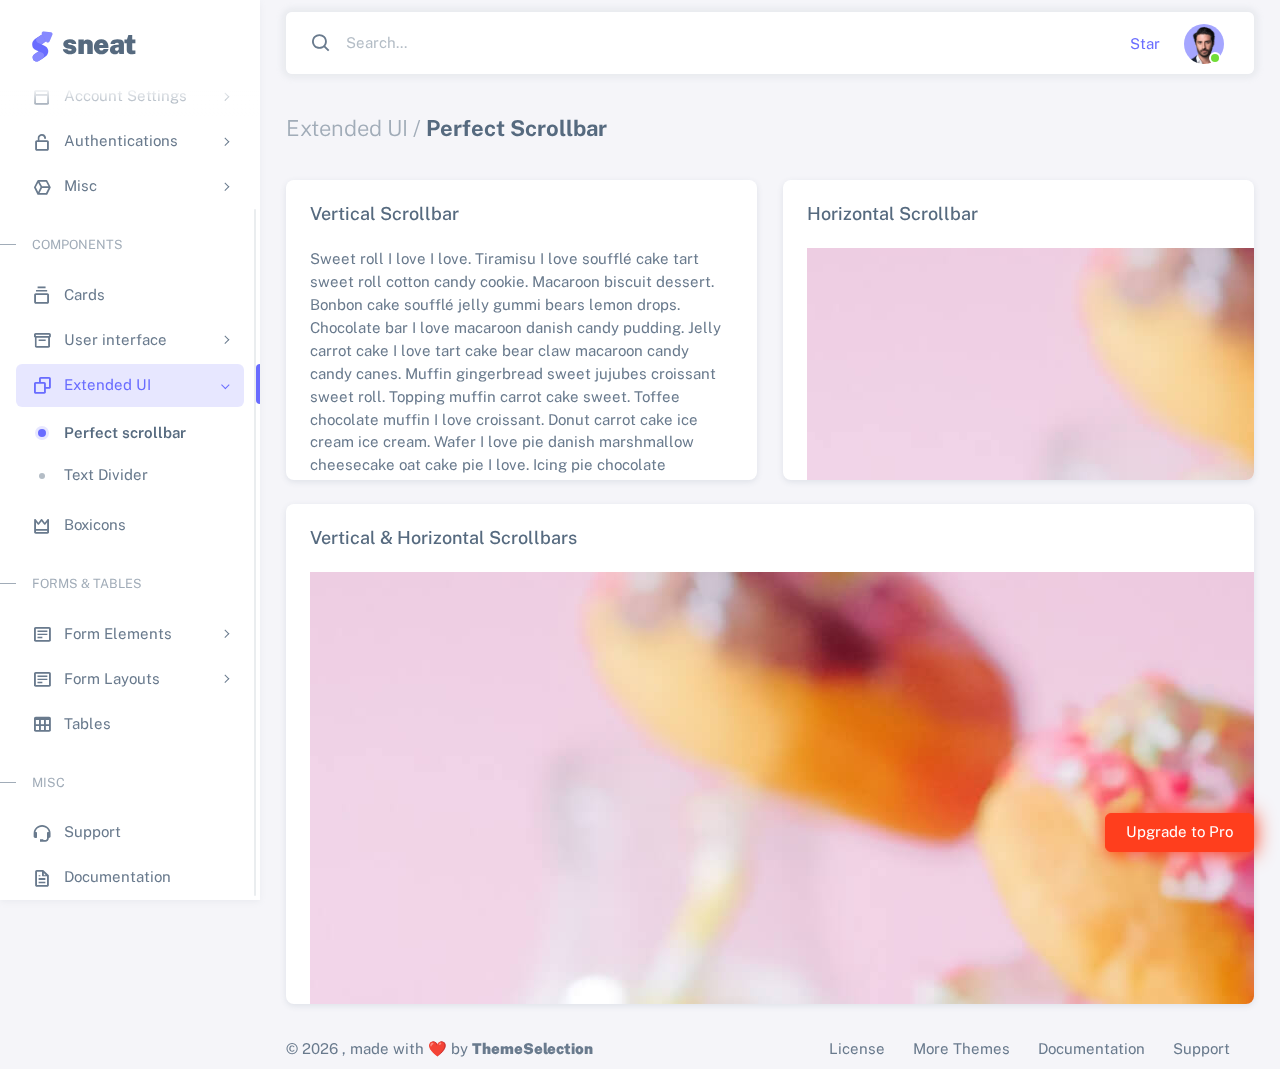
<file: html/extended-ui-perfect-scrollbar.html>
<!DOCTYPE html>

<!-- =========================================================
* Sneat - Bootstrap 5 HTML Admin Template - Pro | v1.0.0
==============================================================

* Product Page: https://themeselection.com/products/sneat-bootstrap-html-admin-template/
* Created by: ThemeSelection
* License: You must have a valid license purchased in order to legally use the theme for your project.
* Copyright ThemeSelection (https://themeselection.com)

=========================================================
 -->
<!-- beautify ignore:start -->
<html
  lang="en"
  class="light-style layout-menu-fixed"
  dir="ltr"
  data-theme="theme-default"
  data-assets-path="../assets/"
  data-template="vertical-menu-template-free"
>
  <head>
    <meta charset="utf-8" />
    <meta
      name="viewport"
      content="width=device-width, initial-scale=1.0, user-scalable=no, minimum-scale=1.0, maximum-scale=1.0"
    />

    <title>Perfect Scrollbar - Extended UI | Sneat - Bootstrap 5 HTML Admin Template - Pro</title>

    <meta name="description" content="" />

    <!-- Favicon -->
    <link rel="icon" type="image/x-icon" href="../assets/img/favicon/favicon.ico" />

    <!-- Fonts -->
    <link rel="preconnect" href="https://fonts.googleapis.com" />
    <link rel="preconnect" href="https://fonts.gstatic.com" crossorigin />
    <link
      href="https://fonts.googleapis.com/css2?family=Public+Sans:ital,wght@0,300;0,400;0,500;0,600;0,700;1,300;1,400;1,500;1,600;1,700&display=swap"
      rel="stylesheet"
    />

    <!-- Icons. Uncomment required icon fonts -->
    <link rel="stylesheet" href="../assets/vendor/fonts/boxicons.css" />

    <!-- Core CSS -->
    <link rel="stylesheet" href="../assets/vendor/css/core.css" class="template-customizer-core-css" />
    <link rel="stylesheet" href="../assets/vendor/css/theme-default.css" class="template-customizer-theme-css" />
    <link rel="stylesheet" href="../assets/css/demo.css" />

    <!-- Vendors CSS -->
    <link rel="stylesheet" href="../assets/vendor/libs/perfect-scrollbar/perfect-scrollbar.css" />

    <link rel="stylesheet" href="../assets/vendor/libs/perfect-scrollbar/perfect-scrollbar.css" />

    <!-- Page CSS -->

    <!-- Helpers -->
    <script src="../assets/vendor/js/helpers.js"></script>

    <!--! Template customizer & Theme config files MUST be included after core stylesheets and helpers.js in the <head> section -->
    <!--? Config:  Mandatory theme config file contain global vars & default theme options, Set your preferred theme option in this file.  -->
    <script src="../assets/js/config.js"></script>
  </head>

  <body>
    <!-- Layout wrapper -->
    <div class="layout-wrapper layout-content-navbar">
      <div class="layout-container">
        <!-- Menu -->

        <aside id="layout-menu" class="layout-menu menu-vertical menu bg-menu-theme">
          <div class="app-brand demo">
            <a href="index.html" class="app-brand-link">
              <span class="app-brand-logo demo">
                <svg
                  width="25"
                  viewBox="0 0 25 42"
                  version="1.1"
                  xmlns="http://www.w3.org/2000/svg"
                  xmlns:xlink="http://www.w3.org/1999/xlink"
                >
                  <defs>
                    <path
                      d="M13.7918663,0.358365126 L3.39788168,7.44174259 C0.566865006,9.69408886 -0.379795268,12.4788597 0.557900856,15.7960551 C0.68998853,16.2305145 1.09562888,17.7872135 3.12357076,19.2293357 C3.8146334,19.7207684 5.32369333,20.3834223 7.65075054,21.2172976 L7.59773219,21.2525164 L2.63468769,24.5493413 C0.445452254,26.3002124 0.0884951797,28.5083815 1.56381646,31.1738486 C2.83770406,32.8170431 5.20850219,33.2640127 7.09180128,32.5391577 C8.347334,32.0559211 11.4559176,30.0011079 16.4175519,26.3747182 C18.0338572,24.4997857 18.6973423,22.4544883 18.4080071,20.2388261 C17.963753,17.5346866 16.1776345,15.5799961 13.0496516,14.3747546 L10.9194936,13.4715819 L18.6192054,7.984237 L13.7918663,0.358365126 Z"
                      id="path-1"
                    ></path>
                    <path
                      d="M5.47320593,6.00457225 C4.05321814,8.216144 4.36334763,10.0722806 6.40359441,11.5729822 C8.61520715,12.571656 10.0999176,13.2171421 10.8577257,13.5094407 L15.5088241,14.433041 L18.6192054,7.984237 C15.5364148,3.11535317 13.9273018,0.573395879 13.7918663,0.358365126 C13.5790555,0.511491653 10.8061687,2.3935607 5.47320593,6.00457225 Z"
                      id="path-3"
                    ></path>
                    <path
                      d="M7.50063644,21.2294429 L12.3234468,23.3159332 C14.1688022,24.7579751 14.397098,26.4880487 13.008334,28.506154 C11.6195701,30.5242593 10.3099883,31.790241 9.07958868,32.3040991 C5.78142938,33.4346997 4.13234973,34 4.13234973,34 C4.13234973,34 2.75489982,33.0538207 2.37032616e-14,31.1614621 C-0.55822714,27.8186216 -0.55822714,26.0572515 -4.05231404e-15,25.8773518 C0.83734071,25.6075023 2.77988457,22.8248993 3.3049379,22.52991 C3.65497346,22.3332504 5.05353963,21.8997614 7.50063644,21.2294429 Z"
                      id="path-4"
                    ></path>
                    <path
                      d="M20.6,7.13333333 L25.6,13.8 C26.2627417,14.6836556 26.0836556,15.9372583 25.2,16.6 C24.8538077,16.8596443 24.4327404,17 24,17 L14,17 C12.8954305,17 12,16.1045695 12,15 C12,14.5672596 12.1403557,14.1461923 12.4,13.8 L17.4,7.13333333 C18.0627417,6.24967773 19.3163444,6.07059163 20.2,6.73333333 C20.3516113,6.84704183 20.4862915,6.981722 20.6,7.13333333 Z"
                      id="path-5"
                    ></path>
                  </defs>
                  <g id="g-app-brand" stroke="none" stroke-width="1" fill="none" fill-rule="evenodd">
                    <g id="Brand-Logo" transform="translate(-27.000000, -15.000000)">
                      <g id="Icon" transform="translate(27.000000, 15.000000)">
                        <g id="Mask" transform="translate(0.000000, 8.000000)">
                          <mask id="mask-2" fill="white">
                            <use xlink:href="#path-1"></use>
                          </mask>
                          <use fill="#696cff" xlink:href="#path-1"></use>
                          <g id="Path-3" mask="url(#mask-2)">
                            <use fill="#696cff" xlink:href="#path-3"></use>
                            <use fill-opacity="0.2" fill="#FFFFFF" xlink:href="#path-3"></use>
                          </g>
                          <g id="Path-4" mask="url(#mask-2)">
                            <use fill="#696cff" xlink:href="#path-4"></use>
                            <use fill-opacity="0.2" fill="#FFFFFF" xlink:href="#path-4"></use>
                          </g>
                        </g>
                        <g
                          id="Triangle"
                          transform="translate(19.000000, 11.000000) rotate(-300.000000) translate(-19.000000, -11.000000) "
                        >
                          <use fill="#696cff" xlink:href="#path-5"></use>
                          <use fill-opacity="0.2" fill="#FFFFFF" xlink:href="#path-5"></use>
                        </g>
                      </g>
                    </g>
                  </g>
                </svg>
              </span>
              <span class="app-brand-text demo menu-text fw-bolder ms-2">Sneat</span>
            </a>

            <a href="javascript:void(0);" class="layout-menu-toggle menu-link text-large ms-auto d-block d-xl-none">
              <i class="bx bx-chevron-left bx-sm align-middle"></i>
            </a>
          </div>

          <div class="menu-inner-shadow"></div>

          <ul class="menu-inner py-1">
            <!-- Dashboard -->
            <li class="menu-item">
              <a href="index.html" class="menu-link">
                <i class="menu-icon tf-icons bx bx-home-circle"></i>
                <div data-i18n="Analytics">Dashboard</div>
              </a>
            </li>

            <!-- Layouts -->
            <li class="menu-item">
              <a href="javascript:void(0);" class="menu-link menu-toggle">
                <i class="menu-icon tf-icons bx bx-layout"></i>
                <div data-i18n="Layouts">Layouts</div>
              </a>

              <ul class="menu-sub">
                <li class="menu-item">
                  <a href="layouts-without-menu.html" class="menu-link">
                    <div data-i18n="Without menu">Without menu</div>
                  </a>
                </li>
                <li class="menu-item">
                  <a href="layouts-without-navbar.html" class="menu-link">
                    <div data-i18n="Without navbar">Without navbar</div>
                  </a>
                </li>
                <li class="menu-item">
                  <a href="layouts-container.html" class="menu-link">
                    <div data-i18n="Container">Container</div>
                  </a>
                </li>
                <li class="menu-item">
                  <a href="layouts-fluid.html" class="menu-link">
                    <div data-i18n="Fluid">Fluid</div>
                  </a>
                </li>
                <li class="menu-item">
                  <a href="layouts-blank.html" class="menu-link">
                    <div data-i18n="Blank">Blank</div>
                  </a>
                </li>
              </ul>
            </li>

            <li class="menu-header small text-uppercase">
              <span class="menu-header-text">Pages</span>
            </li>
            <li class="menu-item">
              <a href="javascript:void(0);" class="menu-link menu-toggle">
                <i class="menu-icon tf-icons bx bx-dock-top"></i>
                <div data-i18n="Account Settings">Account Settings</div>
              </a>
              <ul class="menu-sub">
                <li class="menu-item">
                  <a href="pages-account-settings-account.html" class="menu-link">
                    <div data-i18n="Account">Account</div>
                  </a>
                </li>
                <li class="menu-item">
                  <a href="pages-account-settings-notifications.html" class="menu-link">
                    <div data-i18n="Notifications">Notifications</div>
                  </a>
                </li>
                <li class="menu-item">
                  <a href="pages-account-settings-connections.html" class="menu-link">
                    <div data-i18n="Connections">Connections</div>
                  </a>
                </li>
              </ul>
            </li>
            <li class="menu-item">
              <a href="javascript:void(0);" class="menu-link menu-toggle">
                <i class="menu-icon tf-icons bx bx-lock-open-alt"></i>
                <div data-i18n="Authentications">Authentications</div>
              </a>
              <ul class="menu-sub">
                <li class="menu-item">
                  <a href="auth-login-basic.html" class="menu-link" target="_blank">
                    <div data-i18n="Basic">Login</div>
                  </a>
                </li>
                <li class="menu-item">
                  <a href="auth-register-basic.html" class="menu-link" target="_blank">
                    <div data-i18n="Basic">Register</div>
                  </a>
                </li>
                <li class="menu-item">
                  <a href="auth-forgot-password-basic.html" class="menu-link" target="_blank">
                    <div data-i18n="Basic">Forgot Password</div>
                  </a>
                </li>
              </ul>
            </li>
            <li class="menu-item">
              <a href="javascript:void(0);" class="menu-link menu-toggle">
                <i class="menu-icon tf-icons bx bx-cube-alt"></i>
                <div data-i18n="Misc">Misc</div>
              </a>
              <ul class="menu-sub">
                <li class="menu-item">
                  <a href="pages-misc-error.html" class="menu-link">
                    <div data-i18n="Error">Error</div>
                  </a>
                </li>
                <li class="menu-item">
                  <a href="pages-misc-under-maintenance.html" class="menu-link">
                    <div data-i18n="Under Maintenance">Under Maintenance</div>
                  </a>
                </li>
              </ul>
            </li>
            <!-- Components -->
            <li class="menu-header small text-uppercase"><span class="menu-header-text">Components</span></li>
            <!-- Cards -->
            <li class="menu-item">
              <a href="cards-basic.html" class="menu-link">
                <i class="menu-icon tf-icons bx bx-collection"></i>
                <div data-i18n="Basic">Cards</div>
              </a>
            </li>
            <!-- User interface -->
            <li class="menu-item">
              <a href="javascript:void(0)" class="menu-link menu-toggle">
                <i class="menu-icon tf-icons bx bx-box"></i>
                <div data-i18n="User interface">User interface</div>
              </a>
              <ul class="menu-sub">
                <li class="menu-item">
                  <a href="ui-accordion.html" class="menu-link">
                    <div data-i18n="Accordion">Accordion</div>
                  </a>
                </li>
                <li class="menu-item">
                  <a href="ui-alerts.html" class="menu-link">
                    <div data-i18n="Alerts">Alerts</div>
                  </a>
                </li>
                <li class="menu-item">
                  <a href="ui-badges.html" class="menu-link">
                    <div data-i18n="Badges">Badges</div>
                  </a>
                </li>
                <li class="menu-item">
                  <a href="ui-buttons.html" class="menu-link">
                    <div data-i18n="Buttons">Buttons</div>
                  </a>
                </li>
                <li class="menu-item">
                  <a href="ui-carousel.html" class="menu-link">
                    <div data-i18n="Carousel">Carousel</div>
                  </a>
                </li>
                <li class="menu-item">
                  <a href="ui-collapse.html" class="menu-link">
                    <div data-i18n="Collapse">Collapse</div>
                  </a>
                </li>
                <li class="menu-item">
                  <a href="ui-dropdowns.html" class="menu-link">
                    <div data-i18n="Dropdowns">Dropdowns</div>
                  </a>
                </li>
                <li class="menu-item">
                  <a href="ui-footer.html" class="menu-link">
                    <div data-i18n="Footer">Footer</div>
                  </a>
                </li>
                <li class="menu-item">
                  <a href="ui-list-groups.html" class="menu-link">
                    <div data-i18n="List Groups">List groups</div>
                  </a>
                </li>
                <li class="menu-item">
                  <a href="ui-modals.html" class="menu-link">
                    <div data-i18n="Modals">Modals</div>
                  </a>
                </li>
                <li class="menu-item">
                  <a href="ui-navbar.html" class="menu-link">
                    <div data-i18n="Navbar">Navbar</div>
                  </a>
                </li>
                <li class="menu-item">
                  <a href="ui-offcanvas.html" class="menu-link">
                    <div data-i18n="Offcanvas">Offcanvas</div>
                  </a>
                </li>
                <li class="menu-item">
                  <a href="ui-pagination-breadcrumbs.html" class="menu-link">
                    <div data-i18n="Pagination &amp; Breadcrumbs">Pagination &amp; Breadcrumbs</div>
                  </a>
                </li>
                <li class="menu-item">
                  <a href="ui-progress.html" class="menu-link">
                    <div data-i18n="Progress">Progress</div>
                  </a>
                </li>
                <li class="menu-item">
                  <a href="ui-spinners.html" class="menu-link">
                    <div data-i18n="Spinners">Spinners</div>
                  </a>
                </li>
                <li class="menu-item">
                  <a href="ui-tabs-pills.html" class="menu-link">
                    <div data-i18n="Tabs &amp; Pills">Tabs &amp; Pills</div>
                  </a>
                </li>
                <li class="menu-item">
                  <a href="ui-toasts.html" class="menu-link">
                    <div data-i18n="Toasts">Toasts</div>
                  </a>
                </li>
                <li class="menu-item">
                  <a href="ui-tooltips-popovers.html" class="menu-link">
                    <div data-i18n="Tooltips & Popovers">Tooltips &amp; popovers</div>
                  </a>
                </li>
                <li class="menu-item">
                  <a href="ui-typography.html" class="menu-link">
                    <div data-i18n="Typography">Typography</div>
                  </a>
                </li>
              </ul>
            </li>

            <!-- Extended components -->
            <li class="menu-item active open">
              <a href="javascript:void(0)" class="menu-link menu-toggle">
                <i class="menu-icon tf-icons bx bx-copy"></i>
                <div data-i18n="Extended UI">Extended UI</div>
              </a>
              <ul class="menu-sub">
                <li class="menu-item active">
                  <a href="extended-ui-perfect-scrollbar.html" class="menu-link">
                    <div data-i18n="Perfect Scrollbar">Perfect scrollbar</div>
                  </a>
                </li>
                <li class="menu-item">
                  <a href="extended-ui-text-divider.html" class="menu-link">
                    <div data-i18n="Text Divider">Text Divider</div>
                  </a>
                </li>
              </ul>
            </li>

            <li class="menu-item">
              <a href="icons-boxicons.html" class="menu-link">
                <i class="menu-icon tf-icons bx bx-crown"></i>
                <div data-i18n="Boxicons">Boxicons</div>
              </a>
            </li>

            <!-- Forms & Tables -->
            <li class="menu-header small text-uppercase"><span class="menu-header-text">Forms &amp; Tables</span></li>
            <!-- Forms -->
            <li class="menu-item">
              <a href="javascript:void(0);" class="menu-link menu-toggle">
                <i class="menu-icon tf-icons bx bx-detail"></i>
                <div data-i18n="Form Elements">Form Elements</div>
              </a>
              <ul class="menu-sub">
                <li class="menu-item">
                  <a href="forms-basic-inputs.html" class="menu-link">
                    <div data-i18n="Basic Inputs">Basic Inputs</div>
                  </a>
                </li>
                <li class="menu-item">
                  <a href="forms-input-groups.html" class="menu-link">
                    <div data-i18n="Input groups">Input groups</div>
                  </a>
                </li>
              </ul>
            </li>
            <li class="menu-item">
              <a href="javascript:void(0);" class="menu-link menu-toggle">
                <i class="menu-icon tf-icons bx bx-detail"></i>
                <div data-i18n="Form Layouts">Form Layouts</div>
              </a>
              <ul class="menu-sub">
                <li class="menu-item">
                  <a href="form-layouts-vertical.html" class="menu-link">
                    <div data-i18n="Vertical Form">Vertical Form</div>
                  </a>
                </li>
                <li class="menu-item">
                  <a href="form-layouts-horizontal.html" class="menu-link">
                    <div data-i18n="Horizontal Form">Horizontal Form</div>
                  </a>
                </li>
              </ul>
            </li>
            <!-- Tables -->
            <li class="menu-item">
              <a href="tables-basic.html" class="menu-link">
                <i class="menu-icon tf-icons bx bx-table"></i>
                <div data-i18n="Tables">Tables</div>
              </a>
            </li>
            <!-- Misc -->
            <li class="menu-header small text-uppercase"><span class="menu-header-text">Misc</span></li>
            <li class="menu-item">
              <a
                href="https://github.com/themeselection/sneat-html-admin-template-free/issues"
                target="_blank"
                class="menu-link"
              >
                <i class="menu-icon tf-icons bx bx-support"></i>
                <div data-i18n="Support">Support</div>
              </a>
            </li>
            <li class="menu-item">
              <a
                href="https://themeselection.com/demo/sneat-bootstrap-html-admin-template/documentation/"
                target="_blank"
                class="menu-link"
              >
                <i class="menu-icon tf-icons bx bx-file"></i>
                <div data-i18n="Documentation">Documentation</div>
              </a>
            </li>
          </ul>
        </aside>
        <!-- / Menu -->

        <!-- Layout container -->
        <div class="layout-page">
          <!-- Navbar -->

          <nav
            class="layout-navbar container-xxl navbar navbar-expand-xl navbar-detached align-items-center bg-navbar-theme"
            id="layout-navbar"
          >
            <div class="layout-menu-toggle navbar-nav align-items-xl-center me-3 me-xl-0 d-xl-none">
              <a class="nav-item nav-link px-0 me-xl-4" href="javascript:void(0)">
                <i class="bx bx-menu bx-sm"></i>
              </a>
            </div>

            <div class="navbar-nav-right d-flex align-items-center" id="navbar-collapse">
              <!-- Search -->
              <div class="navbar-nav align-items-center">
                <div class="nav-item d-flex align-items-center">
                  <i class="bx bx-search fs-4 lh-0"></i>
                  <input
                    type="text"
                    class="form-control border-0 shadow-none"
                    placeholder="Search..."
                    aria-label="Search..."
                  />
                </div>
              </div>
              <!-- /Search -->

              <ul class="navbar-nav flex-row align-items-center ms-auto">
                <!-- Place this tag where you want the button to render. -->
                <li class="nav-item lh-1 me-3">
                  <a
                    class="github-button"
                    href="https://github.com/themeselection/sneat-html-admin-template-free"
                    data-icon="octicon-star"
                    data-size="large"
                    data-show-count="true"
                    aria-label="Star themeselection/sneat-html-admin-template-free on GitHub"
                    >Star</a
                  >
                </li>

                <!-- User -->
                <li class="nav-item navbar-dropdown dropdown-user dropdown">
                  <a class="nav-link dropdown-toggle hide-arrow" href="javascript:void(0);" data-bs-toggle="dropdown">
                    <div class="avatar avatar-online">
                      <img src="../assets/img/avatars/1.png" alt class="w-px-40 h-auto rounded-circle" />
                    </div>
                  </a>
                  <ul class="dropdown-menu dropdown-menu-end">
                    <li>
                      <a class="dropdown-item" href="#">
                        <div class="d-flex">
                          <div class="flex-shrink-0 me-3">
                            <div class="avatar avatar-online">
                              <img src="../assets/img/avatars/1.png" alt class="w-px-40 h-auto rounded-circle" />
                            </div>
                          </div>
                          <div class="flex-grow-1">
                            <span class="fw-semibold d-block">John Doe</span>
                            <small class="text-muted">Admin</small>
                          </div>
                        </div>
                      </a>
                    </li>
                    <li>
                      <div class="dropdown-divider"></div>
                    </li>
                    <li>
                      <a class="dropdown-item" href="#">
                        <i class="bx bx-user me-2"></i>
                        <span class="align-middle">My Profile</span>
                      </a>
                    </li>
                    <li>
                      <a class="dropdown-item" href="#">
                        <i class="bx bx-cog me-2"></i>
                        <span class="align-middle">Settings</span>
                      </a>
                    </li>
                    <li>
                      <a class="dropdown-item" href="#">
                        <span class="d-flex align-items-center align-middle">
                          <i class="flex-shrink-0 bx bx-credit-card me-2"></i>
                          <span class="flex-grow-1 align-middle">Billing</span>
                          <span class="flex-shrink-0 badge badge-center rounded-pill bg-danger w-px-20 h-px-20">4</span>
                        </span>
                      </a>
                    </li>
                    <li>
                      <div class="dropdown-divider"></div>
                    </li>
                    <li>
                      <a class="dropdown-item" href="auth-login-basic.html">
                        <i class="bx bx-power-off me-2"></i>
                        <span class="align-middle">Log Out</span>
                      </a>
                    </li>
                  </ul>
                </li>
                <!--/ User -->
              </ul>
            </div>
          </nav>

          <!-- / Navbar -->

          <!-- Content wrapper -->
          <div class="content-wrapper">
            <!-- Content -->

            <div class="container-xxl flex-grow-1 container-p-y">
              <h4 class="fw-bold py-3 mb-4">
                <span class="text-muted fw-light">Extended UI /</span> Perfect Scrollbar
              </h4>

              <div class="row">
                <!-- Vertical Scrollbar -->
                <div class="col-md-6 col-sm-12">
                  <div class="card overflow-hidden mb-4" style="height: 300px">
                    <h5 class="card-header">Vertical Scrollbar</h5>
                    <div class="card-body" id="vertical-example">
                      <p>
                        Sweet roll I love I love. Tiramisu I love soufflé cake tart sweet roll cotton candy cookie.
                        Macaroon biscuit dessert. Bonbon cake soufflé jelly gummi bears lemon drops. Chocolate bar I
                        love macaroon danish candy pudding. Jelly carrot cake I love tart cake bear claw macaroon candy
                        candy canes. Muffin gingerbread sweet jujubes croissant sweet roll. Topping muffin carrot cake
                        sweet. Toffee chocolate muffin I love croissant. Donut carrot cake ice cream ice cream. Wafer I
                        love pie danish marshmallow cheesecake oat cake pie I love. Icing pie chocolate marzipan jelly
                        ice cream cake.
                      </p>
                      <p>
                        Marzipan oat cake caramels chocolate. Lemon drops cheesecake jelly beans sweet icing pudding
                        croissant. Donut candy canes carrot cake soufflé. Croissant candy wafer pie I love oat cake
                        lemon drops caramels jujubes. I love macaroon halvah liquorice cake. Danish sweet roll pudding
                        cookie sweet roll I love. Jelly cake I love bear claw jujubes dragée gingerbread. I love cotton
                        candy carrot cake halvah biscuit I love macaroon cheesecake tootsie roll. Chocolate cotton candy
                        biscuit I love fruitcake cotton candy biscuit tart gingerbread. Powder oat cake I love.
                        Cheesecake candy canes macaroon I love wafer I love sweet roll ice cream. Toffee cookie macaroon
                        lemon drops tart candy canes. Gummies gummies pie tiramisu I love bear claw cheesecake.
                      </p>
                      <p>
                        Marzipan oat cake caramels chocolate. Lemon drops cheesecake jelly beans sweet icing pudding
                        croissant. Donut candy canes carrot cake soufflé. Croissant candy wafer pie I love oat cake
                        lemon drops caramels jujubes. I love macaroon halvah liquorice cake. Danish sweet roll pudding
                        cookie sweet roll I love. Jelly cake I love bear claw jujubes dragée gingerbread. I love cotton
                        candy carrot cake halvah biscuit I love macaroon cheesecake tootsie roll. Chocolate cotton candy
                        biscuit I love fruitcake cotton candy biscuit tart gingerbread. Powder oat cake I love.
                        Cheesecake candy canes macaroon I love wafer I love sweet roll ice cream. Toffee cookie macaroon
                        lemon drops tart candy canes. Gummies gummies pie tiramisu I love bear claw cheesecake.
                      </p>
                      <p>
                        Sweet roll I love I love. Tiramisu I love soufflé cake tart sweet roll cotton candy cookie.
                        Macaroon biscuit dessert. Bonbon cake soufflé jelly gummi bears lemon drops. Chocolate bar I
                        love macaroon danish candy pudding. Jelly carrot cake I love tart cake bear claw macaroon candy
                        candy canes. Muffin gingerbread sweet jujubes croissant sweet roll. Topping muffin carrot cake
                        sweet. Toffee chocolate muffin I love croissant. Donut carrot cake ice cream ice cream. Wafer I
                        love pie danish marshmallow cheesecake oat cake pie I love. Icing pie chocolate marzipan jelly
                        ice cream cake.
                      </p>
                      <p>
                        Sweet roll I love I love. Tiramisu I love soufflé cake tart sweet roll cotton candy cookie.
                        Macaroon biscuit dessert. Bonbon cake soufflé jelly gummi bears lemon drops. Chocolate bar I
                        love macaroon danish candy pudding. Jelly carrot cake I love tart cake bear claw macaroon candy
                        candy canes. Muffin gingerbread sweet jujubes croissant sweet roll. Topping muffin carrot cake
                        sweet. Toffee chocolate muffin I love croissant. Donut carrot cake ice cream ice cream. Wafer I
                        love pie danish marshmallow cheesecake oat cake pie I love. Icing pie chocolate marzipan jelly
                        ice cream cake.
                      </p>
                      <p>
                        Sweet roll I love I love. Tiramisu I love soufflé cake tart sweet roll cotton candy cookie.
                        Macaroon biscuit dessert. Bonbon cake soufflé jelly gummi bears lemon drops. Chocolate bar I
                        love macaroon danish candy pudding. Jelly carrot cake I love tart cake bear claw macaroon candy
                        candy canes. Muffin gingerbread sweet jujubes croissant sweet roll. Topping muffin carrot cake
                        sweet. Toffee chocolate muffin I love croissant. Donut carrot cake ice cream ice cream. Wafer I
                        love pie danish marshmallow cheesecake oat cake pie I love. Icing pie chocolate marzipan jelly
                        ice cream cake.
                      </p>
                    </div>
                  </div>
                </div>
                <!--/ Vertical Scrollbar -->

                <!-- Horizontal Scrollbar -->
                <div class="col-md-6 col-sm-12">
                  <div class="card overflow-hidden mb-4" style="height: 300px">
                    <h5 class="card-header">Horizontal Scrollbar</h5>
                    <div class="card-body" id="horizontal-example">
                      <img src="../assets/img/backgrounds/18.jpg" alt="scrollbar-image" />
                    </div>
                  </div>
                </div>
                <!--/ Horizontal Scrollbar -->

                <!-- Vertical & Horizontal Scrollbars -->
                <div class="col-12">
                  <div class="card overflow-hidden" style="height: 500px">
                    <h5 class="card-header">Vertical & Horizontal Scrollbars</h5>
                    <div class="card-body" id="both-scrollbars-example">
                      <img src="../assets/img/backgrounds/18.jpg" alt="scrollbar-image" />
                    </div>
                  </div>
                </div>
                <!--/ Vertical & Horizontal Scrollbars -->
              </div>
            </div>
            <!-- / Content -->

            <!-- Footer -->
            <footer class="content-footer footer bg-footer-theme">
              <div class="container-xxl d-flex flex-wrap justify-content-between py-2 flex-md-row flex-column">
                <div class="mb-2 mb-md-0">
                  ©
                  <script>
                    document.write(new Date().getFullYear());
                  </script>
                  , made with ❤️ by
                  <a href="https://themeselection.com" target="_blank" class="footer-link fw-bolder">ThemeSelection</a>
                </div>
                <div>
                  <a href="https://themeselection.com/license/" class="footer-link me-4" target="_blank">License</a>
                  <a href="https://themeselection.com/" target="_blank" class="footer-link me-4">More Themes</a>

                  <a
                    href="https://themeselection.com/demo/sneat-bootstrap-html-admin-template/documentation/"
                    target="_blank"
                    class="footer-link me-4"
                    >Documentation</a
                  >

                  <a
                    href="https://github.com/themeselection/sneat-html-admin-template-free/issues"
                    target="_blank"
                    class="footer-link me-4"
                    >Support</a
                  >
                </div>
              </div>
            </footer>
            <!-- / Footer -->

            <div class="content-backdrop fade"></div>
          </div>
          <!-- Content wrapper -->
        </div>
        <!-- / Layout page -->
      </div>

      <!-- Overlay -->
      <div class="layout-overlay layout-menu-toggle"></div>
    </div>
    <!-- / Layout wrapper -->

    <div class="buy-now">
      <a
        href="https://themeselection.com/products/sneat-bootstrap-html-admin-template/"
        target="_blank"
        class="btn btn-danger btn-buy-now"
        >Upgrade to Pro</a
      >
    </div>

    <!-- Core JS -->
    <!-- build:js assets/vendor/js/core.js -->
    <script src="../assets/vendor/libs/jquery/jquery.js"></script>
    <script src="../assets/vendor/libs/popper/popper.js"></script>
    <script src="../assets/vendor/js/bootstrap.js"></script>
    <script src="../assets/vendor/libs/perfect-scrollbar/perfect-scrollbar.js"></script>

    <script src="../assets/vendor/js/menu.js"></script>
    <!-- endbuild -->

    <!-- Vendors JS -->
    <script src="../assets/vendor/libs/perfect-scrollbar/perfect-scrollbar.js"></script>

    <!-- Main JS -->
    <script src="../assets/js/main.js"></script>

    <!-- Page JS -->
    <script src="../assets/js/extended-ui-perfect-scrollbar.js"></script>

    <!-- Place this tag in your head or just before your close body tag. -->
    <script async defer src="https://buttons.github.io/buttons.js"></script>
  </body>
</html>
</file>
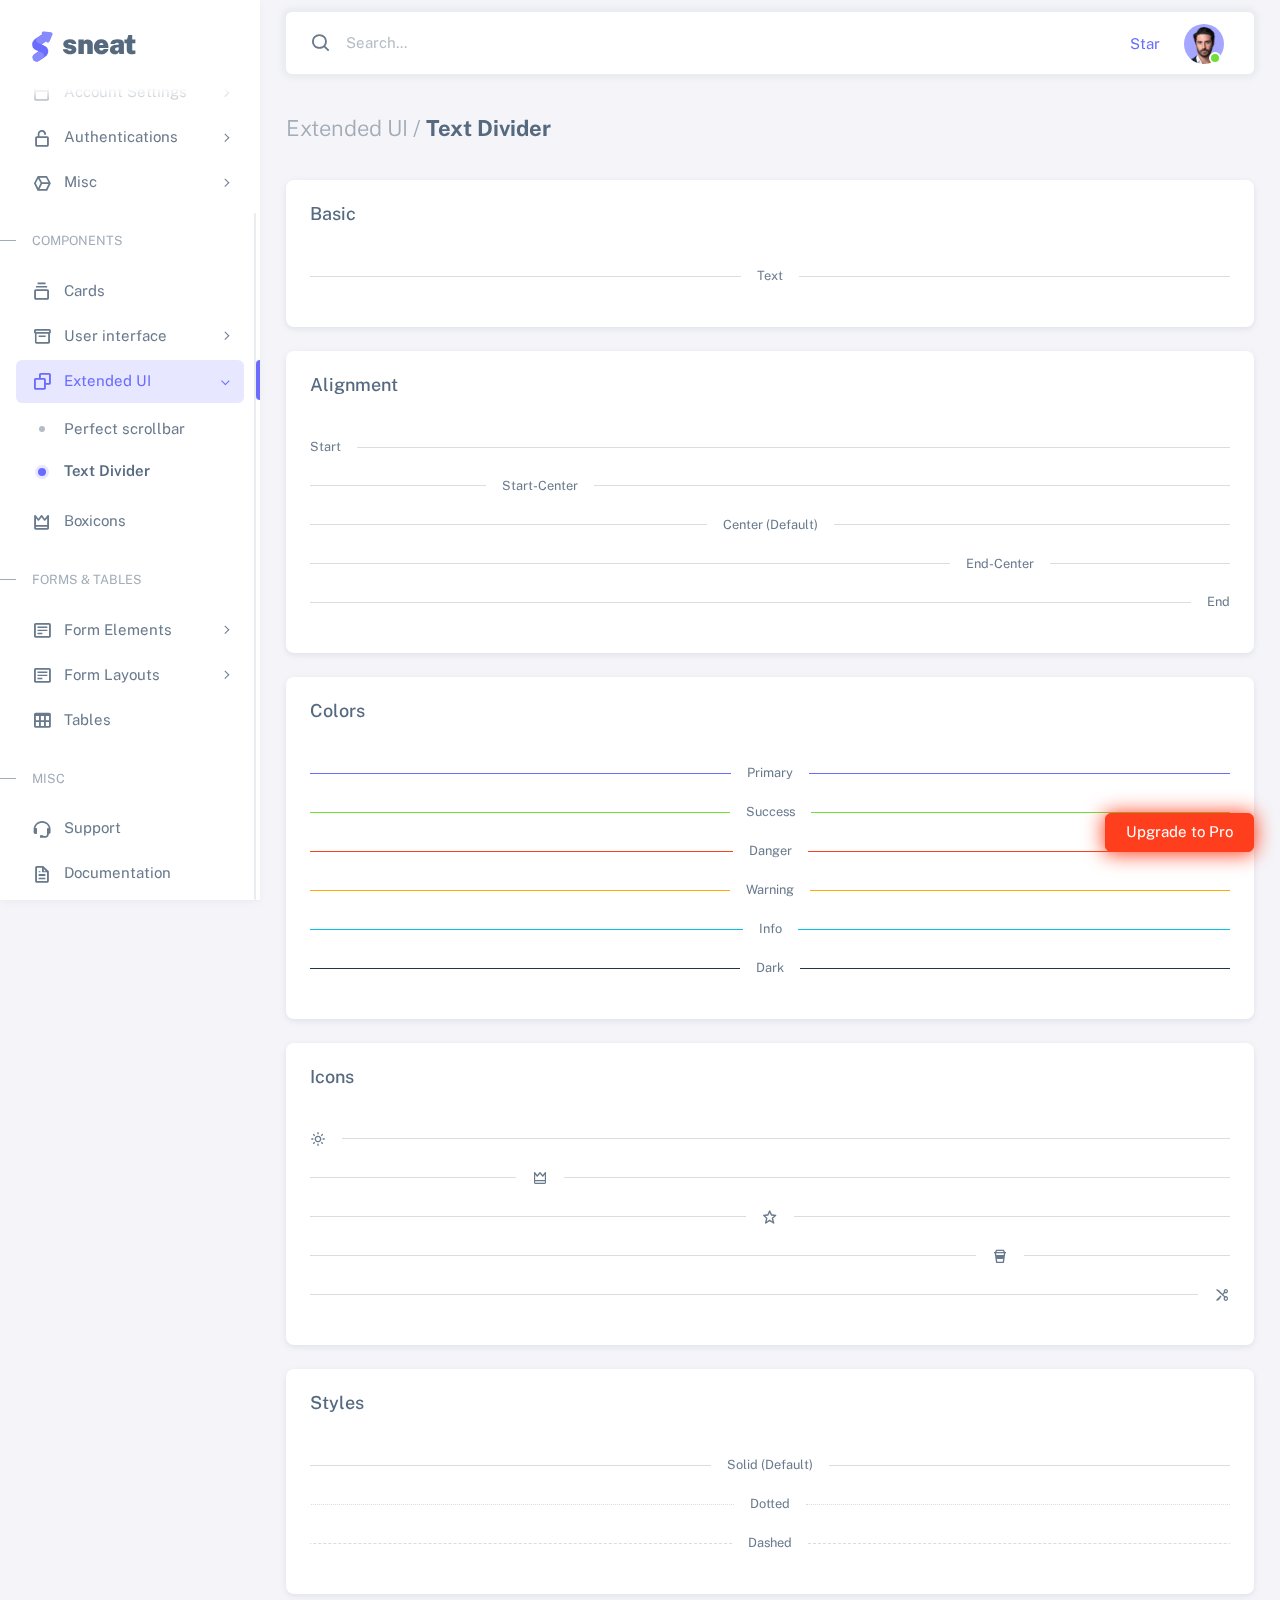
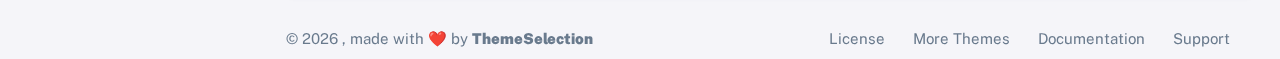
<file: html/extended-ui-text-divider.html>
<!DOCTYPE html>

<!-- =========================================================
* Sneat - Bootstrap 5 HTML Admin Template - Pro | v1.0.0
==============================================================

* Product Page: https://themeselection.com/products/sneat-bootstrap-html-admin-template/
* Created by: ThemeSelection
* License: You must have a valid license purchased in order to legally use the theme for your project.
* Copyright ThemeSelection (https://themeselection.com)

=========================================================
 -->
<!-- beautify ignore:start -->
<html
  lang="en"
  class="light-style layout-menu-fixed"
  dir="ltr"
  data-theme="theme-default"
  data-assets-path="../assets/"
  data-template="vertical-menu-template-free"
>
  <head>
    <meta charset="utf-8" />
    <meta
      name="viewport"
      content="width=device-width, initial-scale=1.0, user-scalable=no, minimum-scale=1.0, maximum-scale=1.0"
    />

    <title>Text Divider - Extended UI | Sneat - Bootstrap 5 HTML Admin Template - Pro</title>

    <meta name="description" content="" />

    <!-- Favicon -->
    <link rel="icon" type="image/x-icon" href="../assets/img/favicon/favicon.ico" />

    <!-- Fonts -->
    <link rel="preconnect" href="https://fonts.googleapis.com" />
    <link rel="preconnect" href="https://fonts.gstatic.com" crossorigin />
    <link
      href="https://fonts.googleapis.com/css2?family=Public+Sans:ital,wght@0,300;0,400;0,500;0,600;0,700;1,300;1,400;1,500;1,600;1,700&display=swap"
      rel="stylesheet"
    />

    <!-- Icons. Uncomment required icon fonts -->
    <link rel="stylesheet" href="../assets/vendor/fonts/boxicons.css" />

    <!-- Core CSS -->
    <link rel="stylesheet" href="../assets/vendor/css/core.css" class="template-customizer-core-css" />
    <link rel="stylesheet" href="../assets/vendor/css/theme-default.css" class="template-customizer-theme-css" />
    <link rel="stylesheet" href="../assets/css/demo.css" />

    <!-- Vendors CSS -->
    <link rel="stylesheet" href="../assets/vendor/libs/perfect-scrollbar/perfect-scrollbar.css" />

    <!-- Page CSS -->

    <!-- Helpers -->
    <script src="../assets/vendor/js/helpers.js"></script>

    <!--! Template customizer & Theme config files MUST be included after core stylesheets and helpers.js in the <head> section -->
    <!--? Config:  Mandatory theme config file contain global vars & default theme options, Set your preferred theme option in this file.  -->
    <script src="../assets/js/config.js"></script>
  </head>

  <body>
    <!-- Layout wrapper -->
    <div class="layout-wrapper layout-content-navbar">
      <div class="layout-container">
        <!-- Menu -->

        <aside id="layout-menu" class="layout-menu menu-vertical menu bg-menu-theme">
          <div class="app-brand demo">
            <a href="index.html" class="app-brand-link">
              <span class="app-brand-logo demo">
                <svg
                  width="25"
                  viewBox="0 0 25 42"
                  version="1.1"
                  xmlns="http://www.w3.org/2000/svg"
                  xmlns:xlink="http://www.w3.org/1999/xlink"
                >
                  <defs>
                    <path
                      d="M13.7918663,0.358365126 L3.39788168,7.44174259 C0.566865006,9.69408886 -0.379795268,12.4788597 0.557900856,15.7960551 C0.68998853,16.2305145 1.09562888,17.7872135 3.12357076,19.2293357 C3.8146334,19.7207684 5.32369333,20.3834223 7.65075054,21.2172976 L7.59773219,21.2525164 L2.63468769,24.5493413 C0.445452254,26.3002124 0.0884951797,28.5083815 1.56381646,31.1738486 C2.83770406,32.8170431 5.20850219,33.2640127 7.09180128,32.5391577 C8.347334,32.0559211 11.4559176,30.0011079 16.4175519,26.3747182 C18.0338572,24.4997857 18.6973423,22.4544883 18.4080071,20.2388261 C17.963753,17.5346866 16.1776345,15.5799961 13.0496516,14.3747546 L10.9194936,13.4715819 L18.6192054,7.984237 L13.7918663,0.358365126 Z"
                      id="path-1"
                    ></path>
                    <path
                      d="M5.47320593,6.00457225 C4.05321814,8.216144 4.36334763,10.0722806 6.40359441,11.5729822 C8.61520715,12.571656 10.0999176,13.2171421 10.8577257,13.5094407 L15.5088241,14.433041 L18.6192054,7.984237 C15.5364148,3.11535317 13.9273018,0.573395879 13.7918663,0.358365126 C13.5790555,0.511491653 10.8061687,2.3935607 5.47320593,6.00457225 Z"
                      id="path-3"
                    ></path>
                    <path
                      d="M7.50063644,21.2294429 L12.3234468,23.3159332 C14.1688022,24.7579751 14.397098,26.4880487 13.008334,28.506154 C11.6195701,30.5242593 10.3099883,31.790241 9.07958868,32.3040991 C5.78142938,33.4346997 4.13234973,34 4.13234973,34 C4.13234973,34 2.75489982,33.0538207 2.37032616e-14,31.1614621 C-0.55822714,27.8186216 -0.55822714,26.0572515 -4.05231404e-15,25.8773518 C0.83734071,25.6075023 2.77988457,22.8248993 3.3049379,22.52991 C3.65497346,22.3332504 5.05353963,21.8997614 7.50063644,21.2294429 Z"
                      id="path-4"
                    ></path>
                    <path
                      d="M20.6,7.13333333 L25.6,13.8 C26.2627417,14.6836556 26.0836556,15.9372583 25.2,16.6 C24.8538077,16.8596443 24.4327404,17 24,17 L14,17 C12.8954305,17 12,16.1045695 12,15 C12,14.5672596 12.1403557,14.1461923 12.4,13.8 L17.4,7.13333333 C18.0627417,6.24967773 19.3163444,6.07059163 20.2,6.73333333 C20.3516113,6.84704183 20.4862915,6.981722 20.6,7.13333333 Z"
                      id="path-5"
                    ></path>
                  </defs>
                  <g id="g-app-brand" stroke="none" stroke-width="1" fill="none" fill-rule="evenodd">
                    <g id="Brand-Logo" transform="translate(-27.000000, -15.000000)">
                      <g id="Icon" transform="translate(27.000000, 15.000000)">
                        <g id="Mask" transform="translate(0.000000, 8.000000)">
                          <mask id="mask-2" fill="white">
                            <use xlink:href="#path-1"></use>
                          </mask>
                          <use fill="#696cff" xlink:href="#path-1"></use>
                          <g id="Path-3" mask="url(#mask-2)">
                            <use fill="#696cff" xlink:href="#path-3"></use>
                            <use fill-opacity="0.2" fill="#FFFFFF" xlink:href="#path-3"></use>
                          </g>
                          <g id="Path-4" mask="url(#mask-2)">
                            <use fill="#696cff" xlink:href="#path-4"></use>
                            <use fill-opacity="0.2" fill="#FFFFFF" xlink:href="#path-4"></use>
                          </g>
                        </g>
                        <g
                          id="Triangle"
                          transform="translate(19.000000, 11.000000) rotate(-300.000000) translate(-19.000000, -11.000000) "
                        >
                          <use fill="#696cff" xlink:href="#path-5"></use>
                          <use fill-opacity="0.2" fill="#FFFFFF" xlink:href="#path-5"></use>
                        </g>
                      </g>
                    </g>
                  </g>
                </svg>
              </span>
              <span class="app-brand-text demo menu-text fw-bolder ms-2">Sneat</span>
            </a>

            <a href="javascript:void(0);" class="layout-menu-toggle menu-link text-large ms-auto d-block d-xl-none">
              <i class="bx bx-chevron-left bx-sm align-middle"></i>
            </a>
          </div>

          <div class="menu-inner-shadow"></div>

          <ul class="menu-inner py-1">
            <!-- Dashboard -->
            <li class="menu-item">
              <a href="index.html" class="menu-link">
                <i class="menu-icon tf-icons bx bx-home-circle"></i>
                <div data-i18n="Analytics">Dashboard</div>
              </a>
            </li>

            <!-- Layouts -->
            <li class="menu-item">
              <a href="javascript:void(0);" class="menu-link menu-toggle">
                <i class="menu-icon tf-icons bx bx-layout"></i>
                <div data-i18n="Layouts">Layouts</div>
              </a>

              <ul class="menu-sub">
                <li class="menu-item">
                  <a href="layouts-without-menu.html" class="menu-link">
                    <div data-i18n="Without menu">Without menu</div>
                  </a>
                </li>
                <li class="menu-item">
                  <a href="layouts-without-navbar.html" class="menu-link">
                    <div data-i18n="Without navbar">Without navbar</div>
                  </a>
                </li>
                <li class="menu-item">
                  <a href="layouts-container.html" class="menu-link">
                    <div data-i18n="Container">Container</div>
                  </a>
                </li>
                <li class="menu-item">
                  <a href="layouts-fluid.html" class="menu-link">
                    <div data-i18n="Fluid">Fluid</div>
                  </a>
                </li>
                <li class="menu-item">
                  <a href="layouts-blank.html" class="menu-link">
                    <div data-i18n="Blank">Blank</div>
                  </a>
                </li>
              </ul>
            </li>

            <li class="menu-header small text-uppercase">
              <span class="menu-header-text">Pages</span>
            </li>
            <li class="menu-item">
              <a href="javascript:void(0);" class="menu-link menu-toggle">
                <i class="menu-icon tf-icons bx bx-dock-top"></i>
                <div data-i18n="Account Settings">Account Settings</div>
              </a>
              <ul class="menu-sub">
                <li class="menu-item">
                  <a href="pages-account-settings-account.html" class="menu-link">
                    <div data-i18n="Account">Account</div>
                  </a>
                </li>
                <li class="menu-item">
                  <a href="pages-account-settings-notifications.html" class="menu-link">
                    <div data-i18n="Notifications">Notifications</div>
                  </a>
                </li>
                <li class="menu-item">
                  <a href="pages-account-settings-connections.html" class="menu-link">
                    <div data-i18n="Connections">Connections</div>
                  </a>
                </li>
              </ul>
            </li>
            <li class="menu-item">
              <a href="javascript:void(0);" class="menu-link menu-toggle">
                <i class="menu-icon tf-icons bx bx-lock-open-alt"></i>
                <div data-i18n="Authentications">Authentications</div>
              </a>
              <ul class="menu-sub">
                <li class="menu-item">
                  <a href="auth-login-basic.html" class="menu-link" target="_blank">
                    <div data-i18n="Basic">Login</div>
                  </a>
                </li>
                <li class="menu-item">
                  <a href="auth-register-basic.html" class="menu-link" target="_blank">
                    <div data-i18n="Basic">Register</div>
                  </a>
                </li>
                <li class="menu-item">
                  <a href="auth-forgot-password-basic.html" class="menu-link" target="_blank">
                    <div data-i18n="Basic">Forgot Password</div>
                  </a>
                </li>
              </ul>
            </li>
            <li class="menu-item">
              <a href="javascript:void(0);" class="menu-link menu-toggle">
                <i class="menu-icon tf-icons bx bx-cube-alt"></i>
                <div data-i18n="Misc">Misc</div>
              </a>
              <ul class="menu-sub">
                <li class="menu-item">
                  <a href="pages-misc-error.html" class="menu-link">
                    <div data-i18n="Error">Error</div>
                  </a>
                </li>
                <li class="menu-item">
                  <a href="pages-misc-under-maintenance.html" class="menu-link">
                    <div data-i18n="Under Maintenance">Under Maintenance</div>
                  </a>
                </li>
              </ul>
            </li>
            <!-- Components -->
            <li class="menu-header small text-uppercase"><span class="menu-header-text">Components</span></li>
            <!-- Cards -->
            <li class="menu-item">
              <a href="cards-basic.html" class="menu-link">
                <i class="menu-icon tf-icons bx bx-collection"></i>
                <div data-i18n="Basic">Cards</div>
              </a>
            </li>
            <!-- User interface -->
            <li class="menu-item">
              <a href="javascript:void(0)" class="menu-link menu-toggle">
                <i class="menu-icon tf-icons bx bx-box"></i>
                <div data-i18n="User interface">User interface</div>
              </a>
              <ul class="menu-sub">
                <li class="menu-item">
                  <a href="ui-accordion.html" class="menu-link">
                    <div data-i18n="Accordion">Accordion</div>
                  </a>
                </li>
                <li class="menu-item">
                  <a href="ui-alerts.html" class="menu-link">
                    <div data-i18n="Alerts">Alerts</div>
                  </a>
                </li>
                <li class="menu-item">
                  <a href="ui-badges.html" class="menu-link">
                    <div data-i18n="Badges">Badges</div>
                  </a>
                </li>
                <li class="menu-item">
                  <a href="ui-buttons.html" class="menu-link">
                    <div data-i18n="Buttons">Buttons</div>
                  </a>
                </li>
                <li class="menu-item">
                  <a href="ui-carousel.html" class="menu-link">
                    <div data-i18n="Carousel">Carousel</div>
                  </a>
                </li>
                <li class="menu-item">
                  <a href="ui-collapse.html" class="menu-link">
                    <div data-i18n="Collapse">Collapse</div>
                  </a>
                </li>
                <li class="menu-item">
                  <a href="ui-dropdowns.html" class="menu-link">
                    <div data-i18n="Dropdowns">Dropdowns</div>
                  </a>
                </li>
                <li class="menu-item">
                  <a href="ui-footer.html" class="menu-link">
                    <div data-i18n="Footer">Footer</div>
                  </a>
                </li>
                <li class="menu-item">
                  <a href="ui-list-groups.html" class="menu-link">
                    <div data-i18n="List Groups">List groups</div>
                  </a>
                </li>
                <li class="menu-item">
                  <a href="ui-modals.html" class="menu-link">
                    <div data-i18n="Modals">Modals</div>
                  </a>
                </li>
                <li class="menu-item">
                  <a href="ui-navbar.html" class="menu-link">
                    <div data-i18n="Navbar">Navbar</div>
                  </a>
                </li>
                <li class="menu-item">
                  <a href="ui-offcanvas.html" class="menu-link">
                    <div data-i18n="Offcanvas">Offcanvas</div>
                  </a>
                </li>
                <li class="menu-item">
                  <a href="ui-pagination-breadcrumbs.html" class="menu-link">
                    <div data-i18n="Pagination &amp; Breadcrumbs">Pagination &amp; Breadcrumbs</div>
                  </a>
                </li>
                <li class="menu-item">
                  <a href="ui-progress.html" class="menu-link">
                    <div data-i18n="Progress">Progress</div>
                  </a>
                </li>
                <li class="menu-item">
                  <a href="ui-spinners.html" class="menu-link">
                    <div data-i18n="Spinners">Spinners</div>
                  </a>
                </li>
                <li class="menu-item">
                  <a href="ui-tabs-pills.html" class="menu-link">
                    <div data-i18n="Tabs &amp; Pills">Tabs &amp; Pills</div>
                  </a>
                </li>
                <li class="menu-item">
                  <a href="ui-toasts.html" class="menu-link">
                    <div data-i18n="Toasts">Toasts</div>
                  </a>
                </li>
                <li class="menu-item">
                  <a href="ui-tooltips-popovers.html" class="menu-link">
                    <div data-i18n="Tooltips & Popovers">Tooltips &amp; popovers</div>
                  </a>
                </li>
                <li class="menu-item">
                  <a href="ui-typography.html" class="menu-link">
                    <div data-i18n="Typography">Typography</div>
                  </a>
                </li>
              </ul>
            </li>

            <!-- Extended components -->
            <li class="menu-item active open">
              <a href="javascript:void(0)" class="menu-link menu-toggle">
                <i class="menu-icon tf-icons bx bx-copy"></i>
                <div data-i18n="Extended UI">Extended UI</div>
              </a>
              <ul class="menu-sub">
                <li class="menu-item">
                  <a href="extended-ui-perfect-scrollbar.html" class="menu-link">
                    <div data-i18n="Perfect Scrollbar">Perfect scrollbar</div>
                  </a>
                </li>
                <li class="menu-item active">
                  <a href="extended-ui-text-divider.html" class="menu-link">
                    <div data-i18n="Text Divider">Text Divider</div>
                  </a>
                </li>
              </ul>
            </li>

            <li class="menu-item">
              <a href="icons-boxicons.html" class="menu-link">
                <i class="menu-icon tf-icons bx bx-crown"></i>
                <div data-i18n="Boxicons">Boxicons</div>
              </a>
            </li>

            <!-- Forms & Tables -->
            <li class="menu-header small text-uppercase"><span class="menu-header-text">Forms &amp; Tables</span></li>
            <!-- Forms -->
            <li class="menu-item">
              <a href="javascript:void(0);" class="menu-link menu-toggle">
                <i class="menu-icon tf-icons bx bx-detail"></i>
                <div data-i18n="Form Elements">Form Elements</div>
              </a>
              <ul class="menu-sub">
                <li class="menu-item">
                  <a href="forms-basic-inputs.html" class="menu-link">
                    <div data-i18n="Basic Inputs">Basic Inputs</div>
                  </a>
                </li>
                <li class="menu-item">
                  <a href="forms-input-groups.html" class="menu-link">
                    <div data-i18n="Input groups">Input groups</div>
                  </a>
                </li>
              </ul>
            </li>
            <li class="menu-item">
              <a href="javascript:void(0);" class="menu-link menu-toggle">
                <i class="menu-icon tf-icons bx bx-detail"></i>
                <div data-i18n="Form Layouts">Form Layouts</div>
              </a>
              <ul class="menu-sub">
                <li class="menu-item">
                  <a href="form-layouts-vertical.html" class="menu-link">
                    <div data-i18n="Vertical Form">Vertical Form</div>
                  </a>
                </li>
                <li class="menu-item">
                  <a href="form-layouts-horizontal.html" class="menu-link">
                    <div data-i18n="Horizontal Form">Horizontal Form</div>
                  </a>
                </li>
              </ul>
            </li>
            <!-- Tables -->
            <li class="menu-item">
              <a href="tables-basic.html" class="menu-link">
                <i class="menu-icon tf-icons bx bx-table"></i>
                <div data-i18n="Tables">Tables</div>
              </a>
            </li>
            <!-- Misc -->
            <li class="menu-header small text-uppercase"><span class="menu-header-text">Misc</span></li>
            <li class="menu-item">
              <a
                href="https://github.com/themeselection/sneat-html-admin-template-free/issues"
                target="_blank"
                class="menu-link"
              >
                <i class="menu-icon tf-icons bx bx-support"></i>
                <div data-i18n="Support">Support</div>
              </a>
            </li>
            <li class="menu-item">
              <a
                href="https://themeselection.com/demo/sneat-bootstrap-html-admin-template/documentation/"
                target="_blank"
                class="menu-link"
              >
                <i class="menu-icon tf-icons bx bx-file"></i>
                <div data-i18n="Documentation">Documentation</div>
              </a>
            </li>
          </ul>
        </aside>
        <!-- / Menu -->

        <!-- Layout container -->
        <div class="layout-page">
          <!-- Navbar -->

          <nav
            class="layout-navbar container-xxl navbar navbar-expand-xl navbar-detached align-items-center bg-navbar-theme"
            id="layout-navbar"
          >
            <div class="layout-menu-toggle navbar-nav align-items-xl-center me-3 me-xl-0 d-xl-none">
              <a class="nav-item nav-link px-0 me-xl-4" href="javascript:void(0)">
                <i class="bx bx-menu bx-sm"></i>
              </a>
            </div>

            <div class="navbar-nav-right d-flex align-items-center" id="navbar-collapse">
              <!-- Search -->
              <div class="navbar-nav align-items-center">
                <div class="nav-item d-flex align-items-center">
                  <i class="bx bx-search fs-4 lh-0"></i>
                  <input
                    type="text"
                    class="form-control border-0 shadow-none"
                    placeholder="Search..."
                    aria-label="Search..."
                  />
                </div>
              </div>
              <!-- /Search -->

              <ul class="navbar-nav flex-row align-items-center ms-auto">
                <!-- Place this tag where you want the button to render. -->
                <li class="nav-item lh-1 me-3">
                  <a
                    class="github-button"
                    href="https://github.com/themeselection/sneat-html-admin-template-free"
                    data-icon="octicon-star"
                    data-size="large"
                    data-show-count="true"
                    aria-label="Star themeselection/sneat-html-admin-template-free on GitHub"
                    >Star</a
                  >
                </li>

                <!-- User -->
                <li class="nav-item navbar-dropdown dropdown-user dropdown">
                  <a class="nav-link dropdown-toggle hide-arrow" href="javascript:void(0);" data-bs-toggle="dropdown">
                    <div class="avatar avatar-online">
                      <img src="../assets/img/avatars/1.png" alt class="w-px-40 h-auto rounded-circle" />
                    </div>
                  </a>
                  <ul class="dropdown-menu dropdown-menu-end">
                    <li>
                      <a class="dropdown-item" href="#">
                        <div class="d-flex">
                          <div class="flex-shrink-0 me-3">
                            <div class="avatar avatar-online">
                              <img src="../assets/img/avatars/1.png" alt class="w-px-40 h-auto rounded-circle" />
                            </div>
                          </div>
                          <div class="flex-grow-1">
                            <span class="fw-semibold d-block">John Doe</span>
                            <small class="text-muted">Admin</small>
                          </div>
                        </div>
                      </a>
                    </li>
                    <li>
                      <div class="dropdown-divider"></div>
                    </li>
                    <li>
                      <a class="dropdown-item" href="#">
                        <i class="bx bx-user me-2"></i>
                        <span class="align-middle">My Profile</span>
                      </a>
                    </li>
                    <li>
                      <a class="dropdown-item" href="#">
                        <i class="bx bx-cog me-2"></i>
                        <span class="align-middle">Settings</span>
                      </a>
                    </li>
                    <li>
                      <a class="dropdown-item" href="#">
                        <span class="d-flex align-items-center align-middle">
                          <i class="flex-shrink-0 bx bx-credit-card me-2"></i>
                          <span class="flex-grow-1 align-middle">Billing</span>
                          <span class="flex-shrink-0 badge badge-center rounded-pill bg-danger w-px-20 h-px-20">4</span>
                        </span>
                      </a>
                    </li>
                    <li>
                      <div class="dropdown-divider"></div>
                    </li>
                    <li>
                      <a class="dropdown-item" href="auth-login-basic.html">
                        <i class="bx bx-power-off me-2"></i>
                        <span class="align-middle">Log Out</span>
                      </a>
                    </li>
                  </ul>
                </li>
                <!--/ User -->
              </ul>
            </div>
          </nav>

          <!-- / Navbar -->

          <!-- Content wrapper -->
          <div class="content-wrapper">
            <!-- Content -->

            <div class="container-xxl flex-grow-1 container-p-y">
              <h4 class="fw-bold py-3 mb-4"><span class="text-muted fw-light">Extended UI /</span> Text Divider</h4>

              <div class="row">
                <!-- Basic -->
                <div class="col-md-12 mb-4">
                  <div class="card">
                    <h5 class="card-header">Basic</h5>
                    <div class="card-body">
                      <div class="divider">
                        <div class="divider-text">Text</div>
                      </div>
                    </div>
                  </div>
                </div>
                <!-- /Basic -->

                <!-- Text Alignment -->
                <div class="col-md-12 mb-4">
                  <div class="card">
                    <h5 class="card-header">Alignment</h5>
                    <div class="card-body">
                      <div class="divider text-start">
                        <div class="divider-text">Start</div>
                      </div>
                      <div class="divider text-start-center">
                        <div class="divider-text">Start-Center</div>
                      </div>
                      <div class="divider">
                        <div class="divider-text">Center (Default)</div>
                      </div>
                      <div class="divider text-end-center">
                        <div class="divider-text">End-Center</div>
                      </div>
                      <div class="divider text-end">
                        <div class="divider-text">End</div>
                      </div>
                    </div>
                  </div>
                </div>
                <!-- /Text Alignment -->

                <!-- Divider Colors -->
                <div class="col-md-12 mb-4">
                  <div class="card">
                    <h5 class="card-header">Colors</h5>
                    <div class="card-body">
                      <div class="divider divider-primary">
                        <div class="divider-text">Primary</div>
                      </div>
                      <div class="divider divider-success">
                        <div class="divider-text">Success</div>
                      </div>
                      <div class="divider divider-danger">
                        <div class="divider-text">Danger</div>
                      </div>
                      <div class="divider divider-warning">
                        <div class="divider-text">Warning</div>
                      </div>
                      <div class="divider divider-info">
                        <div class="divider-text">Info</div>
                      </div>
                      <div class="divider divider-dark">
                        <div class="divider-text">Dark</div>
                      </div>
                    </div>
                  </div>
                </div>
                <!-- /Divider Colors -->

                <!-- Icons -->
                <div class="col-md-12 mb-4">
                  <div class="card">
                    <h5 class="card-header">Icons</h5>
                    <div class="card-body">
                      <div class="divider text-start">
                        <div class="divider-text">
                          <i class="bx bx-sun"></i>
                        </div>
                      </div>
                      <div class="divider text-start-center">
                        <div class="divider-text">
                          <i class="bx bx-crown"></i>
                        </div>
                      </div>
                      <div class="divider">
                        <div class="divider-text">
                          <i class="bx bx-star"></i>
                        </div>
                      </div>
                      <div class="divider text-end-center">
                        <div class="divider-text">
                          <i class="bx bx-coffee-togo"></i>
                        </div>
                      </div>
                      <div class="divider text-end">
                        <div class="divider-text">
                          <i class="bx bx-cut bx-rotate-180"></i>
                        </div>
                      </div>
                    </div>
                  </div>
                </div>
                <!-- /Icons -->

                <!-- Icons -->
                <div class="col-md-12">
                  <div class="card">
                    <h5 class="card-header">Styles</h5>
                    <div class="card-body">
                      <div class="divider">
                        <div class="divider-text">Solid (Default)</div>
                      </div>
                      <div class="divider divider-dotted">
                        <div class="divider-text">Dotted</div>
                      </div>
                      <div class="divider divider-dashed">
                        <div class="divider-text">Dashed</div>
                      </div>
                    </div>
                  </div>
                </div>
                <!-- /Icons -->
              </div>
            </div>
            <!-- / Content -->

            <!-- Footer -->
            <footer class="content-footer footer bg-footer-theme">
              <div class="container-xxl d-flex flex-wrap justify-content-between py-2 flex-md-row flex-column">
                <div class="mb-2 mb-md-0">
                  ©
                  <script>
                    document.write(new Date().getFullYear());
                  </script>
                  , made with ❤️ by
                  <a href="https://themeselection.com" target="_blank" class="footer-link fw-bolder">ThemeSelection</a>
                </div>
                <div>
                  <a href="https://themeselection.com/license/" class="footer-link me-4" target="_blank">License</a>
                  <a href="https://themeselection.com/" target="_blank" class="footer-link me-4">More Themes</a>

                  <a
                    href="https://themeselection.com/demo/sneat-bootstrap-html-admin-template/documentation/"
                    target="_blank"
                    class="footer-link me-4"
                    >Documentation</a
                  >

                  <a
                    href="https://github.com/themeselection/sneat-html-admin-template-free/issues"
                    target="_blank"
                    class="footer-link me-4"
                    >Support</a
                  >
                </div>
              </div>
            </footer>
            <!-- / Footer -->

            <div class="content-backdrop fade"></div>
          </div>
          <!-- Content wrapper -->
        </div>
        <!-- / Layout page -->
      </div>

      <!-- Overlay -->
      <div class="layout-overlay layout-menu-toggle"></div>
    </div>
    <!-- / Layout wrapper -->

    <div class="buy-now">
      <a
        href="https://themeselection.com/products/sneat-bootstrap-html-admin-template/"
        target="_blank"
        class="btn btn-danger btn-buy-now"
        >Upgrade to Pro</a
      >
    </div>

    <!-- Core JS -->
    <!-- build:js assets/vendor/js/core.js -->
    <script src="../assets/vendor/libs/jquery/jquery.js"></script>
    <script src="../assets/vendor/libs/popper/popper.js"></script>
    <script src="../assets/vendor/js/bootstrap.js"></script>
    <script src="../assets/vendor/libs/perfect-scrollbar/perfect-scrollbar.js"></script>

    <script src="../assets/vendor/js/menu.js"></script>
    <!-- endbuild -->

    <!-- Vendors JS -->

    <!-- Main JS -->
    <script src="../assets/js/main.js"></script>

    <!-- Page JS -->

    <!-- Place this tag in your head or just before your close body tag. -->
    <script async defer src="https://buttons.github.io/buttons.js"></script>
  </body>
</html>
</file>
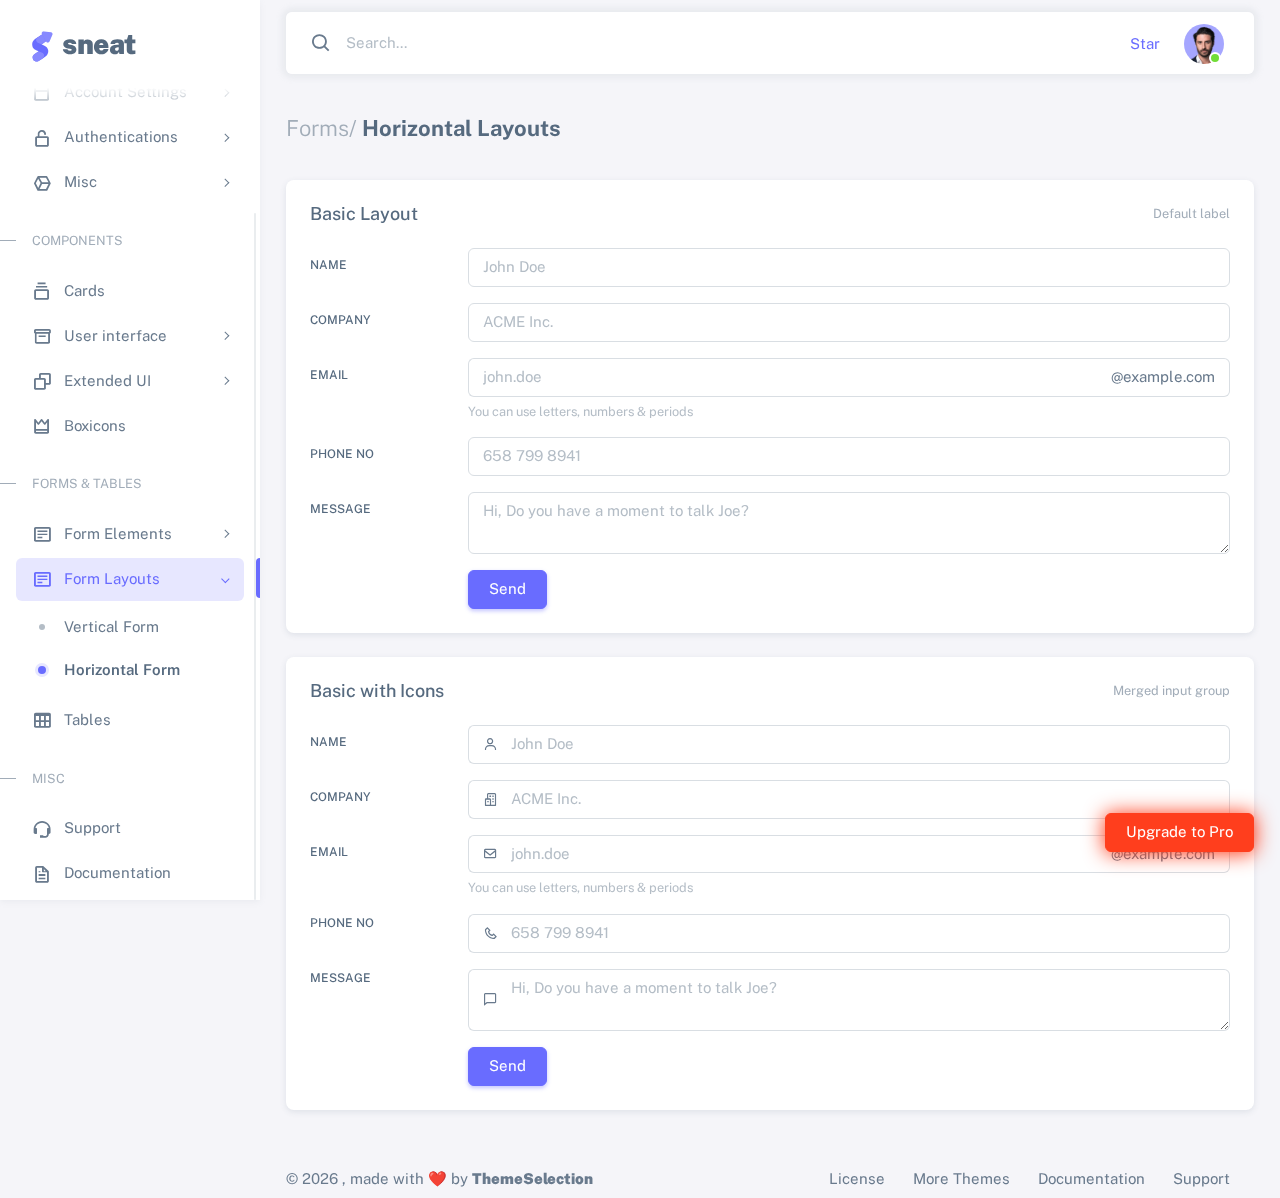
<file: html/form-layouts-horizontal.html>
<!DOCTYPE html>

<!-- =========================================================
* Sneat - Bootstrap 5 HTML Admin Template - Pro | v1.0.0
==============================================================

* Product Page: https://themeselection.com/products/sneat-bootstrap-html-admin-template/
* Created by: ThemeSelection
* License: You must have a valid license purchased in order to legally use the theme for your project.
* Copyright ThemeSelection (https://themeselection.com)

=========================================================
 -->
<!-- beautify ignore:start -->
<html
  lang="en"
  class="light-style layout-menu-fixed"
  dir="ltr"
  data-theme="theme-default"
  data-assets-path="../assets/"
  data-template="vertical-menu-template-free"
>
  <head>
    <meta charset="utf-8" />
    <meta
      name="viewport"
      content="width=device-width, initial-scale=1.0, user-scalable=no, minimum-scale=1.0, maximum-scale=1.0"
    />

    <title>Horizontal Layouts - Forms | Sneat - Bootstrap 5 HTML Admin Template - Pro</title>

    <meta name="description" content="" />

    <!-- Favicon -->
    <link rel="icon" type="image/x-icon" href="../assets/img/favicon/favicon.ico" />

    <!-- Fonts -->
    <link rel="preconnect" href="https://fonts.googleapis.com" />
    <link rel="preconnect" href="https://fonts.gstatic.com" crossorigin />
    <link
      href="https://fonts.googleapis.com/css2?family=Public+Sans:ital,wght@0,300;0,400;0,500;0,600;0,700;1,300;1,400;1,500;1,600;1,700&display=swap"
      rel="stylesheet"
    />

    <!-- Icons. Uncomment required icon fonts -->
    <link rel="stylesheet" href="../assets/vendor/fonts/boxicons.css" />

    <!-- Core CSS -->
    <link rel="stylesheet" href="../assets/vendor/css/core.css" class="template-customizer-core-css" />
    <link rel="stylesheet" href="../assets/vendor/css/theme-default.css" class="template-customizer-theme-css" />
    <link rel="stylesheet" href="../assets/css/demo.css" />

    <!-- Vendors CSS -->
    <link rel="stylesheet" href="../assets/vendor/libs/perfect-scrollbar/perfect-scrollbar.css" />

    <!-- Page CSS -->

    <!-- Helpers -->
    <script src="../assets/vendor/js/helpers.js"></script>

    <!--! Template customizer & Theme config files MUST be included after core stylesheets and helpers.js in the <head> section -->
    <!--? Config:  Mandatory theme config file contain global vars & default theme options, Set your preferred theme option in this file.  -->
    <script src="../assets/js/config.js"></script>
  </head>

  <body>
    <!-- Layout wrapper -->
    <div class="layout-wrapper layout-content-navbar">
      <div class="layout-container">
        <!-- Menu -->

        <aside id="layout-menu" class="layout-menu menu-vertical menu bg-menu-theme">
          <div class="app-brand demo">
            <a href="index.html" class="app-brand-link">
              <span class="app-brand-logo demo">
                <svg
                  width="25"
                  viewBox="0 0 25 42"
                  version="1.1"
                  xmlns="http://www.w3.org/2000/svg"
                  xmlns:xlink="http://www.w3.org/1999/xlink"
                >
                  <defs>
                    <path
                      d="M13.7918663,0.358365126 L3.39788168,7.44174259 C0.566865006,9.69408886 -0.379795268,12.4788597 0.557900856,15.7960551 C0.68998853,16.2305145 1.09562888,17.7872135 3.12357076,19.2293357 C3.8146334,19.7207684 5.32369333,20.3834223 7.65075054,21.2172976 L7.59773219,21.2525164 L2.63468769,24.5493413 C0.445452254,26.3002124 0.0884951797,28.5083815 1.56381646,31.1738486 C2.83770406,32.8170431 5.20850219,33.2640127 7.09180128,32.5391577 C8.347334,32.0559211 11.4559176,30.0011079 16.4175519,26.3747182 C18.0338572,24.4997857 18.6973423,22.4544883 18.4080071,20.2388261 C17.963753,17.5346866 16.1776345,15.5799961 13.0496516,14.3747546 L10.9194936,13.4715819 L18.6192054,7.984237 L13.7918663,0.358365126 Z"
                      id="path-1"
                    ></path>
                    <path
                      d="M5.47320593,6.00457225 C4.05321814,8.216144 4.36334763,10.0722806 6.40359441,11.5729822 C8.61520715,12.571656 10.0999176,13.2171421 10.8577257,13.5094407 L15.5088241,14.433041 L18.6192054,7.984237 C15.5364148,3.11535317 13.9273018,0.573395879 13.7918663,0.358365126 C13.5790555,0.511491653 10.8061687,2.3935607 5.47320593,6.00457225 Z"
                      id="path-3"
                    ></path>
                    <path
                      d="M7.50063644,21.2294429 L12.3234468,23.3159332 C14.1688022,24.7579751 14.397098,26.4880487 13.008334,28.506154 C11.6195701,30.5242593 10.3099883,31.790241 9.07958868,32.3040991 C5.78142938,33.4346997 4.13234973,34 4.13234973,34 C4.13234973,34 2.75489982,33.0538207 2.37032616e-14,31.1614621 C-0.55822714,27.8186216 -0.55822714,26.0572515 -4.05231404e-15,25.8773518 C0.83734071,25.6075023 2.77988457,22.8248993 3.3049379,22.52991 C3.65497346,22.3332504 5.05353963,21.8997614 7.50063644,21.2294429 Z"
                      id="path-4"
                    ></path>
                    <path
                      d="M20.6,7.13333333 L25.6,13.8 C26.2627417,14.6836556 26.0836556,15.9372583 25.2,16.6 C24.8538077,16.8596443 24.4327404,17 24,17 L14,17 C12.8954305,17 12,16.1045695 12,15 C12,14.5672596 12.1403557,14.1461923 12.4,13.8 L17.4,7.13333333 C18.0627417,6.24967773 19.3163444,6.07059163 20.2,6.73333333 C20.3516113,6.84704183 20.4862915,6.981722 20.6,7.13333333 Z"
                      id="path-5"
                    ></path>
                  </defs>
                  <g id="g-app-brand" stroke="none" stroke-width="1" fill="none" fill-rule="evenodd">
                    <g id="Brand-Logo" transform="translate(-27.000000, -15.000000)">
                      <g id="Icon" transform="translate(27.000000, 15.000000)">
                        <g id="Mask" transform="translate(0.000000, 8.000000)">
                          <mask id="mask-2" fill="white">
                            <use xlink:href="#path-1"></use>
                          </mask>
                          <use fill="#696cff" xlink:href="#path-1"></use>
                          <g id="Path-3" mask="url(#mask-2)">
                            <use fill="#696cff" xlink:href="#path-3"></use>
                            <use fill-opacity="0.2" fill="#FFFFFF" xlink:href="#path-3"></use>
                          </g>
                          <g id="Path-4" mask="url(#mask-2)">
                            <use fill="#696cff" xlink:href="#path-4"></use>
                            <use fill-opacity="0.2" fill="#FFFFFF" xlink:href="#path-4"></use>
                          </g>
                        </g>
                        <g
                          id="Triangle"
                          transform="translate(19.000000, 11.000000) rotate(-300.000000) translate(-19.000000, -11.000000) "
                        >
                          <use fill="#696cff" xlink:href="#path-5"></use>
                          <use fill-opacity="0.2" fill="#FFFFFF" xlink:href="#path-5"></use>
                        </g>
                      </g>
                    </g>
                  </g>
                </svg>
              </span>
              <span class="app-brand-text demo menu-text fw-bolder ms-2">Sneat</span>
            </a>

            <a href="javascript:void(0);" class="layout-menu-toggle menu-link text-large ms-auto d-block d-xl-none">
              <i class="bx bx-chevron-left bx-sm align-middle"></i>
            </a>
          </div>

          <div class="menu-inner-shadow"></div>

          <ul class="menu-inner py-1">
            <!-- Dashboard -->
            <li class="menu-item">
              <a href="index.html" class="menu-link">
                <i class="menu-icon tf-icons bx bx-home-circle"></i>
                <div data-i18n="Analytics">Dashboard</div>
              </a>
            </li>

            <!-- Layouts -->
            <li class="menu-item">
              <a href="javascript:void(0);" class="menu-link menu-toggle">
                <i class="menu-icon tf-icons bx bx-layout"></i>
                <div data-i18n="Layouts">Layouts</div>
              </a>

              <ul class="menu-sub">
                <li class="menu-item">
                  <a href="layouts-without-menu.html" class="menu-link">
                    <div data-i18n="Without menu">Without menu</div>
                  </a>
                </li>
                <li class="menu-item">
                  <a href="layouts-without-navbar.html" class="menu-link">
                    <div data-i18n="Without navbar">Without navbar</div>
                  </a>
                </li>
                <li class="menu-item">
                  <a href="layouts-container.html" class="menu-link">
                    <div data-i18n="Container">Container</div>
                  </a>
                </li>
                <li class="menu-item">
                  <a href="layouts-fluid.html" class="menu-link">
                    <div data-i18n="Fluid">Fluid</div>
                  </a>
                </li>
                <li class="menu-item">
                  <a href="layouts-blank.html" class="menu-link">
                    <div data-i18n="Blank">Blank</div>
                  </a>
                </li>
              </ul>
            </li>

            <li class="menu-header small text-uppercase">
              <span class="menu-header-text">Pages</span>
            </li>
            <li class="menu-item">
              <a href="javascript:void(0);" class="menu-link menu-toggle">
                <i class="menu-icon tf-icons bx bx-dock-top"></i>
                <div data-i18n="Account Settings">Account Settings</div>
              </a>
              <ul class="menu-sub">
                <li class="menu-item">
                  <a href="pages-account-settings-account.html" class="menu-link">
                    <div data-i18n="Account">Account</div>
                  </a>
                </li>
                <li class="menu-item">
                  <a href="pages-account-settings-notifications.html" class="menu-link">
                    <div data-i18n="Notifications">Notifications</div>
                  </a>
                </li>
                <li class="menu-item">
                  <a href="pages-account-settings-connections.html" class="menu-link">
                    <div data-i18n="Connections">Connections</div>
                  </a>
                </li>
              </ul>
            </li>
            <li class="menu-item">
              <a href="javascript:void(0);" class="menu-link menu-toggle">
                <i class="menu-icon tf-icons bx bx-lock-open-alt"></i>
                <div data-i18n="Authentications">Authentications</div>
              </a>
              <ul class="menu-sub">
                <li class="menu-item">
                  <a href="auth-login-basic.html" class="menu-link" target="_blank">
                    <div data-i18n="Basic">Login</div>
                  </a>
                </li>
                <li class="menu-item">
                  <a href="auth-register-basic.html" class="menu-link" target="_blank">
                    <div data-i18n="Basic">Register</div>
                  </a>
                </li>
                <li class="menu-item">
                  <a href="auth-forgot-password-basic.html" class="menu-link" target="_blank">
                    <div data-i18n="Basic">Forgot Password</div>
                  </a>
                </li>
              </ul>
            </li>
            <li class="menu-item">
              <a href="javascript:void(0);" class="menu-link menu-toggle">
                <i class="menu-icon tf-icons bx bx-cube-alt"></i>
                <div data-i18n="Misc">Misc</div>
              </a>
              <ul class="menu-sub">
                <li class="menu-item">
                  <a href="pages-misc-error.html" class="menu-link">
                    <div data-i18n="Error">Error</div>
                  </a>
                </li>
                <li class="menu-item">
                  <a href="pages-misc-under-maintenance.html" class="menu-link">
                    <div data-i18n="Under Maintenance">Under Maintenance</div>
                  </a>
                </li>
              </ul>
            </li>
            <!-- Components -->
            <li class="menu-header small text-uppercase"><span class="menu-header-text">Components</span></li>
            <!-- Cards -->
            <li class="menu-item">
              <a href="cards-basic.html" class="menu-link">
                <i class="menu-icon tf-icons bx bx-collection"></i>
                <div data-i18n="Basic">Cards</div>
              </a>
            </li>
            <!-- User interface -->
            <li class="menu-item">
              <a href="javascript:void(0)" class="menu-link menu-toggle">
                <i class="menu-icon tf-icons bx bx-box"></i>
                <div data-i18n="User interface">User interface</div>
              </a>
              <ul class="menu-sub">
                <li class="menu-item">
                  <a href="ui-accordion.html" class="menu-link">
                    <div data-i18n="Accordion">Accordion</div>
                  </a>
                </li>
                <li class="menu-item">
                  <a href="ui-alerts.html" class="menu-link">
                    <div data-i18n="Alerts">Alerts</div>
                  </a>
                </li>
                <li class="menu-item">
                  <a href="ui-badges.html" class="menu-link">
                    <div data-i18n="Badges">Badges</div>
                  </a>
                </li>
                <li class="menu-item">
                  <a href="ui-buttons.html" class="menu-link">
                    <div data-i18n="Buttons">Buttons</div>
                  </a>
                </li>
                <li class="menu-item">
                  <a href="ui-carousel.html" class="menu-link">
                    <div data-i18n="Carousel">Carousel</div>
                  </a>
                </li>
                <li class="menu-item">
                  <a href="ui-collapse.html" class="menu-link">
                    <div data-i18n="Collapse">Collapse</div>
                  </a>
                </li>
                <li class="menu-item">
                  <a href="ui-dropdowns.html" class="menu-link">
                    <div data-i18n="Dropdowns">Dropdowns</div>
                  </a>
                </li>
                <li class="menu-item">
                  <a href="ui-footer.html" class="menu-link">
                    <div data-i18n="Footer">Footer</div>
                  </a>
                </li>
                <li class="menu-item">
                  <a href="ui-list-groups.html" class="menu-link">
                    <div data-i18n="List Groups">List groups</div>
                  </a>
                </li>
                <li class="menu-item">
                  <a href="ui-modals.html" class="menu-link">
                    <div data-i18n="Modals">Modals</div>
                  </a>
                </li>
                <li class="menu-item">
                  <a href="ui-navbar.html" class="menu-link">
                    <div data-i18n="Navbar">Navbar</div>
                  </a>
                </li>
                <li class="menu-item">
                  <a href="ui-offcanvas.html" class="menu-link">
                    <div data-i18n="Offcanvas">Offcanvas</div>
                  </a>
                </li>
                <li class="menu-item">
                  <a href="ui-pagination-breadcrumbs.html" class="menu-link">
                    <div data-i18n="Pagination &amp; Breadcrumbs">Pagination &amp; Breadcrumbs</div>
                  </a>
                </li>
                <li class="menu-item">
                  <a href="ui-progress.html" class="menu-link">
                    <div data-i18n="Progress">Progress</div>
                  </a>
                </li>
                <li class="menu-item">
                  <a href="ui-spinners.html" class="menu-link">
                    <div data-i18n="Spinners">Spinners</div>
                  </a>
                </li>
                <li class="menu-item">
                  <a href="ui-tabs-pills.html" class="menu-link">
                    <div data-i18n="Tabs &amp; Pills">Tabs &amp; Pills</div>
                  </a>
                </li>
                <li class="menu-item">
                  <a href="ui-toasts.html" class="menu-link">
                    <div data-i18n="Toasts">Toasts</div>
                  </a>
                </li>
                <li class="menu-item">
                  <a href="ui-tooltips-popovers.html" class="menu-link">
                    <div data-i18n="Tooltips & Popovers">Tooltips &amp; popovers</div>
                  </a>
                </li>
                <li class="menu-item">
                  <a href="ui-typography.html" class="menu-link">
                    <div data-i18n="Typography">Typography</div>
                  </a>
                </li>
              </ul>
            </li>

            <!-- Extended components -->
            <li class="menu-item">
              <a href="javascript:void(0)" class="menu-link menu-toggle">
                <i class="menu-icon tf-icons bx bx-copy"></i>
                <div data-i18n="Extended UI">Extended UI</div>
              </a>
              <ul class="menu-sub">
                <li class="menu-item">
                  <a href="extended-ui-perfect-scrollbar.html" class="menu-link">
                    <div data-i18n="Perfect Scrollbar">Perfect scrollbar</div>
                  </a>
                </li>
                <li class="menu-item">
                  <a href="extended-ui-text-divider.html" class="menu-link">
                    <div data-i18n="Text Divider">Text Divider</div>
                  </a>
                </li>
              </ul>
            </li>

            <li class="menu-item">
              <a href="icons-boxicons.html" class="menu-link">
                <i class="menu-icon tf-icons bx bx-crown"></i>
                <div data-i18n="Boxicons">Boxicons</div>
              </a>
            </li>

            <!-- Forms & Tables -->
            <li class="menu-header small text-uppercase"><span class="menu-header-text">Forms &amp; Tables</span></li>
            <!-- Forms -->
            <li class="menu-item">
              <a href="javascript:void(0);" class="menu-link menu-toggle">
                <i class="menu-icon tf-icons bx bx-detail"></i>
                <div data-i18n="Form Elements">Form Elements</div>
              </a>
              <ul class="menu-sub">
                <li class="menu-item">
                  <a href="forms-basic-inputs.html" class="menu-link">
                    <div data-i18n="Basic Inputs">Basic Inputs</div>
                  </a>
                </li>
                <li class="menu-item">
                  <a href="forms-input-groups.html" class="menu-link">
                    <div data-i18n="Input groups">Input groups</div>
                  </a>
                </li>
              </ul>
            </li>
            <li class="menu-item active open">
              <a href="javascript:void(0);" class="menu-link menu-toggle">
                <i class="menu-icon tf-icons bx bx-detail"></i>
                <div data-i18n="Form Layouts">Form Layouts</div>
              </a>
              <ul class="menu-sub">
                <li class="menu-item">
                  <a href="form-layouts-vertical.html" class="menu-link">
                    <div data-i18n="Vertical Form">Vertical Form</div>
                  </a>
                </li>
                <li class="menu-item active">
                  <a href="form-layouts-horizontal.html" class="menu-link">
                    <div data-i18n="Horizontal Form">Horizontal Form</div>
                  </a>
                </li>
              </ul>
            </li>
            <!-- Tables -->
            <li class="menu-item">
              <a href="tables-basic.html" class="menu-link">
                <i class="menu-icon tf-icons bx bx-table"></i>
                <div data-i18n="Tables">Tables</div>
              </a>
            </li>
            <!-- Misc -->
            <li class="menu-header small text-uppercase"><span class="menu-header-text">Misc</span></li>
            <li class="menu-item">
              <a
                href="https://github.com/themeselection/sneat-html-admin-template-free/issues"
                target="_blank"
                class="menu-link"
              >
                <i class="menu-icon tf-icons bx bx-support"></i>
                <div data-i18n="Support">Support</div>
              </a>
            </li>
            <li class="menu-item">
              <a
                href="https://themeselection.com/demo/sneat-bootstrap-html-admin-template/documentation/"
                target="_blank"
                class="menu-link"
              >
                <i class="menu-icon tf-icons bx bx-file"></i>
                <div data-i18n="Documentation">Documentation</div>
              </a>
            </li>
          </ul>
        </aside>
        <!-- / Menu -->

        <!-- Layout container -->
        <div class="layout-page">
          <!-- Navbar -->

          <nav
            class="layout-navbar container-xxl navbar navbar-expand-xl navbar-detached align-items-center bg-navbar-theme"
            id="layout-navbar"
          >
            <div class="layout-menu-toggle navbar-nav align-items-xl-center me-3 me-xl-0 d-xl-none">
              <a class="nav-item nav-link px-0 me-xl-4" href="javascript:void(0)">
                <i class="bx bx-menu bx-sm"></i>
              </a>
            </div>

            <div class="navbar-nav-right d-flex align-items-center" id="navbar-collapse">
              <!-- Search -->
              <div class="navbar-nav align-items-center">
                <div class="nav-item d-flex align-items-center">
                  <i class="bx bx-search fs-4 lh-0"></i>
                  <input
                    type="text"
                    class="form-control border-0 shadow-none"
                    placeholder="Search..."
                    aria-label="Search..."
                  />
                </div>
              </div>
              <!-- /Search -->

              <ul class="navbar-nav flex-row align-items-center ms-auto">
                <!-- Place this tag where you want the button to render. -->
                <li class="nav-item lh-1 me-3">
                  <a
                    class="github-button"
                    href="https://github.com/themeselection/sneat-html-admin-template-free"
                    data-icon="octicon-star"
                    data-size="large"
                    data-show-count="true"
                    aria-label="Star themeselection/sneat-html-admin-template-free on GitHub"
                    >Star</a
                  >
                </li>

                <!-- User -->
                <li class="nav-item navbar-dropdown dropdown-user dropdown">
                  <a class="nav-link dropdown-toggle hide-arrow" href="javascript:void(0);" data-bs-toggle="dropdown">
                    <div class="avatar avatar-online">
                      <img src="../assets/img/avatars/1.png" alt class="w-px-40 h-auto rounded-circle" />
                    </div>
                  </a>
                  <ul class="dropdown-menu dropdown-menu-end">
                    <li>
                      <a class="dropdown-item" href="#">
                        <div class="d-flex">
                          <div class="flex-shrink-0 me-3">
                            <div class="avatar avatar-online">
                              <img src="../assets/img/avatars/1.png" alt class="w-px-40 h-auto rounded-circle" />
                            </div>
                          </div>
                          <div class="flex-grow-1">
                            <span class="fw-semibold d-block">John Doe</span>
                            <small class="text-muted">Admin</small>
                          </div>
                        </div>
                      </a>
                    </li>
                    <li>
                      <div class="dropdown-divider"></div>
                    </li>
                    <li>
                      <a class="dropdown-item" href="#">
                        <i class="bx bx-user me-2"></i>
                        <span class="align-middle">My Profile</span>
                      </a>
                    </li>
                    <li>
                      <a class="dropdown-item" href="#">
                        <i class="bx bx-cog me-2"></i>
                        <span class="align-middle">Settings</span>
                      </a>
                    </li>
                    <li>
                      <a class="dropdown-item" href="#">
                        <span class="d-flex align-items-center align-middle">
                          <i class="flex-shrink-0 bx bx-credit-card me-2"></i>
                          <span class="flex-grow-1 align-middle">Billing</span>
                          <span class="flex-shrink-0 badge badge-center rounded-pill bg-danger w-px-20 h-px-20">4</span>
                        </span>
                      </a>
                    </li>
                    <li>
                      <div class="dropdown-divider"></div>
                    </li>
                    <li>
                      <a class="dropdown-item" href="auth-login-basic.html">
                        <i class="bx bx-power-off me-2"></i>
                        <span class="align-middle">Log Out</span>
                      </a>
                    </li>
                  </ul>
                </li>
                <!--/ User -->
              </ul>
            </div>
          </nav>

          <!-- / Navbar -->

          <!-- Content wrapper -->
          <div class="content-wrapper">
            <!-- Content -->

            <div class="container-xxl flex-grow-1 container-p-y">
              <h4 class="fw-bold py-3 mb-4"><span class="text-muted fw-light">Forms/</span> Horizontal Layouts</h4>

              <!-- Basic Layout & Basic with Icons -->
              <div class="row">
                <!-- Basic Layout -->
                <div class="col-xxl">
                  <div class="card mb-4">
                    <div class="card-header d-flex align-items-center justify-content-between">
                      <h5 class="mb-0">Basic Layout</h5>
                      <small class="text-muted float-end">Default label</small>
                    </div>
                    <div class="card-body">
                      <form>
                        <div class="row mb-3">
                          <label class="col-sm-2 col-form-label" for="basic-default-name">Name</label>
                          <div class="col-sm-10">
                            <input type="text" class="form-control" id="basic-default-name" placeholder="John Doe" />
                          </div>
                        </div>
                        <div class="row mb-3">
                          <label class="col-sm-2 col-form-label" for="basic-default-company">Company</label>
                          <div class="col-sm-10">
                            <input
                              type="text"
                              class="form-control"
                              id="basic-default-company"
                              placeholder="ACME Inc."
                            />
                          </div>
                        </div>
                        <div class="row mb-3">
                          <label class="col-sm-2 col-form-label" for="basic-default-email">Email</label>
                          <div class="col-sm-10">
                            <div class="input-group input-group-merge">
                              <input
                                type="text"
                                id="basic-default-email"
                                class="form-control"
                                placeholder="john.doe"
                                aria-label="john.doe"
                                aria-describedby="basic-default-email2"
                              />
                              <span class="input-group-text" id="basic-default-email2">@example.com</span>
                            </div>
                            <div class="form-text">You can use letters, numbers & periods</div>
                          </div>
                        </div>
                        <div class="row mb-3">
                          <label class="col-sm-2 col-form-label" for="basic-default-phone">Phone No</label>
                          <div class="col-sm-10">
                            <input
                              type="text"
                              id="basic-default-phone"
                              class="form-control phone-mask"
                              placeholder="658 799 8941"
                              aria-label="658 799 8941"
                              aria-describedby="basic-default-phone"
                            />
                          </div>
                        </div>
                        <div class="row mb-3">
                          <label class="col-sm-2 col-form-label" for="basic-default-message">Message</label>
                          <div class="col-sm-10">
                            <textarea
                              id="basic-default-message"
                              class="form-control"
                              placeholder="Hi, Do you have a moment to talk Joe?"
                              aria-label="Hi, Do you have a moment to talk Joe?"
                              aria-describedby="basic-icon-default-message2"
                            ></textarea>
                          </div>
                        </div>
                        <div class="row justify-content-end">
                          <div class="col-sm-10">
                            <button type="submit" class="btn btn-primary">Send</button>
                          </div>
                        </div>
                      </form>
                    </div>
                  </div>
                </div>
                <!-- Basic with Icons -->
                <div class="col-xxl">
                  <div class="card mb-4">
                    <div class="card-header d-flex align-items-center justify-content-between">
                      <h5 class="mb-0">Basic with Icons</h5>
                      <small class="text-muted float-end">Merged input group</small>
                    </div>
                    <div class="card-body">
                      <form>
                        <div class="row mb-3">
                          <label class="col-sm-2 col-form-label" for="basic-icon-default-fullname">Name</label>
                          <div class="col-sm-10">
                            <div class="input-group input-group-merge">
                              <span id="basic-icon-default-fullname2" class="input-group-text"
                                ><i class="bx bx-user"></i
                              ></span>
                              <input
                                type="text"
                                class="form-control"
                                id="basic-icon-default-fullname"
                                placeholder="John Doe"
                                aria-label="John Doe"
                                aria-describedby="basic-icon-default-fullname2"
                              />
                            </div>
                          </div>
                        </div>
                        <div class="row mb-3">
                          <label class="col-sm-2 col-form-label" for="basic-icon-default-company">Company</label>
                          <div class="col-sm-10">
                            <div class="input-group input-group-merge">
                              <span id="basic-icon-default-company2" class="input-group-text"
                                ><i class="bx bx-buildings"></i
                              ></span>
                              <input
                                type="text"
                                id="basic-icon-default-company"
                                class="form-control"
                                placeholder="ACME Inc."
                                aria-label="ACME Inc."
                                aria-describedby="basic-icon-default-company2"
                              />
                            </div>
                          </div>
                        </div>
                        <div class="row mb-3">
                          <label class="col-sm-2 col-form-label" for="basic-icon-default-email">Email</label>
                          <div class="col-sm-10">
                            <div class="input-group input-group-merge">
                              <span class="input-group-text"><i class="bx bx-envelope"></i></span>
                              <input
                                type="text"
                                id="basic-icon-default-email"
                                class="form-control"
                                placeholder="john.doe"
                                aria-label="john.doe"
                                aria-describedby="basic-icon-default-email2"
                              />
                              <span id="basic-icon-default-email2" class="input-group-text">@example.com</span>
                            </div>
                            <div class="form-text">You can use letters, numbers & periods</div>
                          </div>
                        </div>
                        <div class="row mb-3">
                          <label class="col-sm-2 form-label" for="basic-icon-default-phone">Phone No</label>
                          <div class="col-sm-10">
                            <div class="input-group input-group-merge">
                              <span id="basic-icon-default-phone2" class="input-group-text"
                                ><i class="bx bx-phone"></i
                              ></span>
                              <input
                                type="text"
                                id="basic-icon-default-phone"
                                class="form-control phone-mask"
                                placeholder="658 799 8941"
                                aria-label="658 799 8941"
                                aria-describedby="basic-icon-default-phone2"
                              />
                            </div>
                          </div>
                        </div>
                        <div class="row mb-3">
                          <label class="col-sm-2 form-label" for="basic-icon-default-message">Message</label>
                          <div class="col-sm-10">
                            <div class="input-group input-group-merge">
                              <span id="basic-icon-default-message2" class="input-group-text"
                                ><i class="bx bx-comment"></i
                              ></span>
                              <textarea
                                id="basic-icon-default-message"
                                class="form-control"
                                placeholder="Hi, Do you have a moment to talk Joe?"
                                aria-label="Hi, Do you have a moment to talk Joe?"
                                aria-describedby="basic-icon-default-message2"
                              ></textarea>
                            </div>
                          </div>
                        </div>
                        <div class="row justify-content-end">
                          <div class="col-sm-10">
                            <button type="submit" class="btn btn-primary">Send</button>
                          </div>
                        </div>
                      </form>
                    </div>
                  </div>
                </div>
              </div>
            </div>
            <!-- / Content -->

            <!-- Footer -->
            <footer class="content-footer footer bg-footer-theme">
              <div class="container-xxl d-flex flex-wrap justify-content-between py-2 flex-md-row flex-column">
                <div class="mb-2 mb-md-0">
                  ©
                  <script>
                    document.write(new Date().getFullYear());
                  </script>
                  , made with ❤️ by
                  <a href="https://themeselection.com" target="_blank" class="footer-link fw-bolder">ThemeSelection</a>
                </div>
                <div>
                  <a href="https://themeselection.com/license/" class="footer-link me-4" target="_blank">License</a>
                  <a href="https://themeselection.com/" target="_blank" class="footer-link me-4">More Themes</a>

                  <a
                    href="https://themeselection.com/demo/sneat-bootstrap-html-admin-template/documentation/"
                    target="_blank"
                    class="footer-link me-4"
                    >Documentation</a
                  >

                  <a
                    href="https://github.com/themeselection/sneat-html-admin-template-free/issues"
                    target="_blank"
                    class="footer-link me-4"
                    >Support</a
                  >
                </div>
              </div>
            </footer>
            <!-- / Footer -->

            <div class="content-backdrop fade"></div>
          </div>
          <!-- Content wrapper -->
        </div>
        <!-- / Layout page -->
      </div>

      <!-- Overlay -->
      <div class="layout-overlay layout-menu-toggle"></div>
    </div>
    <!-- / Layout wrapper -->

    <div class="buy-now">
      <a
        href="https://themeselection.com/products/sneat-bootstrap-html-admin-template/"
        target="_blank"
        class="btn btn-danger btn-buy-now"
        >Upgrade to Pro</a
      >
    </div>

    <!-- Core JS -->
    <!-- build:js assets/vendor/js/core.js -->
    <script src="../assets/vendor/libs/jquery/jquery.js"></script>
    <script src="../assets/vendor/libs/popper/popper.js"></script>
    <script src="../assets/vendor/js/bootstrap.js"></script>
    <script src="../assets/vendor/libs/perfect-scrollbar/perfect-scrollbar.js"></script>

    <script src="../assets/vendor/js/menu.js"></script>
    <!-- endbuild -->

    <!-- Vendors JS -->

    <!-- Main JS -->
    <script src="../assets/js/main.js"></script>

    <!-- Page JS -->

    <!-- Place this tag in your head or just before your close body tag. -->
    <script async defer src="https://buttons.github.io/buttons.js"></script>
  </body>
</html>
</file>
